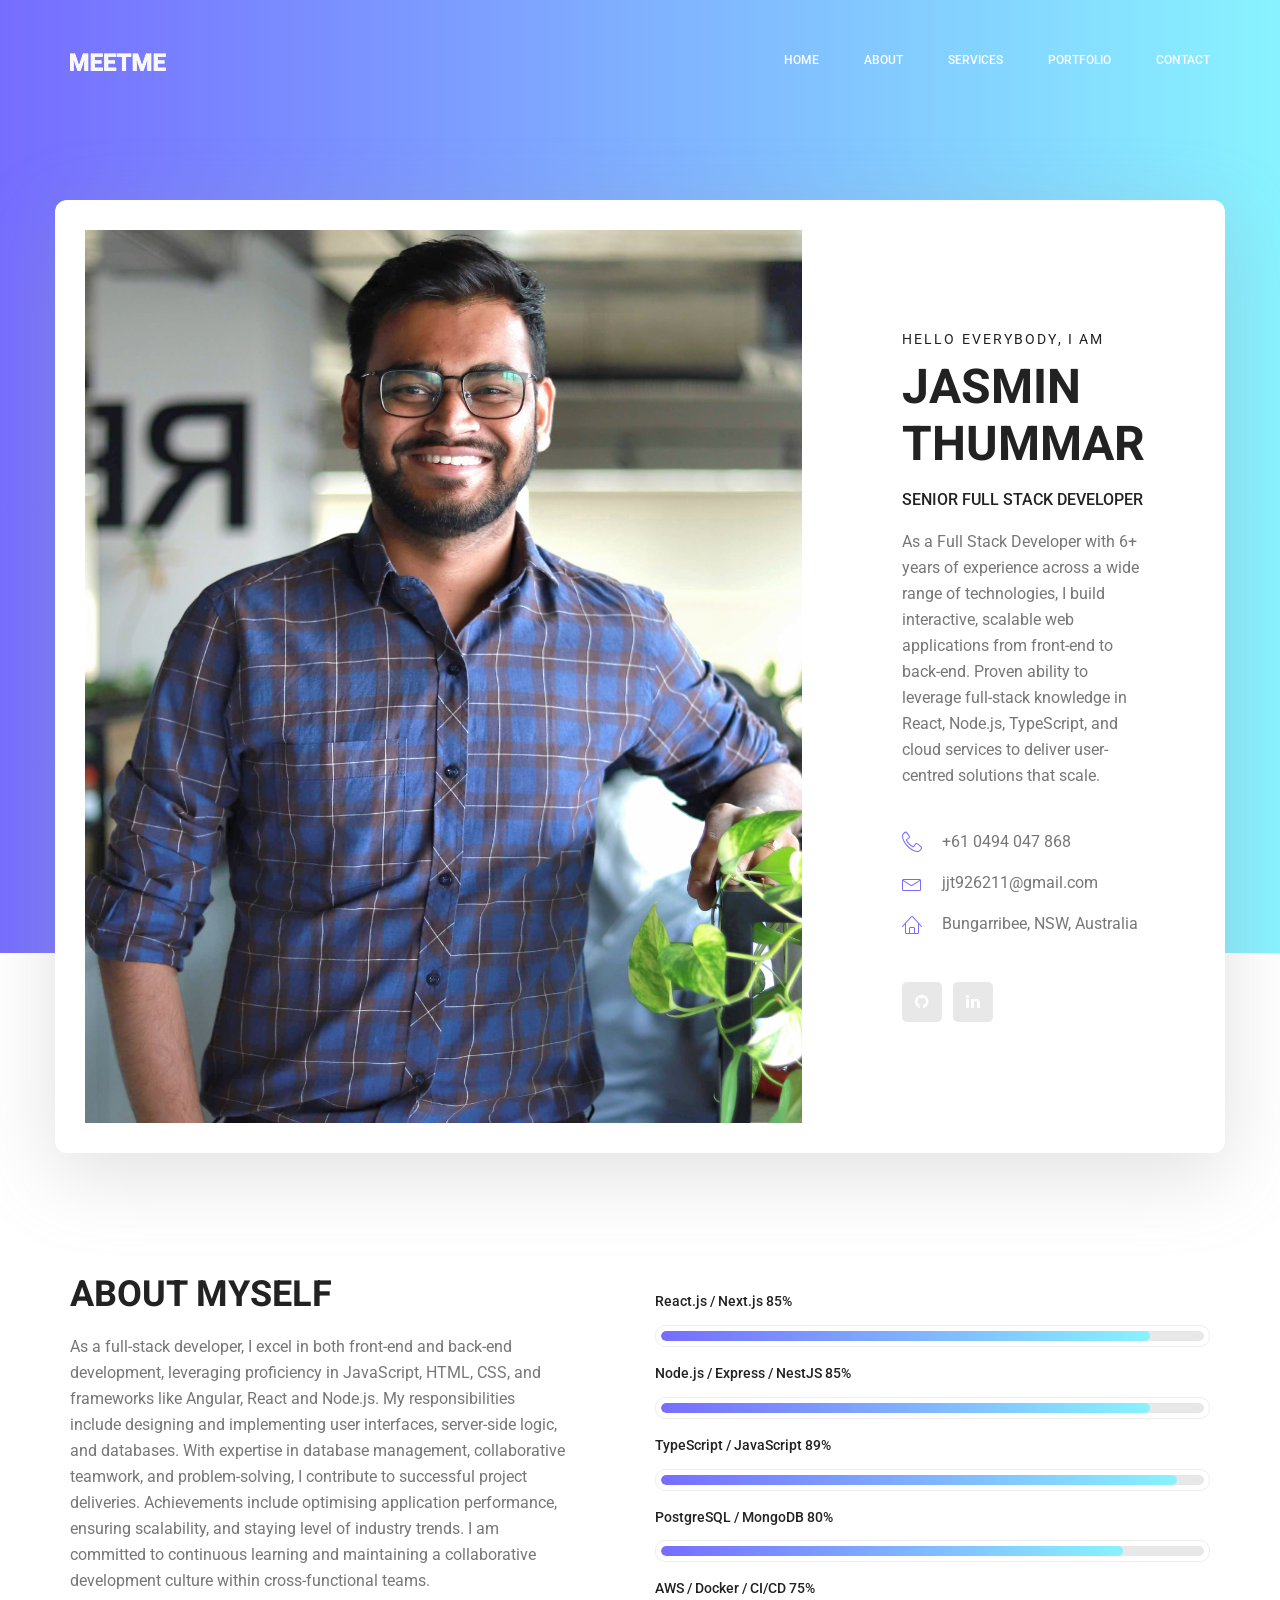
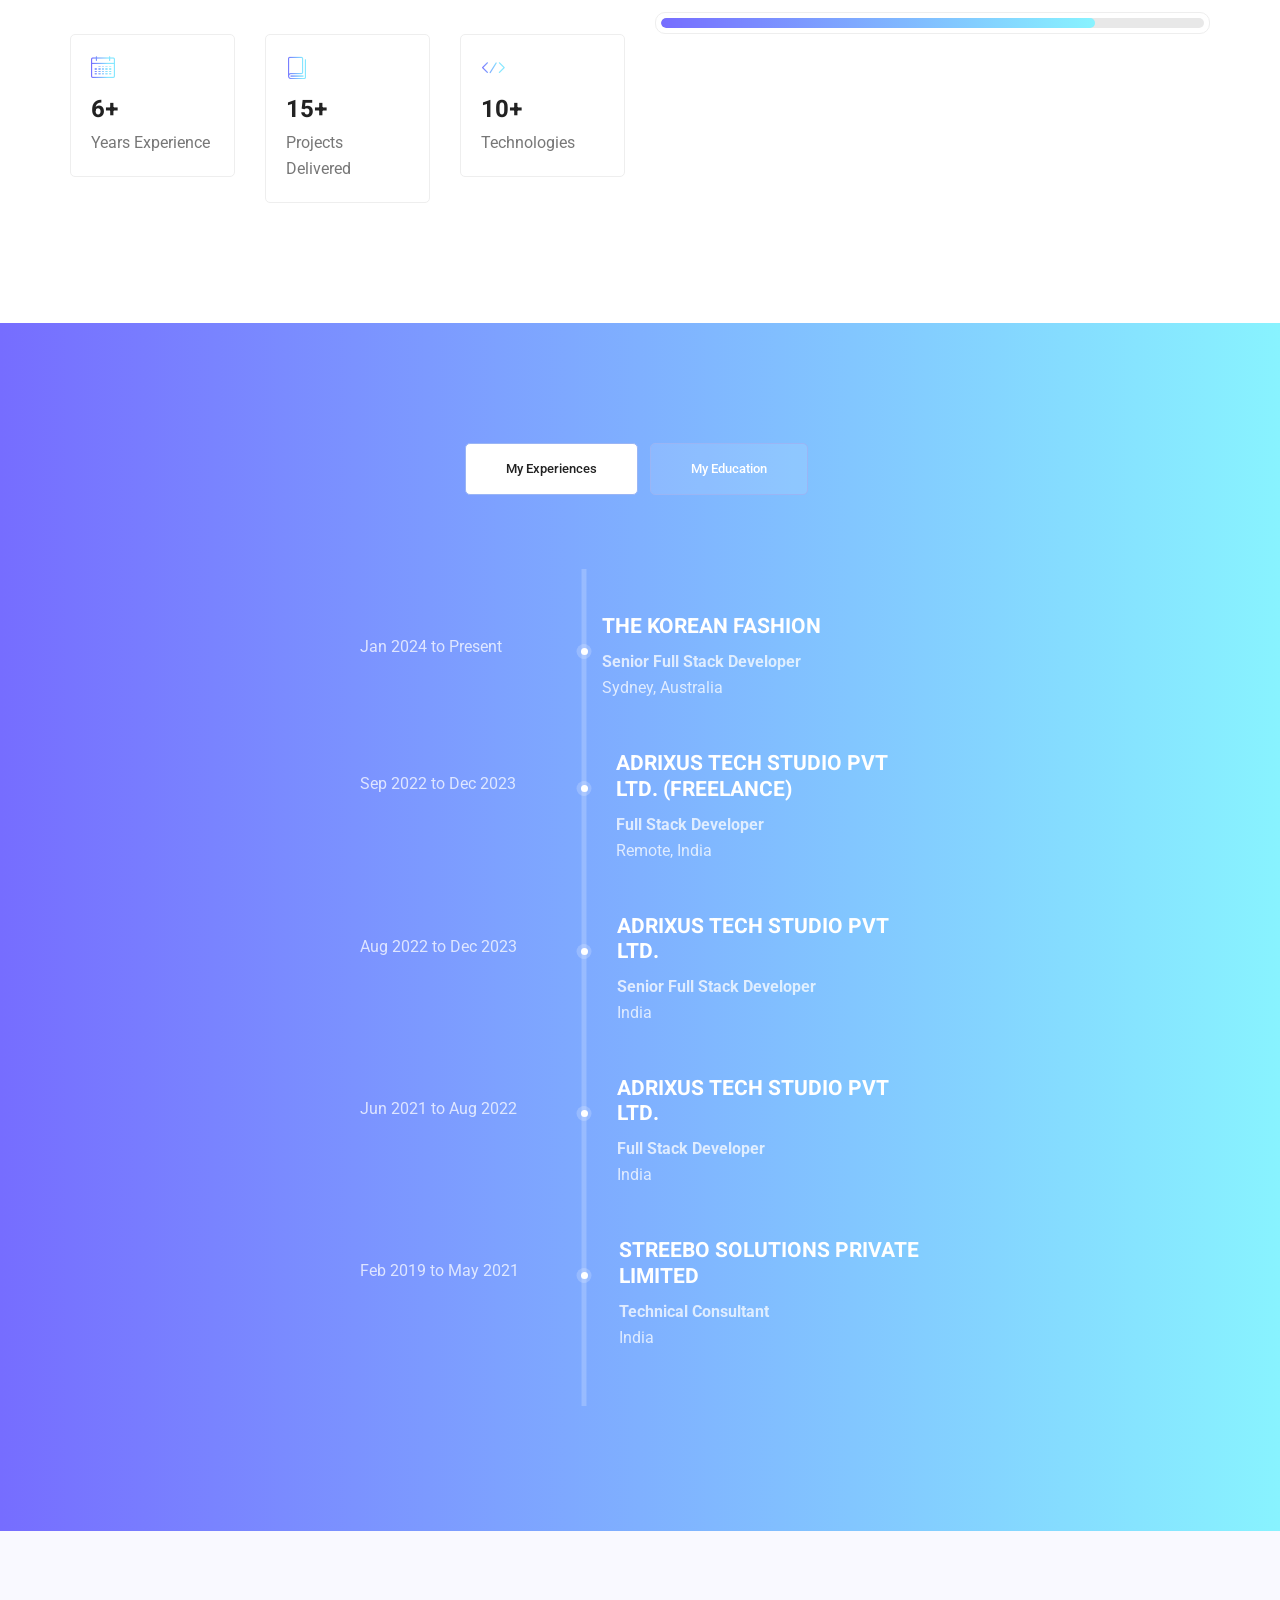
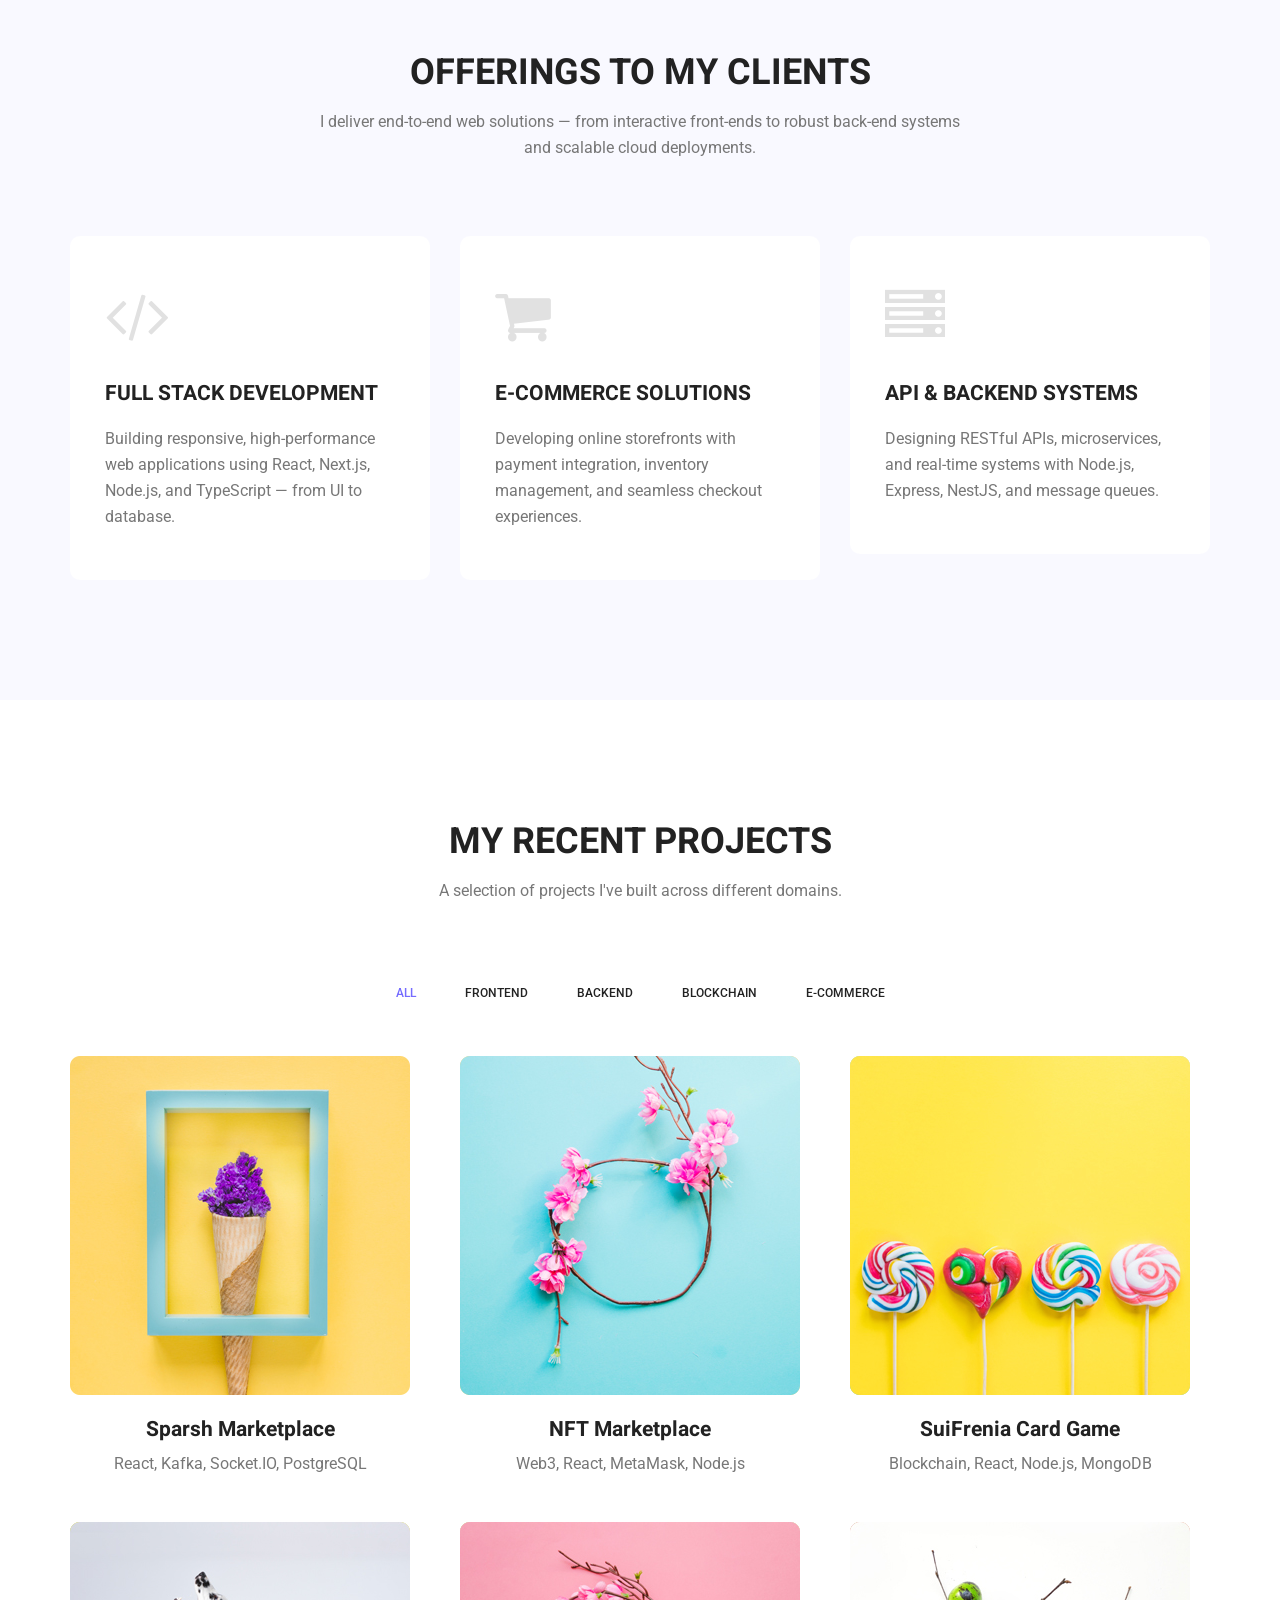
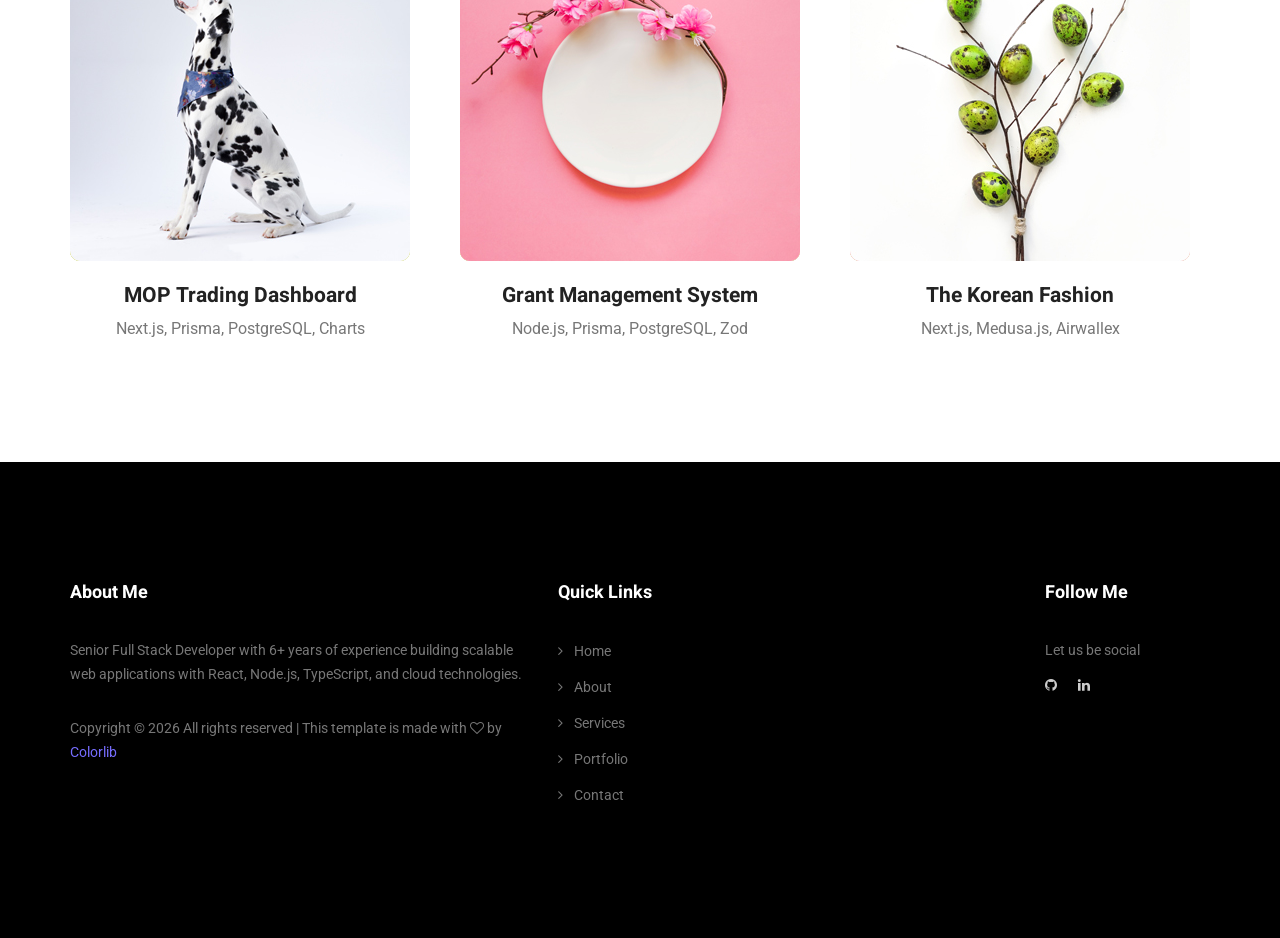
<file: index.html>
<!DOCTYPE html>
<html lang="en">
  <head>
    <!-- Required meta tags -->
    <meta charset="utf-8" />
    <meta
      name="viewport"
      content="width=device-width, initial-scale=1, shrink-to-fit=no"
    />
    <meta name="description" content="Jasmin Thummar - Senior Full Stack Developer with 6+ years of experience in React, Node.js, TypeScript, and cloud technologies." />
    <link rel="icon" href="img/favicon.png" type="image/png" />
    <title>Jasmin Thummar | Full Stack Developer</title>
    <!-- Bootstrap CSS -->
    <link rel="stylesheet" href="css/bootstrap.css" />
    <link rel="stylesheet" href="vendors/linericon/style.css" />
    <link rel="stylesheet" href="css/font-awesome.min.css" />
    <link rel="stylesheet" href="vendors/owl-carousel/owl.carousel.min.css" />
    <link rel="stylesheet" href="vendors/lightbox/simpleLightbox.css" />
    <link rel="stylesheet" href="vendors/nice-select/css/nice-select.css" />
    <link rel="stylesheet" href="vendors/animate-css/animate.css" />
    <link rel="stylesheet" href="vendors/popup/magnific-popup.css" />
    <link rel="stylesheet" href="vendors/flaticon/flaticon.css" />
    <!-- main css -->
    <link rel="stylesheet" href="css/style.css" />
    <link rel="stylesheet" href="css/responsive.css" />
  </head>
  <body>
    <!--================Header Menu Area =================-->
    <header class="header_area">
      <div class="main_menu">
        <nav class="navbar navbar-expand-lg navbar-light">
          <div class="container box_1620">
            <!-- Brand and toggle get grouped for better mobile display -->
            <a class="navbar-brand logo_h" href="index.html"
              ><img src="img/logo.png" alt=""
            /></a>
            <button
              class="navbar-toggler"
              type="button"
              data-toggle="collapse"
              data-target="#navbarSupportedContent"
              aria-controls="navbarSupportedContent"
              aria-expanded="false"
              aria-label="Toggle navigation"
            >
              <span class="icon-bar"></span>
              <span class="icon-bar"></span>
              <span class="icon-bar"></span>
            </button>
            <!-- Collect the nav links, forms, and other content for toggling -->
            <div
              class="collapse navbar-collapse offset"
              id="navbarSupportedContent"
            >
              <ul class="nav navbar-nav menu_nav ml-auto">
                <li class="nav-item active">
                  <a class="nav-link" href="index.html">Home</a>
                </li>
                <li class="nav-item">
                  <a class="nav-link" href="about-us.html">About</a>
                </li>
                <li class="nav-item">
                  <a class="nav-link" href="services.html">Services</a>
                </li>
                <li class="nav-item">
                  <a class="nav-link" href="portfolio.html">Portfolio</a>
                </li>
                <li class="nav-item">
                  <a class="nav-link" href="contact.html">Contact</a>
                </li>
              </ul>
            </div>
          </div>
        </nav>
      </div>
    </header>
    <!--================Header Menu Area =================-->

    <!--================Home Banner Area =================-->
    <section class="home_banner_area">
      <div class="container box_1620">
        <div class="banner_inner d-flex align-items-center">
          <div class="banner_content">
            <div class="media">
              <div class="d-flex">
                <img class="personal_profile" src="img/personal.jpg" alt="" />
              </div>
              <div class="media-body">
                <div class="personal_text">
                  <h6>Hello Everybody, i am</h6>
                  <h3>Jasmin Thummar</h3>
                  <h4>Senior Full Stack Developer</h4>
                  <p>
                    As a Full Stack Developer with 6+ years of experience across
                    a wide range of technologies, I build interactive, scalable
                    web applications from front-end to back-end. Proven ability
                    to leverage full-stack knowledge in React, Node.js,
                    TypeScript, and cloud services to deliver user-centred
                    solutions that scale.
                  </p>
                  <ul class="list basic_info">
                    <li>
                      <a href="#"
                        ><i class="lnr lnr-phone-handset"></i> +61 0494 047
                        868</a
                      >
                    </li>
                    <li>
                      <a href="#"
                        ><i class="lnr lnr-envelope"></i>jjt926211@gmail.com</a
                      >
                    </li>
                    <li>
                      <a href="#"
                        ><i class="lnr lnr-home"></i>Bungarribee, NSW, Australia</a
                      >
                    </li>
                  </ul>
                  <ul class="list personal_social">
                    <li>
                      <a
                        href="https://github.com/jasmin926211?tab=repositories"
                        target="_blank"
                        ><i class="fa fa-github"></i
                      ></a>
                    </li>
                    <li>
                      <a
                        href="https://www.linkedin.com/in/jasmin-thummar-3a6225126/"
                        target="_blank"
                        ><i class="fa fa-linkedin"></i
                      ></a>
                    </li>
                  </ul>
                </div>
              </div>
            </div>
          </div>
        </div>
      </div>
    </section>
    <!--================End Home Banner Area =================-->

    <!--================Welcome Area =================-->
    <section class="welcome_area p_120">
      <div class="container">
        <div class="row welcome_inner">
          <div class="col-lg-6">
            <div class="welcome_text">
              <h4>About Myself</h4>
              <p>
                As a full-stack developer, I excel in both front-end and
                back-end development, leveraging proficiency in JavaScript,
                HTML, CSS, and frameworks like Angular, React and Node.js. My
                responsibilities include designing and implementing user
                interfaces, server-side logic, and databases. With expertise in
                database management, collaborative teamwork, and
                problem-solving, I contribute to successful project deliveries.
                Achievements include optimising application performance,
                ensuring scalability, and staying level of industry trends. I am
                committed to continuous learning and maintaining a collaborative
                development culture within cross-functional teams.
              </p>
              <div class="row">
                <div class="col-md-4">
                  <div class="wel_item">
                    <i class="lnr lnr-calendar-full"></i>
                    <h4>6+</h4>
                    <p>Years Experience</p>
                  </div>
                </div>
                <div class="col-md-4">
                  <div class="wel_item">
                    <i class="lnr lnr-book"></i>
                    <h4>15+</h4>
                    <p>Projects Delivered</p>
                  </div>
                </div>
                <div class="col-md-4">
                  <div class="wel_item">
                    <i class="lnr lnr-code"></i>
                    <h4>10+</h4>
                    <p>Technologies</p>
                  </div>
                </div>
              </div>
            </div>
          </div>
          <div class="col-lg-6">
            <div class="tools_expert">
              <div class="skill_main">
                <div class="skill_item">
                  <h4>React.js / Next.js <span class="counter">90</span>%</h4>
                  <div class="progress_br">
                    <div class="progress">
                      <div
                        class="progress-bar"
                        role="progressbar"
                        aria-valuenow="90"
                        aria-valuemin="0"
                        aria-valuemax="100"
                      ></div>
                    </div>
                  </div>
                </div>
                <div class="skill_item">
                  <h4>Node.js / Express / NestJS <span class="counter">90</span>%</h4>
                  <div class="progress_br">
                    <div class="progress">
                      <div
                        class="progress-bar"
                        role="progressbar"
                        aria-valuenow="90"
                        aria-valuemin="0"
                        aria-valuemax="100"
                      ></div>
                    </div>
                  </div>
                </div>
                <div class="skill_item">
                  <h4>TypeScript / JavaScript <span class="counter">95</span>%</h4>
                  <div class="progress_br">
                    <div class="progress">
                      <div
                        class="progress-bar"
                        role="progressbar"
                        aria-valuenow="95"
                        aria-valuemin="0"
                        aria-valuemax="100"
                      ></div>
                    </div>
                  </div>
                </div>
                <div class="skill_item">
                  <h4>PostgreSQL / MongoDB <span class="counter">85</span>%</h4>
                  <div class="progress_br">
                    <div class="progress">
                      <div
                        class="progress-bar"
                        role="progressbar"
                        aria-valuenow="85"
                        aria-valuemin="0"
                        aria-valuemax="100"
                      ></div>
                    </div>
                  </div>
                </div>
                <div class="skill_item">
                  <h4>AWS / Docker / CI/CD <span class="counter">80</span>%</h4>
                  <div class="progress_br">
                    <div class="progress">
                      <div
                        class="progress-bar"
                        role="progressbar"
                        aria-valuenow="80"
                        aria-valuemin="0"
                        aria-valuemax="100"
                      ></div>
                    </div>
                  </div>
                </div>
              </div>
            </div>
          </div>
        </div>
      </div>
    </section>
    <!--================End Welcome Area =================-->

    <!--================My Tabs Area =================-->
    <section class="mytabs_area p_120">
      <div class="container">
        <div class="tabs_inner">
          <ul class="nav nav-tabs" id="myTab" role="tablist">
            <li class="nav-item">
              <a
                class="nav-link active"
                id="home-tab"
                data-toggle="tab"
                href="#home"
                role="tab"
                aria-controls="home"
                aria-selected="true"
                >My Experiences</a
              >
            </li>
            <li class="nav-item">
              <a
                class="nav-link"
                id="profile-tab"
                data-toggle="tab"
                href="#profile"
                role="tab"
                aria-controls="profile"
                aria-selected="false"
                >My Education</a
              >
            </li>
          </ul>
          <div class="tab-content" id="myTabContent">
            <div
              class="tab-pane fade show active"
              id="home"
              role="tabpanel"
              aria-labelledby="home-tab"
            >
              <ul class="list">
                <li>
                  <span></span>
                  <div class="media">
                    <div class="d-flex">
                      <p>Jan 2024 to Present</p>
                    </div>
                    <div class="media-body">
                      <h4>The Korean Fashion</h4>
                      <p><strong>Senior Full Stack Developer</strong> <br />Sydney, Australia</p>
                    </div>
                  </div>
                </li>
                <li>
                  <span></span>
                  <div class="media">
                    <div class="d-flex">
                      <p>Sep 2022 to Dec 2023</p>
                    </div>
                    <div class="media-body">
                      <h4>Adrixus Tech Studio Pvt Ltd. (Freelance)</h4>
                      <p><strong>Full Stack Developer</strong> <br />Remote, India</p>
                    </div>
                  </div>
                </li>
                <li>
                  <span></span>
                  <div class="media">
                    <div class="d-flex">
                      <p>Aug 2022 to Dec 2023</p>
                    </div>
                    <div class="media-body">
                      <h4>Adrixus Tech Studio Pvt Ltd.</h4>
                      <p>
                        <strong>Senior Full Stack Developer</strong> <br />India
                      </p>
                    </div>
                  </div>
                </li>
                <li>
                  <span></span>
                  <div class="media">
                    <div class="d-flex">
                      <p>Jun 2021 to Aug 2022</p>
                    </div>
                    <div class="media-body">
                      <h4>Adrixus Tech Studio Pvt Ltd.</h4>
                      <p><strong>Full Stack Developer</strong> <br />India</p>
                    </div>
                  </div>
                </li>
                <li>
                  <span></span>
                  <div class="media">
                    <div class="d-flex">
                      <p>Feb 2019 to May 2021</p>
                    </div>
                    <div class="media-body">
                      <h4>Streebo Solutions Private Limited</h4>
                      <p><strong>Technical Consultant</strong> <br />India</p>
                    </div>
                  </div>
                </li>
              </ul>
            </div>
            <div
              class="tab-pane fade"
              id="profile"
              role="tabpanel"
              aria-labelledby="profile-tab"
            >
              <ul class="list">
                <li>
                  <span></span>
                  <div class="media">
                    <div class="d-flex">
                      <p>2024 to 2025</p>
                    </div>
                    <div class="media-body">
                      <h4>University of Technology Sydney (UTS)</h4>
                      <p>
                        Master of Information Technology <br />Sydney, Australia
                      </p>
                    </div>
                  </div>
                </li>
                <li>
                  <span></span>
                  <div class="media">
                    <div class="d-flex">
                      <p>2019 to 2021</p>
                    </div>
                    <div class="media-body">
                      <h4>Vellore Institute of Technology (VIT)</h4>
                      <p>
                        Master of Computer Applications <br />Vellore, India
                      </p>
                    </div>
                  </div>
                </li>
                <li>
                  <span></span>
                  <div class="media">
                    <div class="d-flex">
                      <p>2015 to 2018</p>
                    </div>
                    <div class="media-body">
                      <h4>L.D. College of Engineering</h4>
                      <p>
                        Bachelor of Computer Engineering <br />Ahmedabad, India
                      </p>
                    </div>
                  </div>
                </li>
              </ul>
            </div>
          </div>
        </div>
      </div>
    </section>
    <!--================End My Tabs Area =================-->

    <!--================Feature Area =================-->
    <section class="feature_area p_120">
      <div class="container">
        <div class="main_title">
          <h2>offerings to my clients</h2>
          <p>
            I deliver end-to-end web solutions — from interactive front-ends
            to robust back-end systems and scalable cloud deployments.
          </p>
        </div>
        <div class="feature_inner row">
          <div class="col-lg-4 col-md-6">
            <div class="feature_item">
              <i class="fa fa-code"></i>
              <h4>Full Stack Development</h4>
              <p>
                Building responsive, high-performance web applications using
                React, Next.js, Node.js, and TypeScript — from UI to database.
              </p>
            </div>
          </div>
          <div class="col-lg-4 col-md-6">
            <div class="feature_item">
              <i class="fa fa-shopping-cart"></i>
              <h4>E-Commerce Solutions</h4>
              <p>
                Developing online storefronts with payment integration,
                inventory management, and seamless checkout experiences.
              </p>
            </div>
          </div>
          <div class="col-lg-4 col-md-6">
            <div class="feature_item">
              <i class="fa fa-server"></i>
              <h4>API &amp; Backend Systems</h4>
              <p>
                Designing RESTful APIs, microservices, and real-time systems
                with Node.js, Express, NestJS, and message queues.
              </p>
            </div>
          </div>
        </div>
      </div>
    </section>
    <!--================End Feature Area =================-->

    <!--================Home Gallery Area =================-->
    <section class="home_gallery_area p_120">
      <div class="container">
        <div class="main_title">
          <h2>My Recent Projects</h2>
          <p>A selection of projects I've built across different domains.</p>
        </div>
        <div class="isotope_fillter">
          <ul class="gallery_filter list">
            <li class="active" data-filter="*"><a href="#">All</a></li>
            <li data-filter=".frontend"><a href="#">Frontend</a></li>
            <li data-filter=".backend"><a href="#">Backend</a></li>
            <li data-filter=".blockchain"><a href="#">Blockchain</a></li>
            <li data-filter=".ecommerce"><a href="#">E-Commerce</a></li>
          </ul>
        </div>
      </div>
      <div class="container">
        <div class="gallery_f_inner row imageGallery1">
          <div class="col-lg-4 col-md-4 col-sm-6 frontend ecommerce">
            <div class="h_gallery_item">
              <div class="g_img_item">
                <img class="img-fluid" src="img/gallery/project-1.jpg" alt="" />
                <a class="light" href="img/gallery/project-1.jpg"
                  ><img src="img/gallery/icon.png" alt=""
                /></a>
              </div>
              <div class="g_item_text">
                <h4>Sparsh Marketplace</h4>
                <p>React, Kafka, Socket.IO, PostgreSQL</p>
              </div>
            </div>
          </div>
          <div class="col-lg-4 col-md-4 col-sm-6 frontend blockchain">
            <div class="h_gallery_item">
              <div class="g_img_item">
                <img class="img-fluid" src="img/gallery/project-2.jpg" alt="" />
                <a class="light" href="img/gallery/project-2.jpg"
                  ><img src="img/gallery/icon.png" alt=""
                /></a>
              </div>
              <div class="g_item_text">
                <h4>NFT Marketplace</h4>
                <p>Web3, React, MetaMask, Node.js</p>
              </div>
            </div>
          </div>
          <div class="col-lg-4 col-md-4 col-sm-6 frontend blockchain">
            <div class="h_gallery_item">
              <div class="g_img_item">
                <img class="img-fluid" src="img/gallery/project-3.jpg" alt="" />
                <a class="light" href="img/gallery/project-3.jpg"
                  ><img src="img/gallery/icon.png" alt=""
                /></a>
              </div>
              <div class="g_item_text">
                <h4>SuiFrenia Card Game</h4>
                <p>Blockchain, React, Node.js, MongoDB</p>
              </div>
            </div>
          </div>
          <div class="col-lg-4 col-md-4 col-sm-6 frontend backend">
            <div class="h_gallery_item">
              <div class="g_img_item">
                <img class="img-fluid" src="img/gallery/project-4.jpg" alt="" />
                <a class="light" href="img/gallery/project-4.jpg"
                  ><img src="img/gallery/icon.png" alt=""
                /></a>
              </div>
              <div class="g_item_text">
                <h4>MOP Trading Dashboard</h4>
                <p>Next.js, Prisma, PostgreSQL, Charts</p>
              </div>
            </div>
          </div>
          <div class="col-lg-4 col-md-4 col-sm-6 backend">
            <div class="h_gallery_item">
              <div class="g_img_item">
                <img class="img-fluid" src="img/gallery/project-5.jpg" alt="" />
                <a class="light" href="img/gallery/project-5.jpg"
                  ><img src="img/gallery/icon.png" alt=""
                /></a>
              </div>
              <div class="g_item_text">
                <h4>Grant Management System</h4>
                <p>Node.js, Prisma, PostgreSQL, Zod</p>
              </div>
            </div>
          </div>
          <div class="col-lg-4 col-md-4 col-sm-6 frontend ecommerce">
            <div class="h_gallery_item">
              <div class="g_img_item">
                <img class="img-fluid" src="img/gallery/project-6.jpg" alt="" />
                <a class="light" href="img/gallery/project-6.jpg"
                  ><img src="img/gallery/icon.png" alt=""
                /></a>
              </div>
              <div class="g_item_text">
                <h4>The Korean Fashion</h4>
                <p>Next.js, Medusa.js, Airwallex</p>
              </div>
            </div>
          </div>
        </div>
      </div>
    </section>
    <!--================End Home Gallery Area =================-->

    <!--================Footer Area =================-->
    <footer class="footer_area p_120">
      <div class="container">
        <div class="row footer_inner">
          <div class="col-lg-5 col-sm-6">
            <aside class="f_widget ab_widget">
              <div class="f_title">
                <h3>About Me</h3>
              </div>
              <p>
                Senior Full Stack Developer with 6+ years of experience
                building scalable web applications with React, Node.js,
                TypeScript, and cloud technologies.
              </p>
              <p>
                <!-- Link back to Colorlib can't be removed. Template is licensed under CC BY 3.0. -->
                Copyright &copy;
                <script>
                  document.write(new Date().getFullYear());
                </script>
                All rights reserved | This template is made with
                <i class="fa fa-heart-o" aria-hidden="true"></i> by
                <a href="https://colorlib.com" target="_blank">Colorlib</a>
                <!-- Link back to Colorlib can't be removed. Template is licensed under CC BY 3.0. -->
              </p>
            </aside>
          </div>
          <div class="col-lg-5 col-sm-6">
            <aside class="f_widget news_widget">
              <div class="f_title">
                <h3>Quick Links</h3>
              </div>
              <ul class="list quick_links">
                <li><a href="index.html"><i class="fa fa-angle-right"></i> Home</a></li>
                <li><a href="about-us.html"><i class="fa fa-angle-right"></i> About</a></li>
                <li><a href="services.html"><i class="fa fa-angle-right"></i> Services</a></li>
                <li><a href="portfolio.html"><i class="fa fa-angle-right"></i> Portfolio</a></li>
                <li><a href="contact.html"><i class="fa fa-angle-right"></i> Contact</a></li>
              </ul>
            </aside>
          </div>
          <div class="col-lg-2">
            <aside class="f_widget social_widget">
              <div class="f_title">
                <h3>Follow Me</h3>
              </div>
              <p>Let us be social</p>
              <ul class="list">
                <li>
                  <a href="https://github.com/jasmin926211?tab=repositories" target="_blank"><i class="fa fa-github"></i></a>
                </li>
                <li>
                  <a href="https://www.linkedin.com/in/jasmin-thummar-3a6225126/" target="_blank"><i class="fa fa-linkedin"></i></a>
                </li>
              </ul>
            </aside>
          </div>
        </div>
      </div>
    </footer>
    <!--================End Footer Area =================-->

    <!-- Optional JavaScript -->
    <!-- jQuery first, then Popper.js, then Bootstrap JS -->
    <script src="js/jquery-3.3.1.min.js"></script>
    <script src="js/popper.js"></script>
    <script src="js/bootstrap.min.js"></script>
    <script src="js/stellar.js"></script>
    <script src="vendors/lightbox/simpleLightbox.min.js"></script>
    <script src="vendors/nice-select/js/jquery.nice-select.min.js"></script>
    <script src="vendors/isotope/imagesloaded.pkgd.min.js"></script>
    <script src="vendors/isotope/isotope.pkgd.min.js"></script>
    <script src="vendors/owl-carousel/owl.carousel.min.js"></script>
    <script src="vendors/popup/jquery.magnific-popup.min.js"></script>
    <script src="js/jquery.ajaxchimp.min.js"></script>
    <script src="vendors/counter-up/jquery.waypoints.min.js"></script>
    <script src="vendors/counter-up/jquery.counterup.min.js"></script>
    <script src="js/mail-script.js"></script>
    <script src="js/theme.js"></script>
  </body>
</html>
</file>
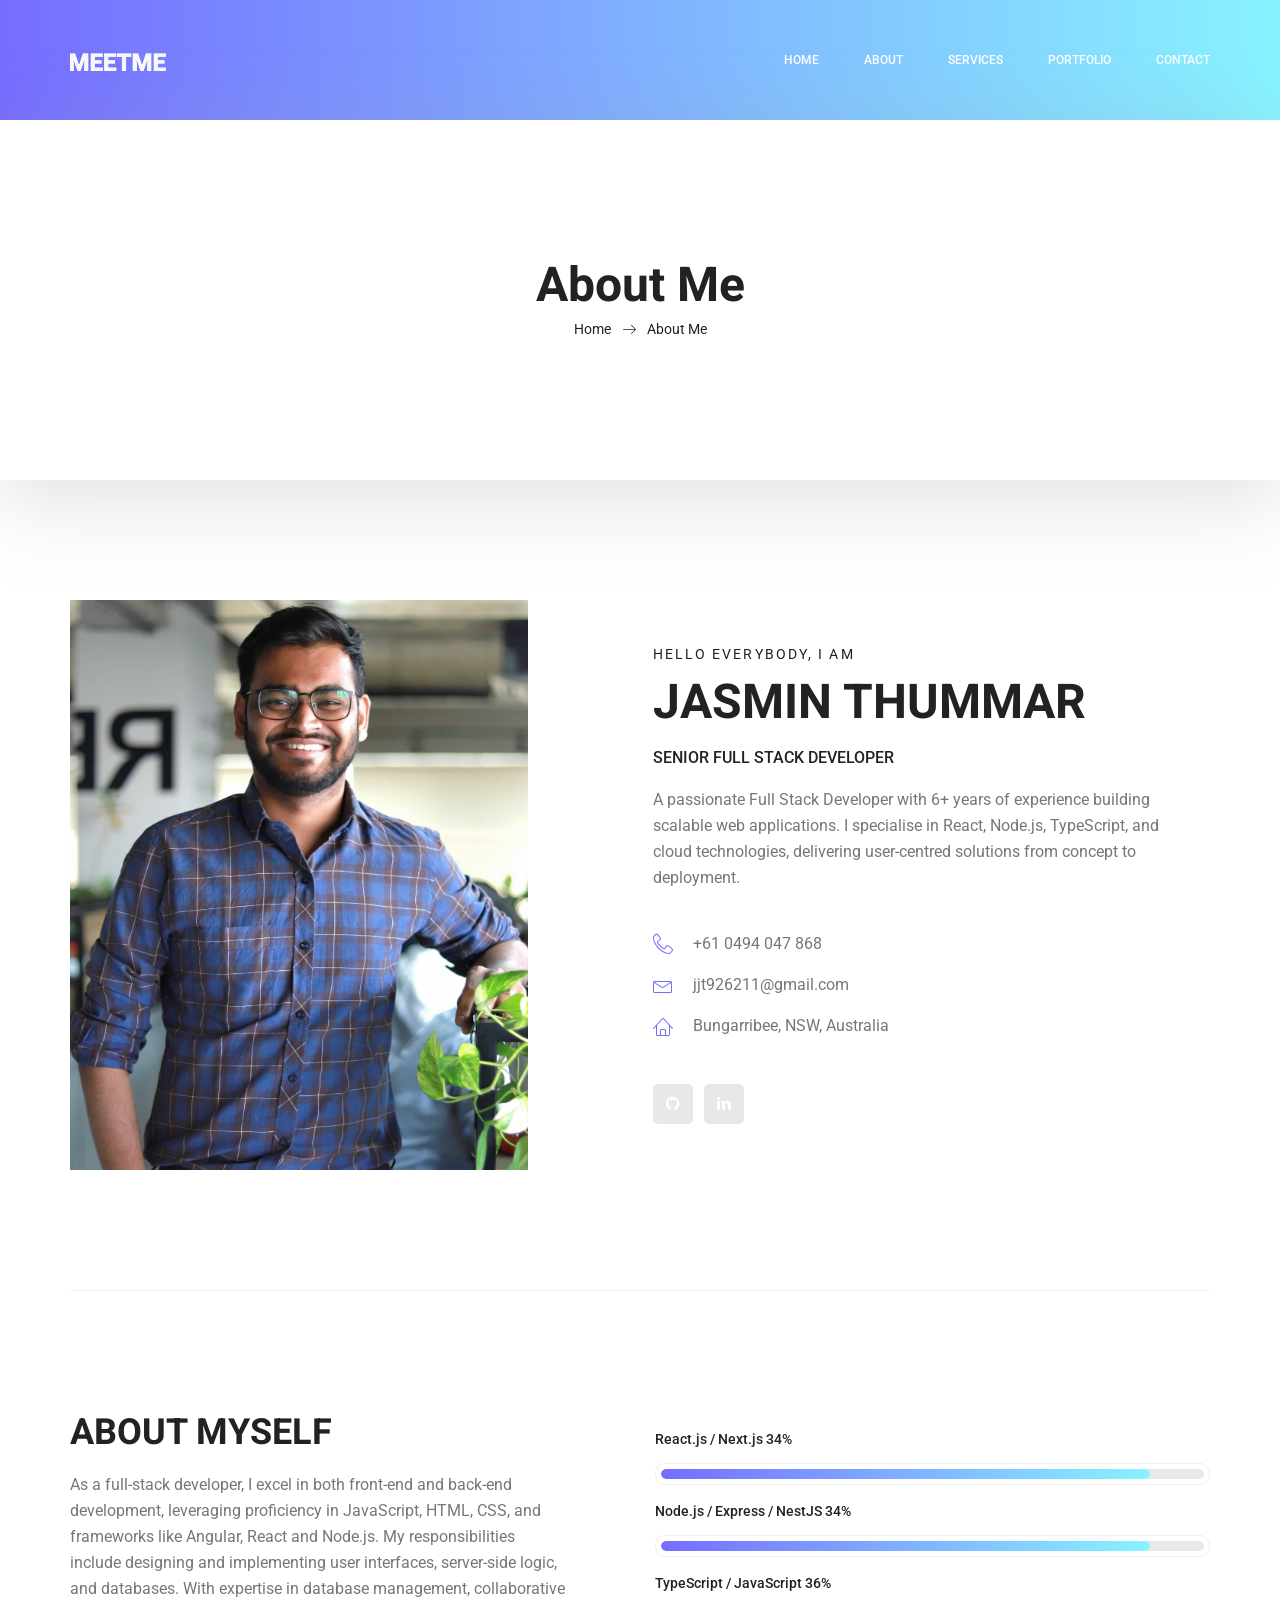
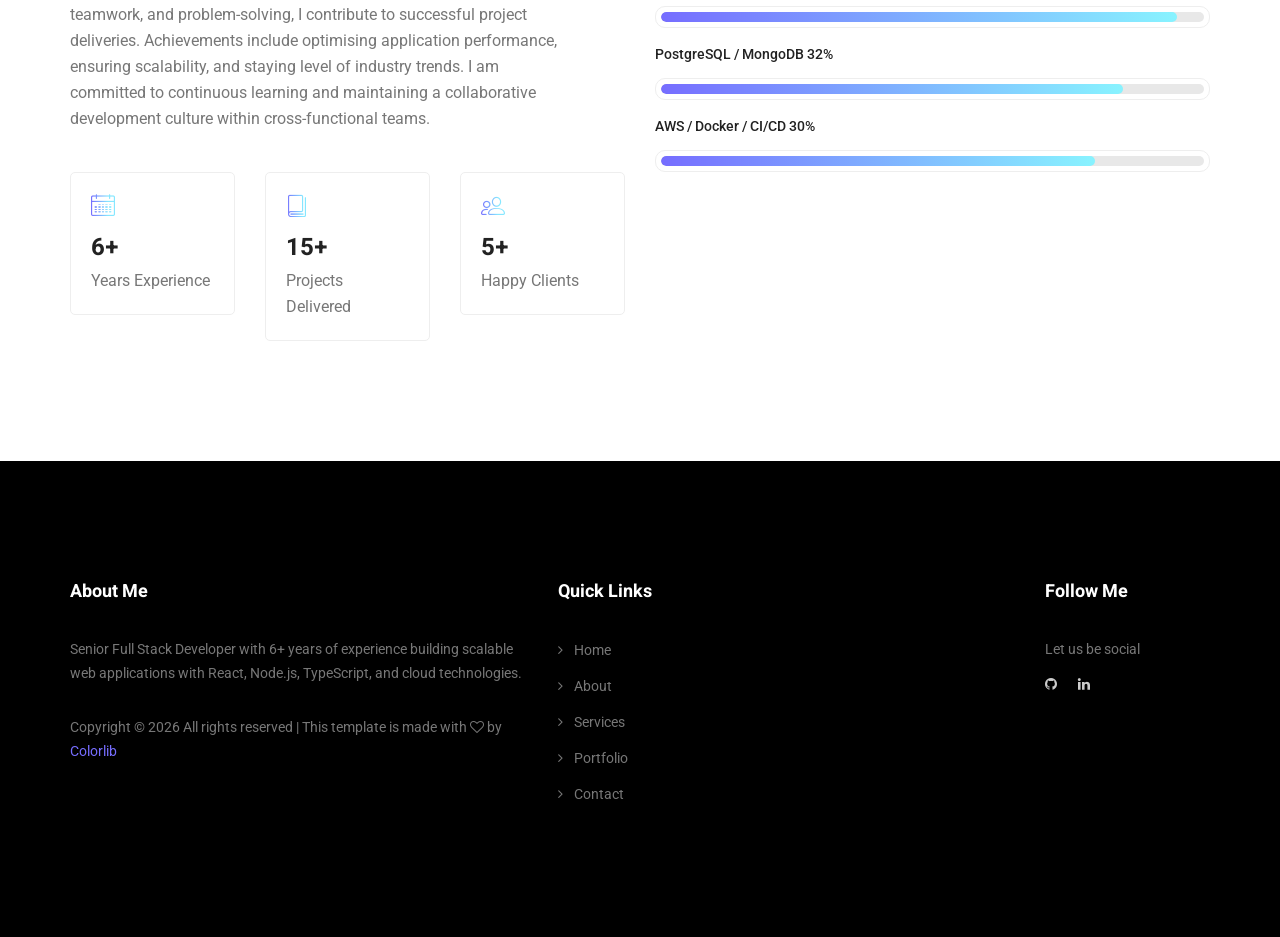
<file: about-us.html>
<!DOCTYPE html>
<html lang="en">
  <head>
    <!-- Required meta tags -->
    <meta charset="utf-8" />
    <meta
      name="viewport"
      content="width=device-width, initial-scale=1, shrink-to-fit=no"
    />
    <meta name="description" content="About Jasmin Thummar - Senior Full Stack Developer with 6+ years of experience." />
    <link rel="icon" href="img/favicon.png" type="image/png" />
    <title>About - Jasmin Thummar</title>
    <!-- Bootstrap CSS -->
    <link rel="stylesheet" href="css/bootstrap.css" />
    <link rel="stylesheet" href="vendors/linericon/style.css" />
    <link rel="stylesheet" href="css/font-awesome.min.css" />
    <link rel="stylesheet" href="vendors/owl-carousel/owl.carousel.min.css" />
    <link rel="stylesheet" href="vendors/lightbox/simpleLightbox.css" />
    <link rel="stylesheet" href="vendors/nice-select/css/nice-select.css" />
    <link rel="stylesheet" href="vendors/animate-css/animate.css" />
    <link rel="stylesheet" href="vendors/popup/magnific-popup.css" />
    <!-- main css -->
    <link rel="stylesheet" href="css/style.css" />
    <link rel="stylesheet" href="css/responsive.css" />
  </head>
  <body>
    <!--================Header Menu Area =================-->
    <header class="header_area">
      <div class="main_menu">
        <nav class="navbar navbar-expand-lg navbar-light">
          <div class="container box_1620">
            <a class="navbar-brand logo_h" href="index.html"
              ><img src="img/logo.png" alt=""
            /></a>
            <button
              class="navbar-toggler"
              type="button"
              data-toggle="collapse"
              data-target="#navbarSupportedContent"
              aria-controls="navbarSupportedContent"
              aria-expanded="false"
              aria-label="Toggle navigation"
            >
              <span class="icon-bar"></span>
              <span class="icon-bar"></span>
              <span class="icon-bar"></span>
            </button>
            <div
              class="collapse navbar-collapse offset"
              id="navbarSupportedContent"
            >
              <ul class="nav navbar-nav menu_nav ml-auto">
                <li class="nav-item">
                  <a class="nav-link" href="index.html">Home</a>
                </li>
                <li class="nav-item active">
                  <a class="nav-link" href="about-us.html">About</a>
                </li>
                <li class="nav-item">
                  <a class="nav-link" href="services.html">Services</a>
                </li>
                <li class="nav-item">
                  <a class="nav-link" href="portfolio.html">Portfolio</a>
                </li>
                <li class="nav-item">
                  <a class="nav-link" href="contact.html">Contact</a>
                </li>
              </ul>
            </div>
          </div>
        </nav>
      </div>
    </header>
    <!--================Header Menu Area =================-->

    <!--================Home Banner Area =================-->
    <section class="banner_area">
      <div class="box_1620">
        <div class="banner_inner d-flex align-items-center">
          <div class="container">
            <div class="banner_content text-center">
              <h2>About Me</h2>
              <div class="page_link">
                <a href="index.html">Home</a>
                <a href="about-us.html">About Me</a>
              </div>
            </div>
          </div>
        </div>
      </div>
    </section>
    <!--================End Home Banner Area =================-->

    <!--================Profile Area =================-->
    <section class="profile_area">
      <div class="container">
        <div class="profile_inner p_120">
          <div class="row">
            <div class="col-lg-5">
              <img class="img-fluid" src="img/personal-2.jpg" alt="" />
            </div>
            <div class="col-lg-7">
              <div class="personal_text">
                <h6>Hello Everybody, i am</h6>
                <h3>Jasmin Thummar</h3>
                <h4>Senior Full Stack Developer</h4>
                <p>
                  A passionate Full Stack Developer with 6+ years of experience
                  building scalable web applications. I specialise in React,
                  Node.js, TypeScript, and cloud technologies, delivering
                  user-centred solutions from concept to deployment.
                </p>
                <ul class="list basic_info">
                  <li>
                    <a href="#"
                      ><i class="lnr lnr-phone-handset"></i> +61 0494 047
                      868</a
                    >
                  </li>
                  <li>
                    <a href="#"
                      ><i class="lnr lnr-envelope"></i>jjt926211@gmail.com</a
                    >
                  </li>
                  <li>
                    <a href="#"
                      ><i class="lnr lnr-home"></i>Bungarribee, NSW, Australia</a
                    >
                  </li>
                </ul>
                <ul class="list personal_social">
                  <li>
                    <a href="https://github.com/jasmin926211?tab=repositories" target="_blank"><i class="fa fa-github"></i></a>
                  </li>
                  <li>
                    <a href="https://www.linkedin.com/in/jasmin-thummar-3a6225126/" target="_blank"><i class="fa fa-linkedin"></i></a>
                  </li>
                </ul>
              </div>
            </div>
          </div>
        </div>
      </div>
    </section>
    <!--================End Profile Area =================-->

    <!--================Welcome Area =================-->
    <section class="welcome_area p_120">
      <div class="container">
        <div class="row welcome_inner">
          <div class="col-lg-6">
            <div class="welcome_text">
              <h4>About Myself</h4>
              <p>
                As a full-stack developer, I excel in both front-end and
                back-end development, leveraging proficiency in JavaScript,
                HTML, CSS, and frameworks like Angular, React and Node.js. My
                responsibilities include designing and implementing user
                interfaces, server-side logic, and databases. With expertise in
                database management, collaborative teamwork, and
                problem-solving, I contribute to successful project deliveries.
                Achievements include optimising application performance,
                ensuring scalability, and staying level of industry trends. I am
                committed to continuous learning and maintaining a collaborative
                development culture within cross-functional teams.
              </p>
              <div class="row">
                <div class="col-md-4">
                  <div class="wel_item">
                    <i class="lnr lnr-calendar-full"></i>
                    <h4>6+</h4>
                    <p>Years Experience</p>
                  </div>
                </div>
                <div class="col-md-4">
                  <div class="wel_item">
                    <i class="lnr lnr-book"></i>
                    <h4>15+</h4>
                    <p>Projects Delivered</p>
                  </div>
                </div>
                <div class="col-md-4">
                  <div class="wel_item">
                    <i class="lnr lnr-users"></i>
                    <h4>5+</h4>
                    <p>Happy Clients</p>
                  </div>
                </div>
              </div>
            </div>
          </div>
          <div class="col-lg-6">
            <div class="tools_expert">
              <div class="skill_main">
                <div class="skill_item">
                  <h4>React.js / Next.js <span class="counter">90</span>%</h4>
                  <div class="progress_br">
                    <div class="progress">
                      <div
                        class="progress-bar"
                        role="progressbar"
                        aria-valuenow="90"
                        aria-valuemin="0"
                        aria-valuemax="100"
                      ></div>
                    </div>
                  </div>
                </div>
                <div class="skill_item">
                  <h4>Node.js / Express / NestJS <span class="counter">90</span>%</h4>
                  <div class="progress_br">
                    <div class="progress">
                      <div
                        class="progress-bar"
                        role="progressbar"
                        aria-valuenow="90"
                        aria-valuemin="0"
                        aria-valuemax="100"
                      ></div>
                    </div>
                  </div>
                </div>
                <div class="skill_item">
                  <h4>TypeScript / JavaScript <span class="counter">95</span>%</h4>
                  <div class="progress_br">
                    <div class="progress">
                      <div
                        class="progress-bar"
                        role="progressbar"
                        aria-valuenow="95"
                        aria-valuemin="0"
                        aria-valuemax="100"
                      ></div>
                    </div>
                  </div>
                </div>
                <div class="skill_item">
                  <h4>PostgreSQL / MongoDB <span class="counter">85</span>%</h4>
                  <div class="progress_br">
                    <div class="progress">
                      <div
                        class="progress-bar"
                        role="progressbar"
                        aria-valuenow="85"
                        aria-valuemin="0"
                        aria-valuemax="100"
                      ></div>
                    </div>
                  </div>
                </div>
                <div class="skill_item">
                  <h4>AWS / Docker / CI/CD <span class="counter">80</span>%</h4>
                  <div class="progress_br">
                    <div class="progress">
                      <div
                        class="progress-bar"
                        role="progressbar"
                        aria-valuenow="80"
                        aria-valuemin="0"
                        aria-valuemax="100"
                      ></div>
                    </div>
                  </div>
                </div>
              </div>
            </div>
          </div>
        </div>
      </div>
    </section>
    <!--================End Welcome Area =================-->

    <!--================Footer Area =================-->
    <footer class="footer_area p_120">
      <div class="container">
        <div class="row footer_inner">
          <div class="col-lg-5 col-sm-6">
            <aside class="f_widget ab_widget">
              <div class="f_title">
                <h3>About Me</h3>
              </div>
              <p>
                Senior Full Stack Developer with 6+ years of experience
                building scalable web applications with React, Node.js,
                TypeScript, and cloud technologies.
              </p>
              <p>
                <!-- Link back to Colorlib can't be removed. Template is licensed under CC BY 3.0. -->
                Copyright &copy;
                <script>
                  document.write(new Date().getFullYear());
                </script>
                All rights reserved | This template is made with
                <i class="fa fa-heart-o" aria-hidden="true"></i> by
                <a href="https://colorlib.com" target="_blank">Colorlib</a>
                <!-- Link back to Colorlib can't be removed. Template is licensed under CC BY 3.0. -->
              </p>
            </aside>
          </div>
          <div class="col-lg-5 col-sm-6">
            <aside class="f_widget news_widget">
              <div class="f_title">
                <h3>Quick Links</h3>
              </div>
              <ul class="list quick_links">
                <li><a href="index.html"><i class="fa fa-angle-right"></i> Home</a></li>
                <li><a href="about-us.html"><i class="fa fa-angle-right"></i> About</a></li>
                <li><a href="services.html"><i class="fa fa-angle-right"></i> Services</a></li>
                <li><a href="portfolio.html"><i class="fa fa-angle-right"></i> Portfolio</a></li>
                <li><a href="contact.html"><i class="fa fa-angle-right"></i> Contact</a></li>
              </ul>
            </aside>
          </div>
          <div class="col-lg-2">
            <aside class="f_widget social_widget">
              <div class="f_title">
                <h3>Follow Me</h3>
              </div>
              <p>Let us be social</p>
              <ul class="list">
                <li>
                  <a href="https://github.com/jasmin926211?tab=repositories" target="_blank"><i class="fa fa-github"></i></a>
                </li>
                <li>
                  <a href="https://www.linkedin.com/in/jasmin-thummar-3a6225126/" target="_blank"><i class="fa fa-linkedin"></i></a>
                </li>
              </ul>
            </aside>
          </div>
        </div>
      </div>
    </footer>
    <!--================End Footer Area =================-->

    <!-- Optional JavaScript -->
    <script src="js/jquery-3.3.1.min.js"></script>
    <script src="js/popper.js"></script>
    <script src="js/bootstrap.min.js"></script>
    <script src="js/stellar.js"></script>
    <script src="vendors/lightbox/simpleLightbox.min.js"></script>
    <script src="vendors/nice-select/js/jquery.nice-select.min.js"></script>
    <script src="vendors/isotope/imagesloaded.pkgd.min.js"></script>
    <script src="vendors/isotope/isotope.pkgd.min.js"></script>
    <script src="vendors/owl-carousel/owl.carousel.min.js"></script>
    <script src="vendors/popup/jquery.magnific-popup.min.js"></script>
    <script src="js/jquery.ajaxchimp.min.js"></script>
    <script src="vendors/counter-up/jquery.waypoints.min.js"></script>
    <script src="vendors/counter-up/jquery.counterup.min.js"></script>
    <script src="js/mail-script.js"></script>
    <script src="js/theme.js"></script>
  </body>
</html>
</file>
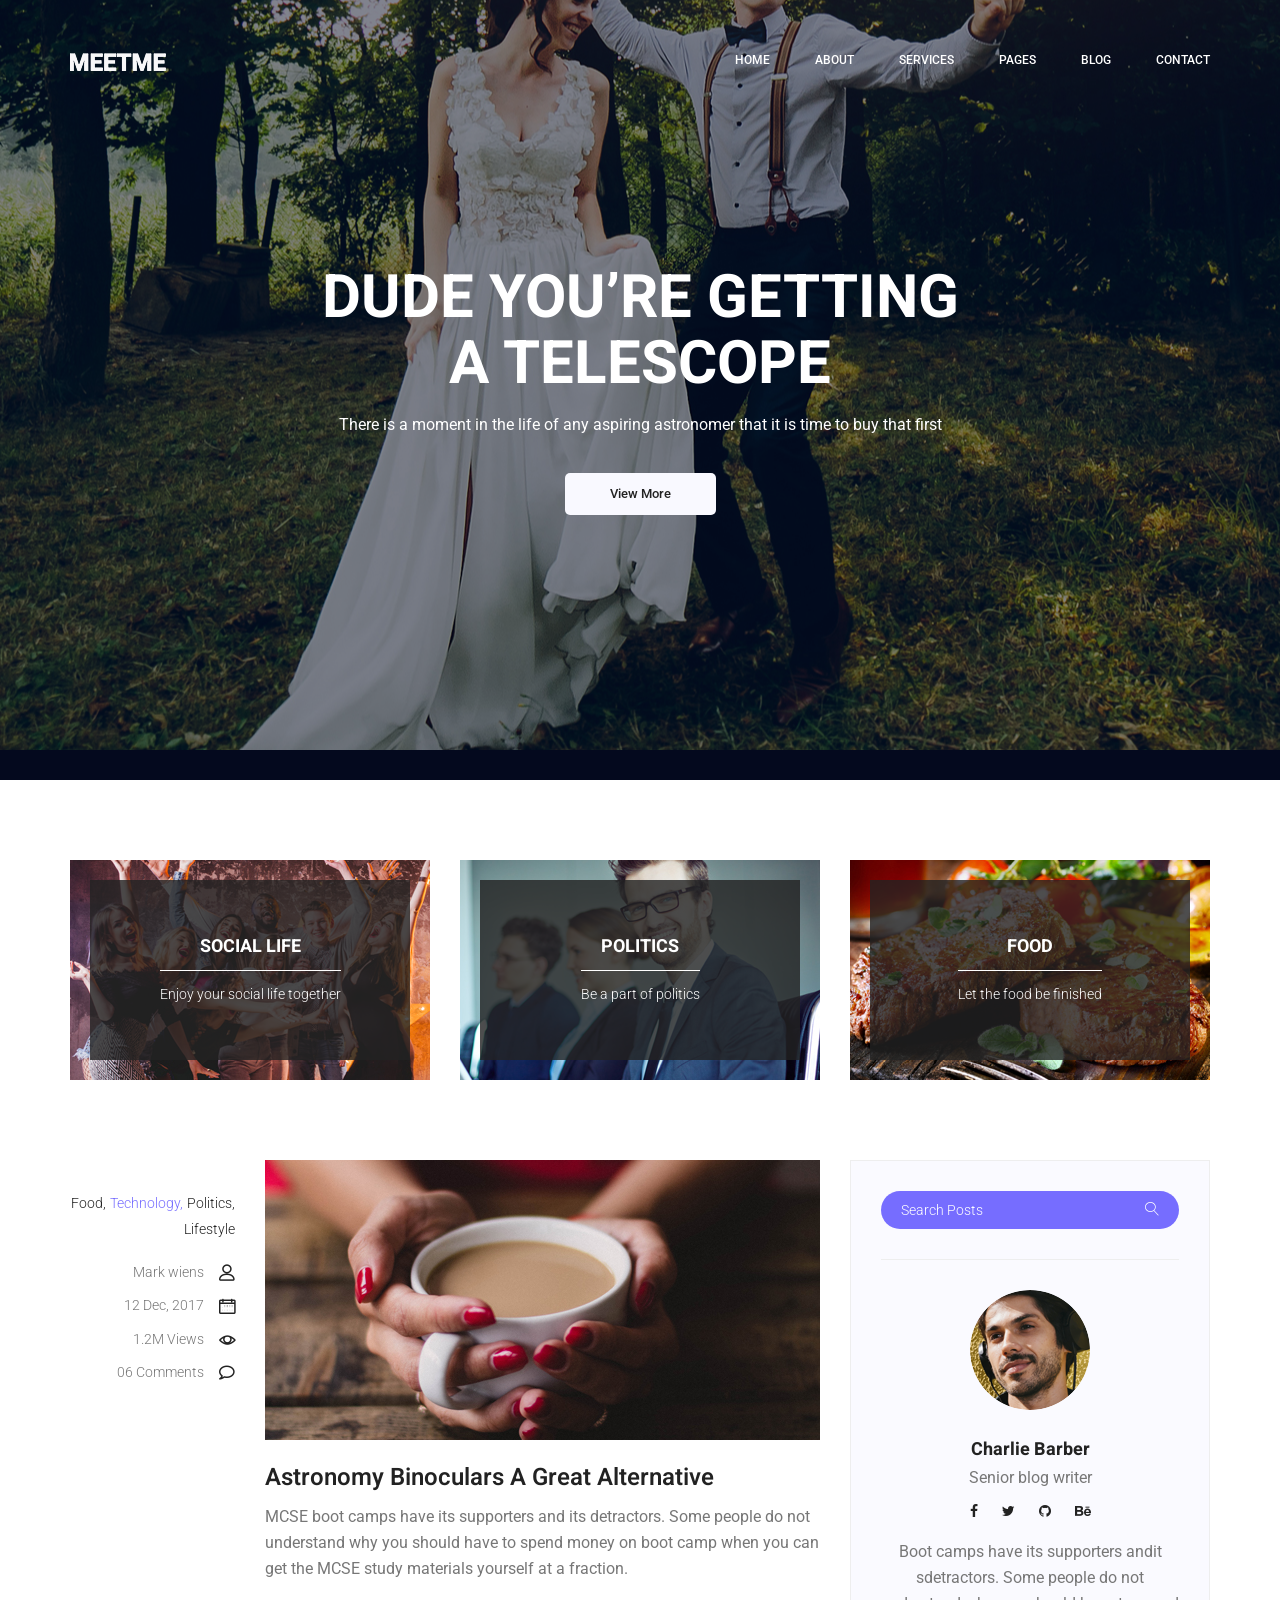
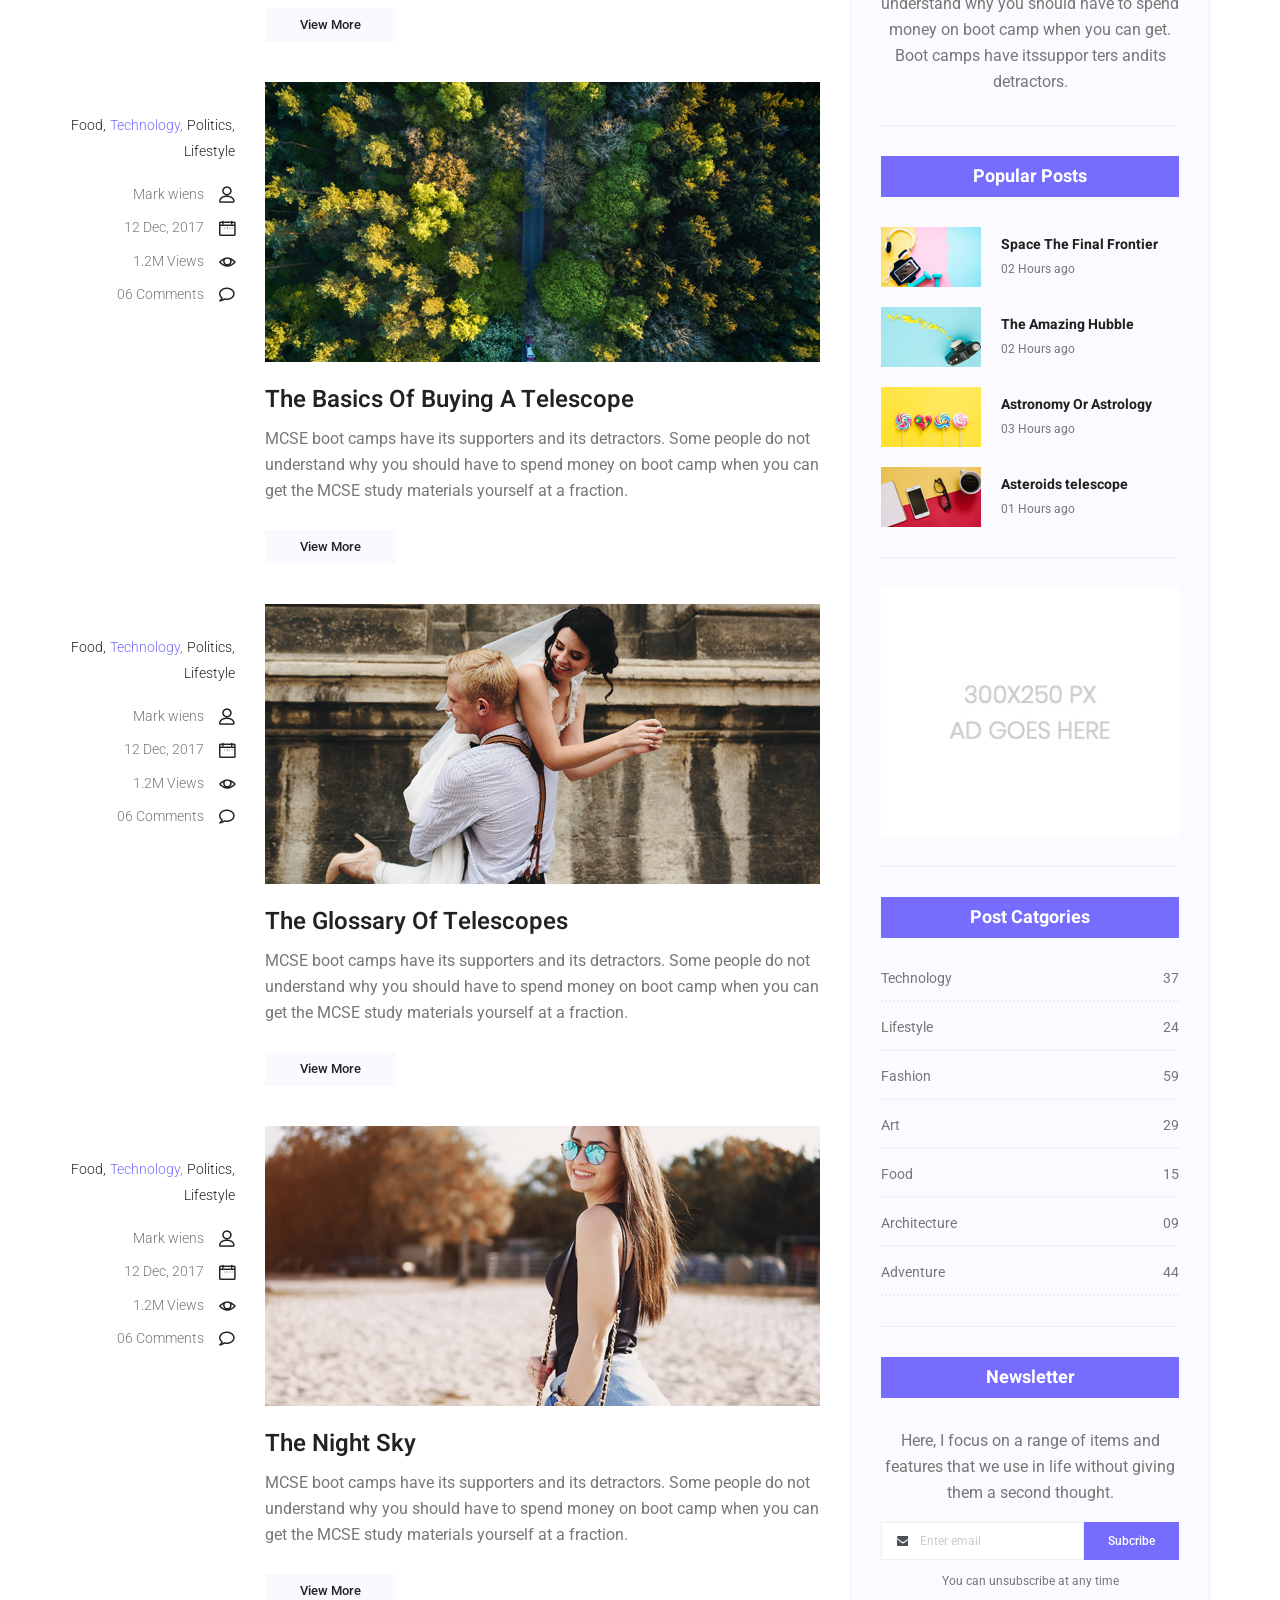
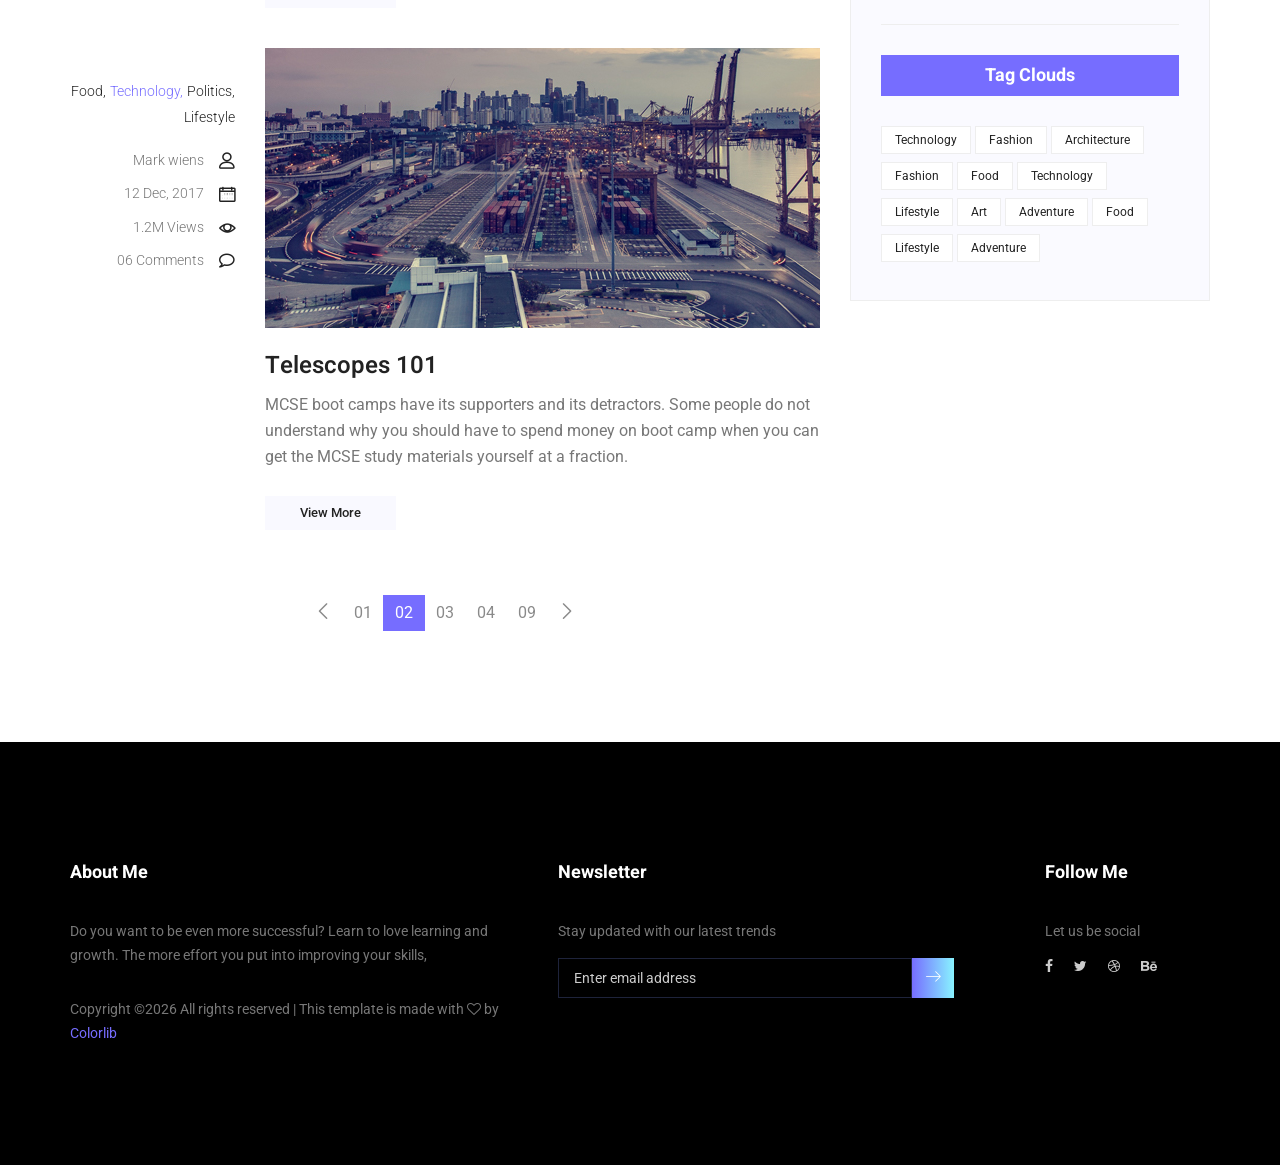
<file: blog.html>
<!doctype html>
<html lang="en">
    <head>
        <!-- Required meta tags -->
        <meta charset="utf-8">
        <meta name="viewport" content="width=device-width, initial-scale=1, shrink-to-fit=no">
        <link rel="icon" href="img/favicon.png" type="image/png">
        <title>MeetMe Personal</title>
        <!-- Bootstrap CSS -->
        <link rel="stylesheet" href="css/bootstrap.css">
        <link rel="stylesheet" href="vendors/linericon/style.css">
        <link rel="stylesheet" href="css/font-awesome.min.css">
        <link rel="stylesheet" href="vendors/owl-carousel/owl.carousel.min.css">
        <link rel="stylesheet" href="vendors/lightbox/simpleLightbox.css">
        <link rel="stylesheet" href="vendors/nice-select/css/nice-select.css">
        <link rel="stylesheet" href="vendors/animate-css/animate.css">
        <link rel="stylesheet" href="vendors/popup/magnific-popup.css">
        <!-- main css -->
        <link rel="stylesheet" href="css/style.css">
        <link rel="stylesheet" href="css/responsive.css">
    </head>
    <body>
        
        <!--================Header Menu Area =================-->
        <header class="header_area">
            <div class="main_menu">
            	<nav class="navbar navbar-expand-lg navbar-light">
					<div class="container box_1620">
						<!-- Brand and toggle get grouped for better mobile display -->
						<a class="navbar-brand logo_h" href="index.html"><img src="img/logo.png" alt=""></a>
						<button class="navbar-toggler" type="button" data-toggle="collapse" data-target="#navbarSupportedContent" aria-controls="navbarSupportedContent" aria-expanded="false" aria-label="Toggle navigation">
							<span class="icon-bar"></span>
							<span class="icon-bar"></span>
							<span class="icon-bar"></span>
						</button>
						<!-- Collect the nav links, forms, and other content for toggling -->
						<div class="collapse navbar-collapse offset" id="navbarSupportedContent">
							<ul class="nav navbar-nav menu_nav ml-auto">
								<li class="nav-item active"><a class="nav-link" href="index.html">Home</a></li> 
								<li class="nav-item"><a class="nav-link" href="about-us.html">About</a></li> 
								<li class="nav-item"><a class="nav-link" href="services.html">Services</a></li> 
								<li class="nav-item submenu dropdown">
									<a href="#" class="nav-link dropdown-toggle" data-toggle="dropdown" role="button" aria-haspopup="true" aria-expanded="false">Pages</a>
									<ul class="dropdown-menu">
										<li class="nav-item"><a class="nav-link" href="portfolio.html">Portfolio</a></li>
										<li class="nav-item"><a class="nav-link" href="elements.html">Elements</a></li>
									</ul>
								</li> 
								<li class="nav-item submenu dropdown">
									<a href="#" class="nav-link dropdown-toggle" data-toggle="dropdown" role="button" aria-haspopup="true" aria-expanded="false">Blog</a>
									<ul class="dropdown-menu">
										<li class="nav-item"><a class="nav-link" href="blog.html">Blog</a></li>
										<li class="nav-item"><a class="nav-link" href="single-blog.html">Blog Details</a></li>
									</ul>
								</li> 
								<li class="nav-item"><a class="nav-link" href="contact.html">Contact</a></li>
							</ul>
						</div> 
					</div>
            	</nav>
            </div>
        </header>
        <!--================Header Menu Area =================-->
        
        <!--================Home Banner Area =================-->
        <section class="home_banner_area blog_banner">
            <div class="banner_inner d-flex align-items-center">
            	<div class="overlay bg-parallax" data-stellar-ratio="0.9" data-stellar-vertical-offset="0" data-background=""></div>
				<div class="container">
					<div class="blog_b_text text-center">
						<h2>Dude You’re Getting <br /> a Telescope</h2>
						<p>There is a moment in the life of any aspiring astronomer that it is time to buy that first</p>
						<a class="white_bg_btn" href="#">View More</a>
					</div>
				</div>
            </div>
        </section>
        <!--================End Home Banner Area =================-->
        
        <!--================Blog Categorie Area =================-->
        <section class="blog_categorie_area">
            <div class="container">
                <div class="row">
                    <div class="col-lg-4">
                        <div class="categories_post">
                            <img src="img/blog/cat-post/cat-post-3.jpg" alt="post">
                            <div class="categories_details">
                                <div class="categories_text">
                                    <a href="blog-details.html"><h5>Social Life</h5></a>
                                    <div class="border_line"></div>
                                    <p>Enjoy your social life together</p>
                                </div>
                            </div>
                        </div>
                    </div>
                    <div class="col-lg-4">
                        <div class="categories_post">
                            <img src="img/blog/cat-post/cat-post-2.jpg" alt="post">
                            <div class="categories_details">
                                <div class="categories_text">
                                    <a href="blog-details.html"><h5>Politics</h5></a>
                                    <div class="border_line"></div>
                                    <p>Be a part of politics</p>
                                </div>
                            </div>
                        </div>
                    </div>
                    <div class="col-lg-4">
                        <div class="categories_post">
                            <img src="img/blog/cat-post/cat-post-1.jpg" alt="post">
                            <div class="categories_details">
                                <div class="categories_text">
                                    <a href="blog-details.html"><h5>Food</h5></a>
                                    <div class="border_line"></div>
                                    <p>Let the food be finished</p>
                                </div>
                            </div>
                        </div>
                    </div>
                </div>
            </div>
        </section>
        <!--================Blog Categorie Area =================-->
        
        <!--================Blog Area =================-->
        <section class="blog_area">
            <div class="container">
                <div class="row">
                    <div class="col-lg-8">
                        <div class="blog_left_sidebar">
                            <article class="row blog_item">
                               <div class="col-md-3">
                                   <div class="blog_info text-right">
                                        <div class="post_tag">
                                            <a href="#">Food,</a>
                                            <a class="active" href="#">Technology,</a>
                                            <a href="#">Politics,</a>
                                            <a href="#">Lifestyle</a>
                                        </div>
                                        <ul class="blog_meta list">
                                            <li><a href="#">Mark wiens<i class="lnr lnr-user"></i></a></li>
                                            <li><a href="#">12 Dec, 2017<i class="lnr lnr-calendar-full"></i></a></li>
                                            <li><a href="#">1.2M Views<i class="lnr lnr-eye"></i></a></li>
                                            <li><a href="#">06 Comments<i class="lnr lnr-bubble"></i></a></li>
                                        </ul>
                                    </div>
                               </div>
                                <div class="col-md-9">
                                    <div class="blog_post">
                                        <img src="img/blog/main-blog/m-blog-1.jpg" alt="">
                                        <div class="blog_details">
                                            <a href="single-blog.html"><h2>Astronomy Binoculars A Great Alternative</h2></a>
                                            <p>MCSE boot camps have its supporters and its detractors. Some people do not understand why you should have to spend money on boot camp when you can get the MCSE study materials yourself at a fraction.</p>
                                            <a href="single-blog.html" class="white_bg_btn">View More</a>
                                        </div>
                                    </div>
                                </div>
                            </article>
                            <article class="row blog_item">
                               <div class="col-md-3">
                                   <div class="blog_info text-right">
                                        <div class="post_tag">
                                            <a href="#">Food,</a>
                                            <a class="active" href="#">Technology,</a>
                                            <a href="#">Politics,</a>
                                            <a href="#">Lifestyle</a>
                                        </div>
                                        <ul class="blog_meta list">
                                            <li><a href="#">Mark wiens<i class="lnr lnr-user"></i></a></li>
                                            <li><a href="#">12 Dec, 2017<i class="lnr lnr-calendar-full"></i></a></li>
                                            <li><a href="#">1.2M Views<i class="lnr lnr-eye"></i></a></li>
                                            <li><a href="#">06 Comments<i class="lnr lnr-bubble"></i></a></li>
                                        </ul>
                                    </div>
                               </div>
                                <div class="col-md-9">
                                    <div class="blog_post">
                                        <img src="img/blog/main-blog/m-blog-2.jpg" alt="">
                                        <div class="blog_details">
                                            <a href="single-blog.html"><h2>The Basics Of Buying A Telescope</h2></a>
                                            <p>MCSE boot camps have its supporters and its detractors. Some people do not understand why you should have to spend money on boot camp when you can get the MCSE study materials yourself at a fraction.</p>
                                            <a href="single-blog.html" class="white_bg_btn">View More</a>
                                        </div>
                                    </div>
                                </div>
                            </article>
                            <article class="row blog_item">
                               <div class="col-md-3">
                                   <div class="blog_info text-right">
                                        <div class="post_tag">
                                            <a href="#">Food,</a>
                                            <a class="active" href="#">Technology,</a>
                                            <a href="#">Politics,</a>
                                            <a href="#">Lifestyle</a>
                                        </div>
                                        <ul class="blog_meta list">
                                            <li><a href="#">Mark wiens<i class="lnr lnr-user"></i></a></li>
                                            <li><a href="#">12 Dec, 2017<i class="lnr lnr-calendar-full"></i></a></li>
                                            <li><a href="#">1.2M Views<i class="lnr lnr-eye"></i></a></li>
                                            <li><a href="#">06 Comments<i class="lnr lnr-bubble"></i></a></li>
                                        </ul>
                                    </div>
                               </div>
                                <div class="col-md-9">
                                    <div class="blog_post">
                                        <img src="img/blog/main-blog/m-blog-3.jpg" alt="">
                                        <div class="blog_details">
                                            <a href="single-blog.html"><h2>The Glossary Of Telescopes</h2></a>
                                            <p>MCSE boot camps have its supporters and its detractors. Some people do not understand why you should have to spend money on boot camp when you can get the MCSE study materials yourself at a fraction.</p>
                                            <a href="single-blog.html" class="white_bg_btn">View More</a>
                                        </div>
                                    </div>
                                </div>
                            </article>
                            <article class="row blog_item">
                               <div class="col-md-3">
                                   <div class="blog_info text-right">
                                        <div class="post_tag">
                                            <a href="#">Food,</a>
                                            <a class="active" href="#">Technology,</a>
                                            <a href="#">Politics,</a>
                                            <a href="#">Lifestyle</a>
                                        </div>
                                        <ul class="blog_meta list">
                                            <li><a href="#">Mark wiens<i class="lnr lnr-user"></i></a></li>
                                            <li><a href="#">12 Dec, 2017<i class="lnr lnr-calendar-full"></i></a></li>
                                            <li><a href="#">1.2M Views<i class="lnr lnr-eye"></i></a></li>
                                            <li><a href="#">06 Comments<i class="lnr lnr-bubble"></i></a></li>
                                        </ul>
                                    </div>
                               </div>
                                <div class="col-md-9">
                                    <div class="blog_post">
                                        <img src="img/blog/main-blog/m-blog-4.jpg" alt="">
                                        <div class="blog_details">
                                            <a href="single-blog.html"><h2>The Night Sky</h2></a>
                                            <p>MCSE boot camps have its supporters and its detractors. Some people do not understand why you should have to spend money on boot camp when you can get the MCSE study materials yourself at a fraction.</p>
                                            <a href="single-blog.html" class="white_bg_btn">View More</a>
                                        </div>
                                    </div>
                                </div>
                            </article>
                            <article class="row blog_item">
                               <div class="col-md-3">
                                   <div class="blog_info text-right">
                                        <div class="post_tag">
                                            <a href="#">Food,</a>
                                            <a class="active" href="#">Technology,</a>
                                            <a href="#">Politics,</a>
                                            <a href="#">Lifestyle</a>
                                        </div>
                                        <ul class="blog_meta list">
                                            <li><a href="#">Mark wiens<i class="lnr lnr-user"></i></a></li>
                                            <li><a href="#">12 Dec, 2017<i class="lnr lnr-calendar-full"></i></a></li>
                                            <li><a href="#">1.2M Views<i class="lnr lnr-eye"></i></a></li>
                                            <li><a href="#">06 Comments<i class="lnr lnr-bubble"></i></a></li>
                                        </ul>
                                    </div>
                               </div>
                                <div class="col-md-9">
                                    <div class="blog_post">
                                        <img src="img/blog/main-blog/m-blog-5.jpg" alt="">
                                        <div class="blog_details">
                                            <a href="single-blog.html"><h2>Telescopes 101</h2></a>
                                            <p>MCSE boot camps have its supporters and its detractors. Some people do not understand why you should have to spend money on boot camp when you can get the MCSE study materials yourself at a fraction.</p>
                                            <a href="single-blog.html" class="white_bg_btn">View More</a>
                                        </div>
                                    </div>
                                </div>
                            </article>
                            <nav class="blog-pagination justify-content-center d-flex">
		                        <ul class="pagination">
		                            <li class="page-item">
		                                <a href="#" class="page-link" aria-label="Previous">
		                                    <span aria-hidden="true">
		                                        <span class="lnr lnr-chevron-left"></span>
		                                    </span>
		                                </a>
		                            </li>
		                            <li class="page-item"><a href="#" class="page-link">01</a></li>
		                            <li class="page-item active"><a href="#" class="page-link">02</a></li>
		                            <li class="page-item"><a href="#" class="page-link">03</a></li>
		                            <li class="page-item"><a href="#" class="page-link">04</a></li>
		                            <li class="page-item"><a href="#" class="page-link">09</a></li>
		                            <li class="page-item">
		                                <a href="#" class="page-link" aria-label="Next">
		                                    <span aria-hidden="true">
		                                        <span class="lnr lnr-chevron-right"></span>
		                                    </span>
		                                </a>
		                            </li>
		                        </ul>
		                    </nav>
                        </div>
                    </div>
                    <div class="col-lg-4">
                        <div class="blog_right_sidebar">
                            <aside class="single_sidebar_widget search_widget">
                                <div class="input-group">
                                    <input type="text" class="form-control" placeholder="Search Posts">
                                    <span class="input-group-btn">
                                        <button class="btn btn-default" type="button"><i class="lnr lnr-magnifier"></i></button>
                                    </span>
                                </div><!-- /input-group -->
                                <div class="br"></div>
                            </aside>
                            <aside class="single_sidebar_widget author_widget">
                                <img class="author_img rounded-circle" src="img/blog/author.png" alt="">
                                <h4>Charlie Barber</h4>
                                <p>Senior blog writer</p>
                                <div class="social_icon">
                                    <a href="#"><i class="fa fa-facebook"></i></a>
                                    <a href="#"><i class="fa fa-twitter"></i></a>
                                    <a href="#"><i class="fa fa-github"></i></a>
                                    <a href="#"><i class="fa fa-behance"></i></a>
                                </div>
                                <p>Boot camps have its supporters andit sdetractors. Some people do not understand why you should have to spend money on boot camp when you can get. Boot camps have itssuppor ters andits detractors.</p>
                                <div class="br"></div>
                            </aside>
                            <aside class="single_sidebar_widget popular_post_widget">
                                <h3 class="widget_title">Popular Posts</h3>
                                <div class="media post_item">
                                    <img src="img/blog/popular-post/post1.jpg" alt="post">
                                    <div class="media-body">
                                        <a href="blog-details.html"><h3>Space The Final Frontier</h3></a>
                                        <p>02 Hours ago</p>
                                    </div>
                                </div>
                                <div class="media post_item">
                                    <img src="img/blog/popular-post/post2.jpg" alt="post">
                                    <div class="media-body">
                                        <a href="blog-details.html"><h3>The Amazing Hubble</h3></a>
                                        <p>02 Hours ago</p>
                                    </div>
                                </div>
                                <div class="media post_item">
                                    <img src="img/blog/popular-post/post3.jpg" alt="post">
                                    <div class="media-body">
                                        <a href="blog-details.html"><h3>Astronomy Or Astrology</h3></a>
                                        <p>03 Hours ago</p>
                                    </div>
                                </div>
                                <div class="media post_item">
                                    <img src="img/blog/popular-post/post4.jpg" alt="post">
                                    <div class="media-body">
                                        <a href="blog-details.html"><h3>Asteroids telescope</h3></a>
                                        <p>01 Hours ago</p>
                                    </div>
                                </div>
                                <div class="br"></div>
                            </aside>
                            <aside class="single_sidebar_widget ads_widget">
                                <a href="#"><img class="img-fluid" src="img/blog/add.jpg" alt=""></a>
                                <div class="br"></div>
                            </aside>
                            <aside class="single_sidebar_widget post_category_widget">
                                <h4 class="widget_title">Post Catgories</h4>
                                <ul class="list cat-list">
                                    <li>
                                        <a href="#" class="d-flex justify-content-between">
                                            <p>Technology</p>
                                            <p>37</p>
                                        </a>
                                    </li>
                                    <li>
                                        <a href="#" class="d-flex justify-content-between">
                                            <p>Lifestyle</p>
                                            <p>24</p>
                                        </a>
                                    </li>
                                    <li>
                                        <a href="#" class="d-flex justify-content-between">
                                            <p>Fashion</p>
                                            <p>59</p>
                                        </a>
                                    </li>
                                    <li>
                                        <a href="#" class="d-flex justify-content-between">
                                            <p>Art</p>
                                            <p>29</p>
                                        </a>
                                    </li>
                                    <li>
                                        <a href="#" class="d-flex justify-content-between">
                                            <p>Food</p>
                                            <p>15</p>
                                        </a>
                                    </li>
                                    <li>
                                        <a href="#" class="d-flex justify-content-between">
                                            <p>Architecture</p>
                                            <p>09</p>
                                        </a>
                                    </li>
                                    <li>
                                        <a href="#" class="d-flex justify-content-between">
                                            <p>Adventure</p>
                                            <p>44</p>
                                        </a>
                                    </li>															
                                </ul>
                                <div class="br"></div>
                            </aside>
                            <aside class="single-sidebar-widget newsletter_widget">
                                <h4 class="widget_title">Newsletter</h4>
                                <p>
                                Here, I focus on a range of items and features that we use in life without
                                giving them a second thought.
                                </p>
                                <div class="form-group d-flex flex-row">
                                    <div class="input-group">
                                        <div class="input-group-prepend">
                                            <div class="input-group-text"><i class="fa fa-envelope" aria-hidden="true"></i></div>
                                        </div>
                                        <input type="text" class="form-control" id="inlineFormInputGroup" placeholder="Enter email" onfocus="this.placeholder = ''" onblur="this.placeholder = 'Enter email'">
                                    </div>
                                    <a href="#" class="bbtns">Subcribe</a>
                                </div>	
                                <p class="text-bottom">You can unsubscribe at any time</p>	
                                <div class="br"></div>							
                            </aside>
                            <aside class="single-sidebar-widget tag_cloud_widget">
                                <h4 class="widget_title">Tag Clouds</h4>
                                <ul class="list">
                                    <li><a href="#">Technology</a></li>
                                    <li><a href="#">Fashion</a></li>
                                    <li><a href="#">Architecture</a></li>
                                    <li><a href="#">Fashion</a></li>
                                    <li><a href="#">Food</a></li>
                                    <li><a href="#">Technology</a></li>
                                    <li><a href="#">Lifestyle</a></li>
                                    <li><a href="#">Art</a></li>
                                    <li><a href="#">Adventure</a></li>
                                    <li><a href="#">Food</a></li>
                                    <li><a href="#">Lifestyle</a></li>
                                    <li><a href="#">Adventure</a></li>
                                </ul>
                            </aside>
                        </div>
                    </div>
                </div>
            </div>
        </section>
        <!--================Blog Area =================-->
        
        <!--================Footer Area =================-->
        <footer class="footer_area p_120">
        	<div class="container">
        		<div class="row footer_inner">
        			<div class="col-lg-5 col-sm-6">
        				<aside class="f_widget ab_widget">
        					<div class="f_title">
        						<h3>About Me</h3>
        					</div>
        					<p>Do you want to be even more successful? Learn to love learning and growth. The more effort you put into improving your skills,</p>
        					<p><!-- Link back to Colorlib can't be removed. Template is licensed under CC BY 3.0. -->
Copyright &copy;<script>document.write(new Date().getFullYear());</script> All rights reserved | This template is made with <i class="fa fa-heart-o" aria-hidden="true"></i> by <a href="https://colorlib.com" target="_blank">Colorlib</a>
<!-- Link back to Colorlib can't be removed. Template is licensed under CC BY 3.0. --></p>
        				</aside>
        			</div>
        			<div class="col-lg-5 col-sm-6">
        				<aside class="f_widget news_widget">
        					<div class="f_title">
        						<h3>Newsletter</h3>
        					</div>
        					<p>Stay updated with our latest trends</p>
        					<div id="mc_embed_signup">
                                <form target="_blank" action="https://spondonit.us12.list-manage.com/subscribe/post?u=1462626880ade1ac87bd9c93a&amp;id=92a4423d01" method="get" class="subscribe_form relative">
                                	<div class="input-group d-flex flex-row">
                                        <input name="EMAIL" placeholder="Enter email address" onfocus="this.placeholder = ''" onblur="this.placeholder = 'Email Address '" required="" type="email">
                                        <button class="btn sub-btn"><span class="lnr lnr-arrow-right"></span></button>		
                                    </div>				
                                    <div class="mt-10 info"></div>
                                </form>
                            </div>
        				</aside>
        			</div>
        			<div class="col-lg-2">
        				<aside class="f_widget social_widget">
        					<div class="f_title">
        						<h3>Follow Me</h3>
        					</div>
        					<p>Let us be social</p>
        					<ul class="list">
        						<li><a href="#"><i class="fa fa-facebook"></i></a></li>
        						<li><a href="#"><i class="fa fa-twitter"></i></a></li>
        						<li><a href="#"><i class="fa fa-dribbble"></i></a></li>
        						<li><a href="#"><i class="fa fa-behance"></i></a></li>
        					</ul>
        				</aside>
        			</div>
        		</div>
        	</div>
        </footer>
        <!--================End Footer Area =================-->
        
        
        
        
        <!-- Optional JavaScript -->
        <!-- jQuery first, then Popper.js, then Bootstrap JS -->
        <script src="js/jquery-3.3.1.min.js"></script>
        <script src="js/popper.js"></script>
        <script src="js/bootstrap.min.js"></script>
        <script src="js/stellar.js"></script>
        <script src="vendors/lightbox/simpleLightbox.min.js"></script>
        <script src="vendors/nice-select/js/jquery.nice-select.min.js"></script>
        <script src="vendors/isotope/imagesloaded.pkgd.min.js"></script>
        <script src="vendors/isotope/isotope.pkgd.min.js"></script>
        <script src="vendors/owl-carousel/owl.carousel.min.js"></script>
        <script src="vendors/popup/jquery.magnific-popup.min.js"></script>
        <script src="js/jquery.ajaxchimp.min.js"></script>
        <script src="vendors/counter-up/jquery.waypoints.min.js"></script>
        <script src="vendors/counter-up/jquery.counterup.min.js"></script>
        <script src="js/mail-script.js"></script>
        <script src="js/theme.js"></script>
    </body>
</html>
</file>
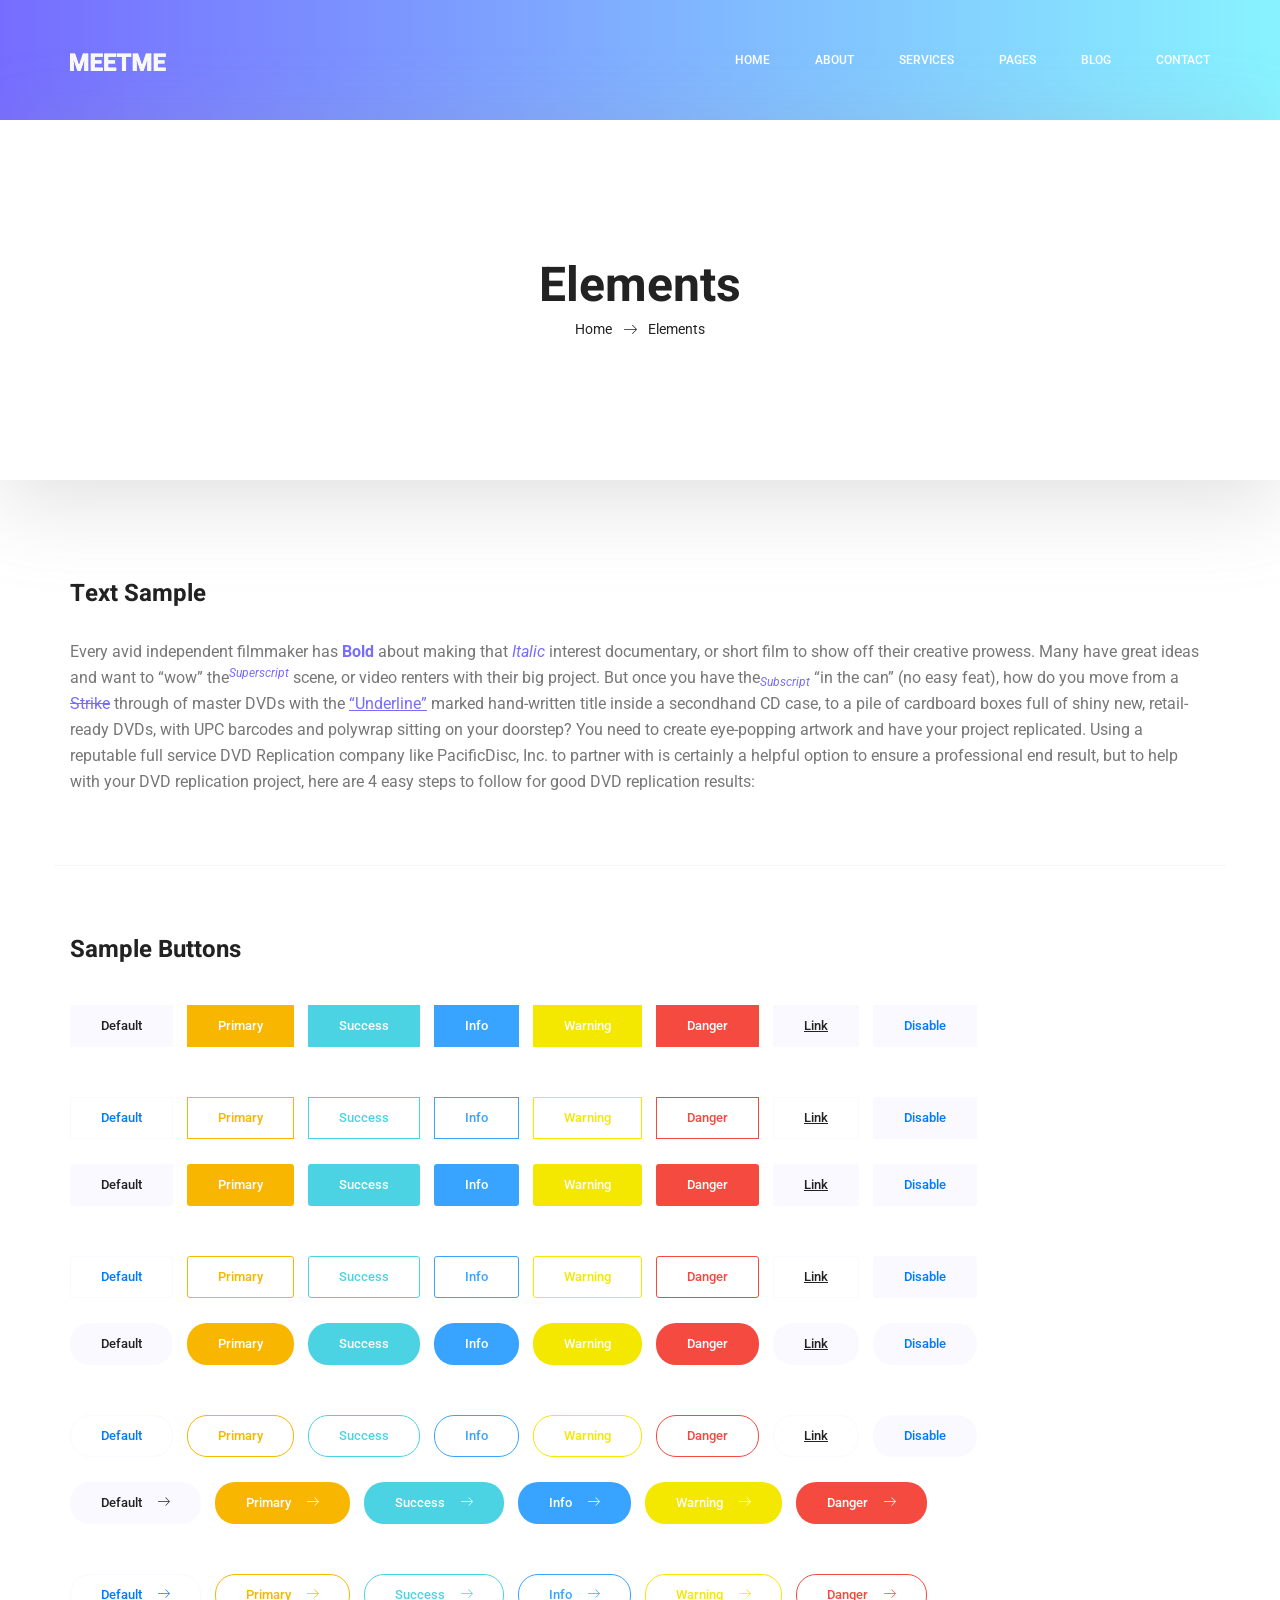
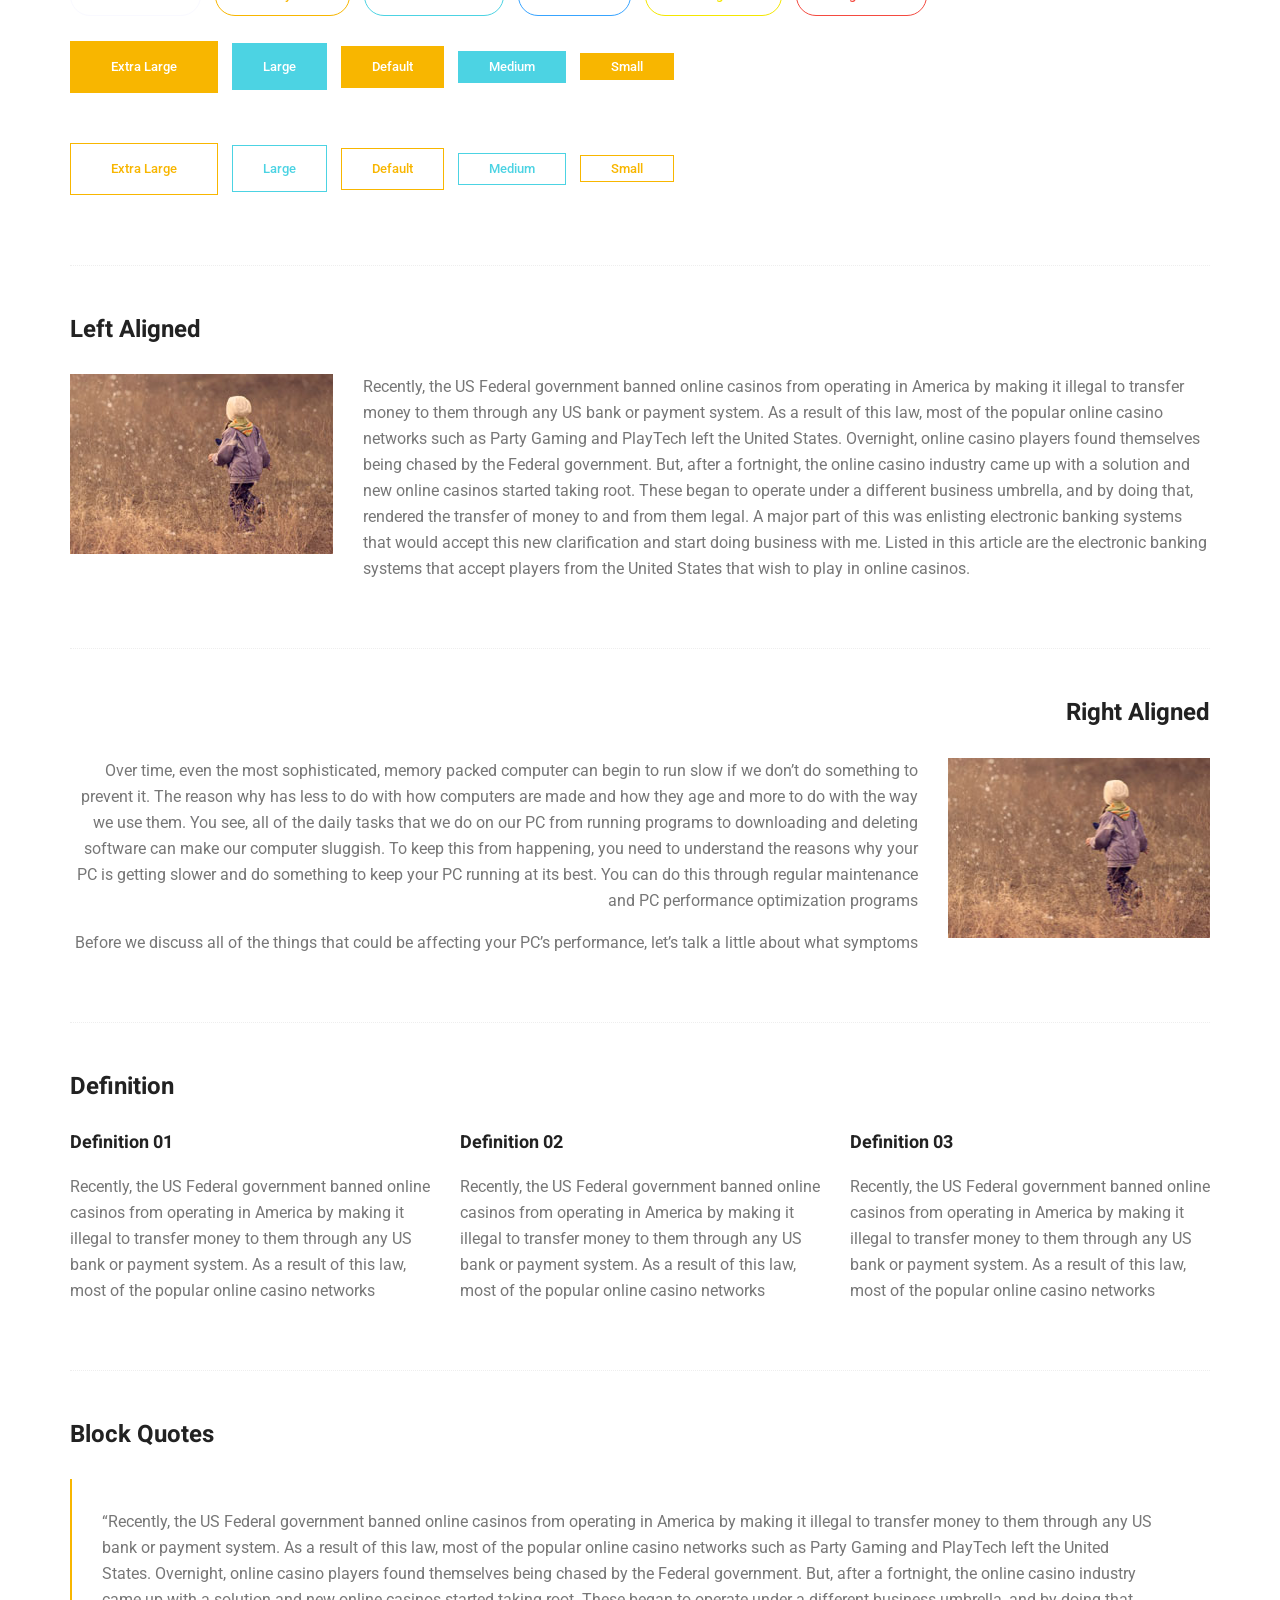
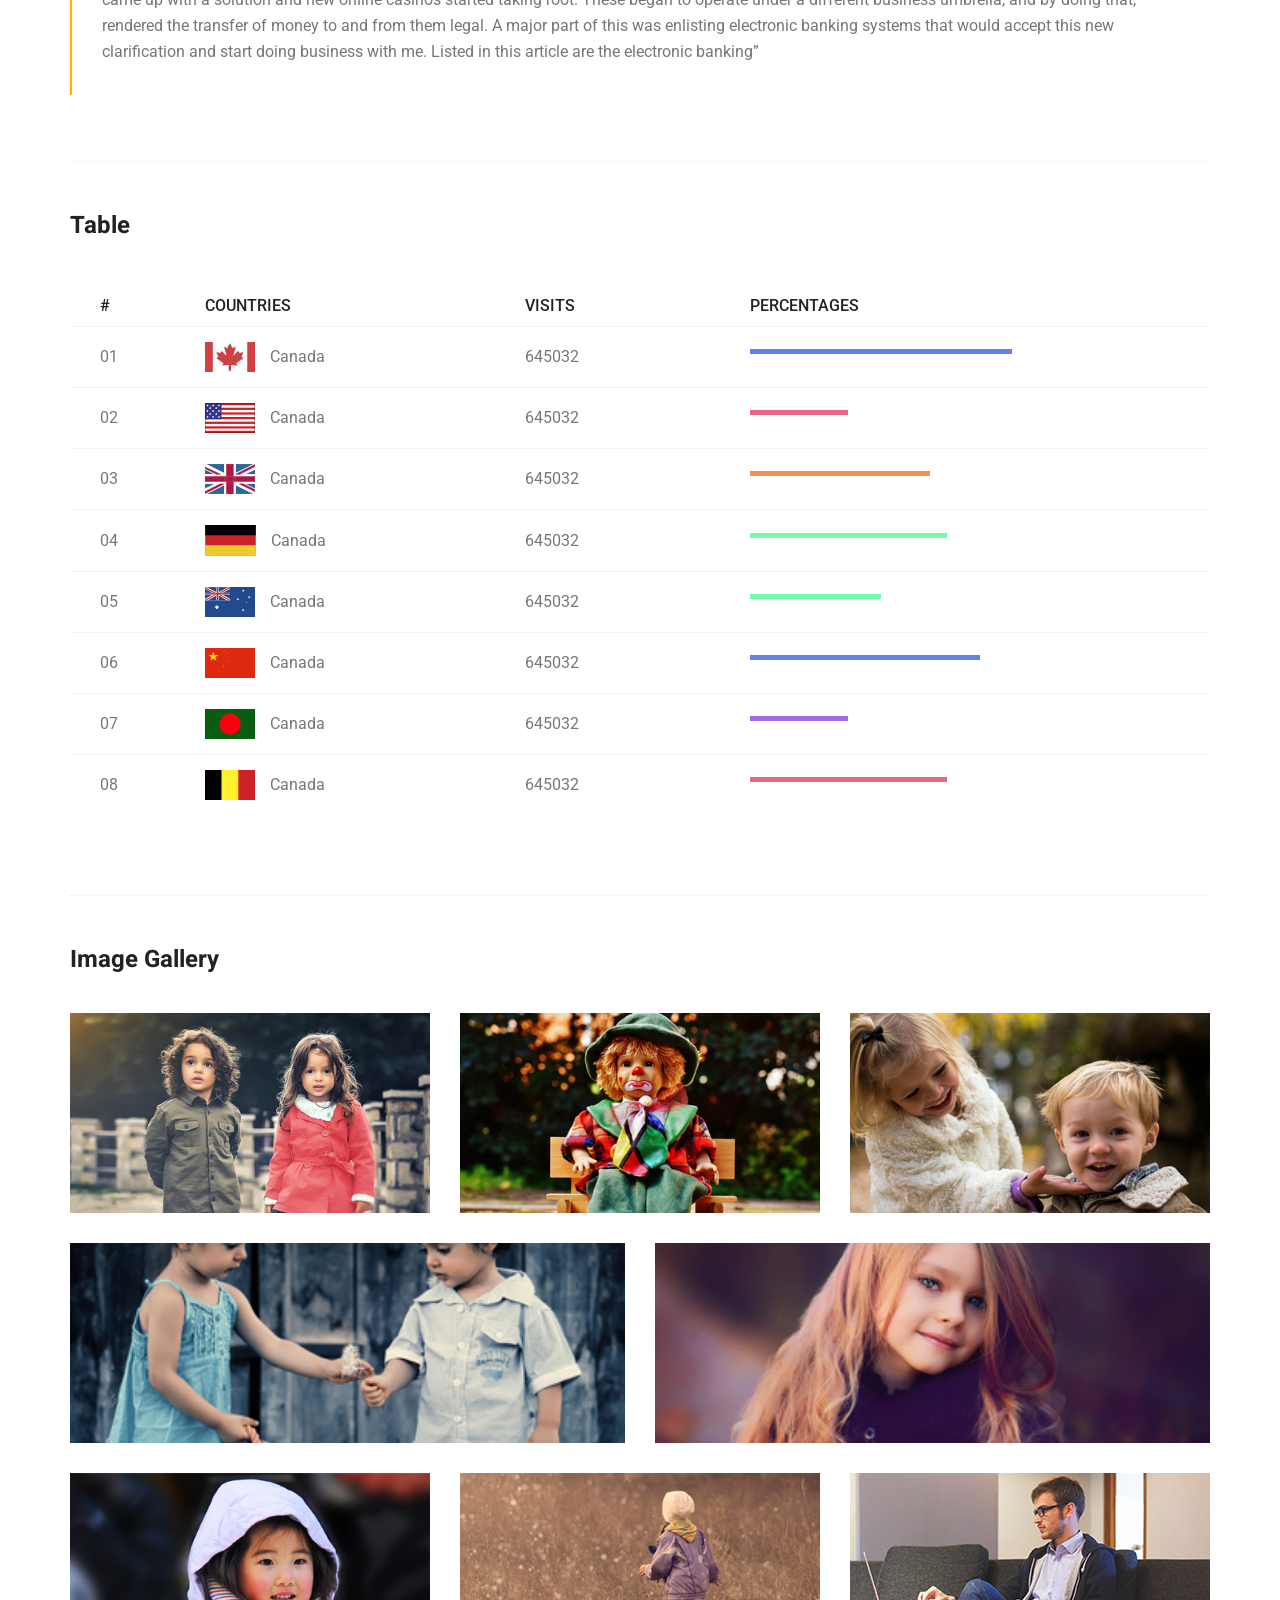
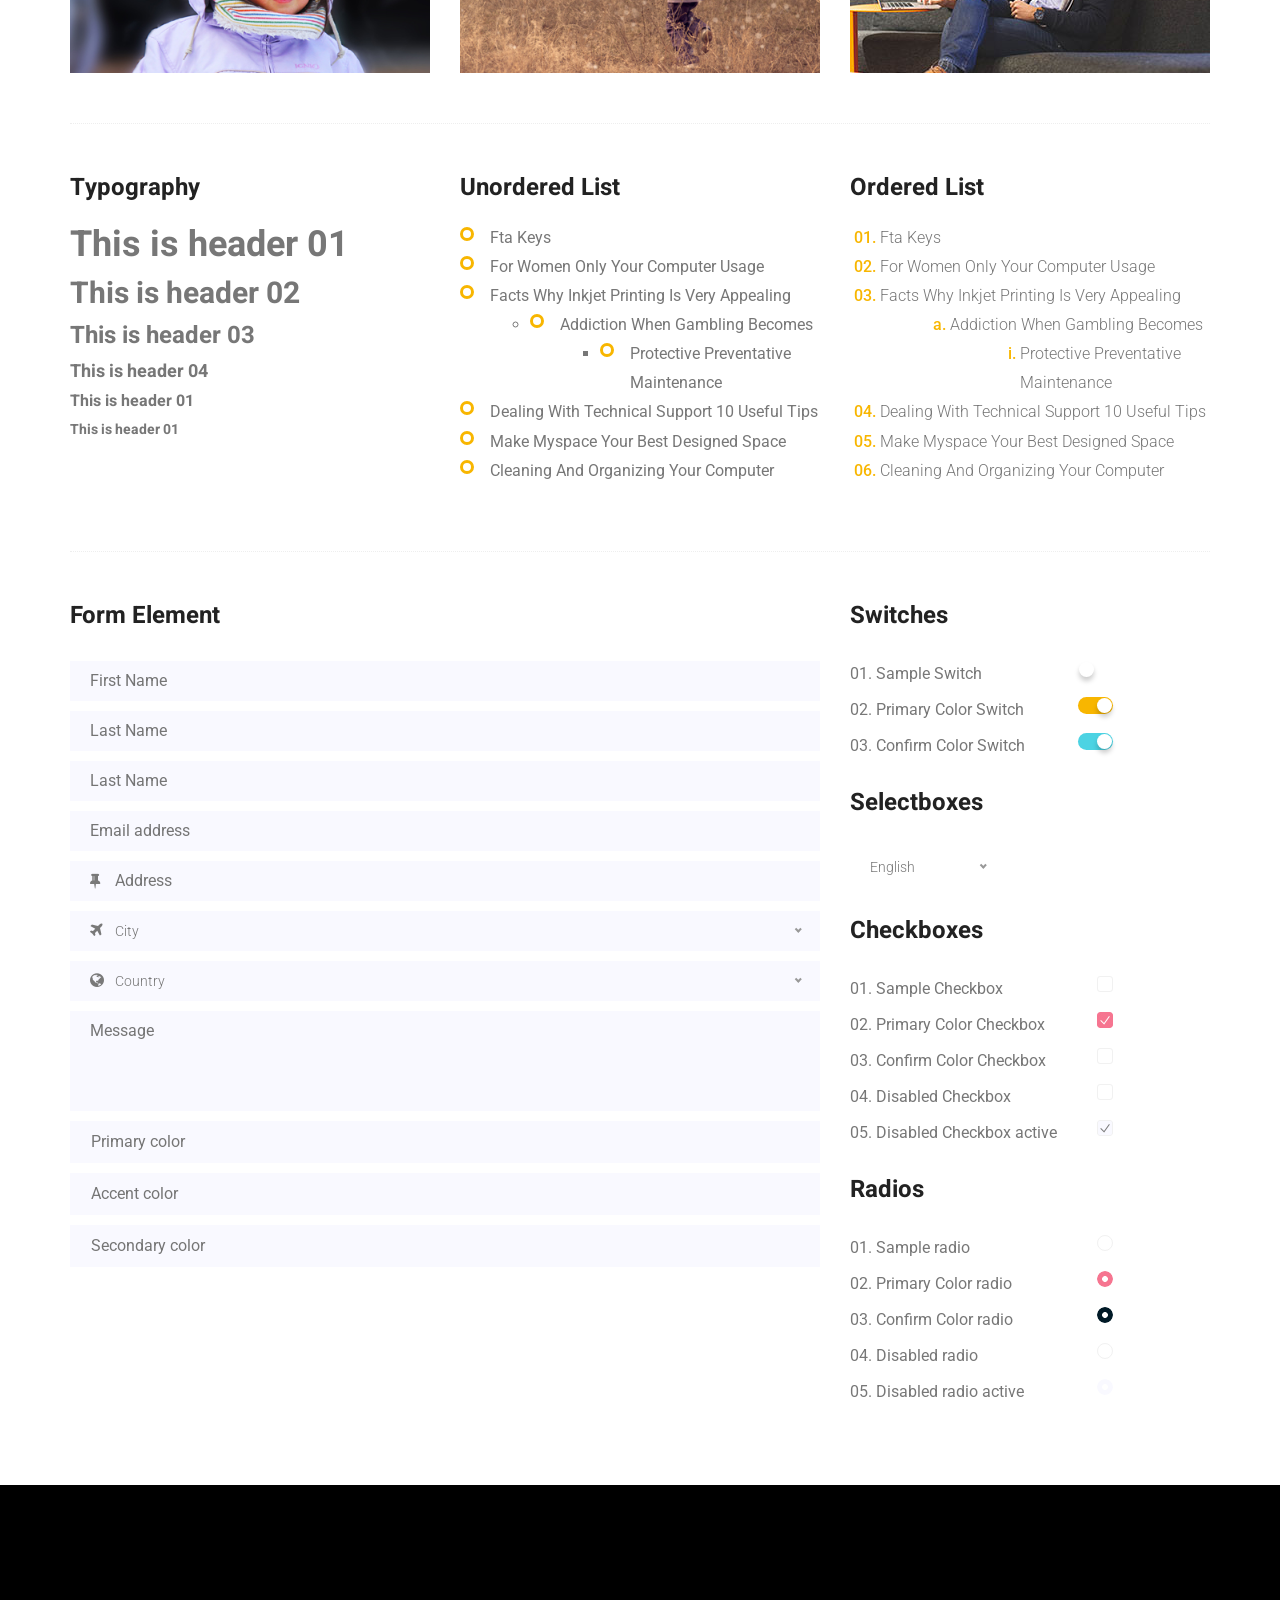
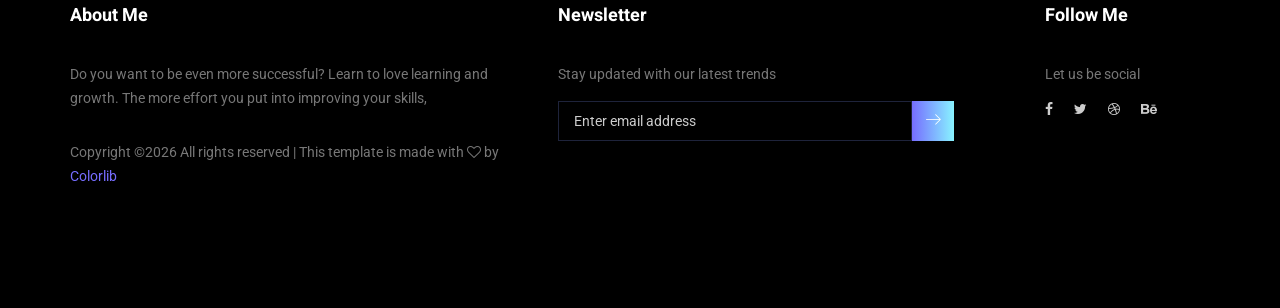
<file: elements.html>
<!doctype html>
<html lang="en">
    <head>
        <!-- Required meta tags -->
        <meta charset="utf-8">
        <meta name="viewport" content="width=device-width, initial-scale=1, shrink-to-fit=no">
        <link rel="icon" href="img/favicon.png" type="image/png">
        <title>MeetMe Personal</title>
        <!-- Bootstrap CSS -->
        <link rel="stylesheet" href="css/bootstrap.css">
        <link rel="stylesheet" href="vendors/linericon/style.css">
        <link rel="stylesheet" href="css/font-awesome.min.css">
        <link rel="stylesheet" href="vendors/owl-carousel/owl.carousel.min.css">
        <link rel="stylesheet" href="vendors/lightbox/simpleLightbox.css">
        <link rel="stylesheet" href="vendors/nice-select/css/nice-select.css">
        <link rel="stylesheet" href="vendors/animate-css/animate.css">
        <link rel="stylesheet" href="vendors/popup/magnific-popup.css">
        <!-- main css -->
        <link rel="stylesheet" href="css/style.css">
        <link rel="stylesheet" href="css/responsive.css">
    </head>
    <body>
        
        <!--================Header Menu Area =================-->
        <header class="header_area">
            <div class="main_menu">
            	<nav class="navbar navbar-expand-lg navbar-light">
					<div class="container box_1620">
						<!-- Brand and toggle get grouped for better mobile display -->
						<a class="navbar-brand logo_h" href="index.html"><img src="img/logo.png" alt=""></a>
						<button class="navbar-toggler" type="button" data-toggle="collapse" data-target="#navbarSupportedContent" aria-controls="navbarSupportedContent" aria-expanded="false" aria-label="Toggle navigation">
							<span class="icon-bar"></span>
							<span class="icon-bar"></span>
							<span class="icon-bar"></span>
						</button>
						<!-- Collect the nav links, forms, and other content for toggling -->
						<div class="collapse navbar-collapse offset" id="navbarSupportedContent">
							<ul class="nav navbar-nav menu_nav ml-auto">
								<li class="nav-item active"><a class="nav-link" href="index.html">Home</a></li> 
								<li class="nav-item"><a class="nav-link" href="about-us.html">About</a></li> 
								<li class="nav-item"><a class="nav-link" href="services.html">Services</a></li> 
								<li class="nav-item submenu dropdown">
									<a href="#" class="nav-link dropdown-toggle" data-toggle="dropdown" role="button" aria-haspopup="true" aria-expanded="false">Pages</a>
									<ul class="dropdown-menu">
										<li class="nav-item"><a class="nav-link" href="portfolio.html">Portfolio</a></li>
										<li class="nav-item"><a class="nav-link" href="elements.html">Elements</a></li>
									</ul>
								</li> 
								<li class="nav-item submenu dropdown">
									<a href="#" class="nav-link dropdown-toggle" data-toggle="dropdown" role="button" aria-haspopup="true" aria-expanded="false">Blog</a>
									<ul class="dropdown-menu">
										<li class="nav-item"><a class="nav-link" href="blog.html">Blog</a></li>
										<li class="nav-item"><a class="nav-link" href="single-blog.html">Blog Details</a></li>
									</ul>
								</li> 
								<li class="nav-item"><a class="nav-link" href="contact.html">Contact</a></li>
							</ul>
						</div> 
					</div>
            	</nav>
            </div>
        </header>
        <!--================Header Menu Area =================-->
        
        <!--================Home Banner Area =================-->
        <section class="banner_area">
            <div class="box_1620">
				<div class="banner_inner d-flex align-items-center">
					<div class="container">
						<div class="banner_content text-center">
							<h2>Elements</h2>
							<div class="page_link">
								<a href="index.html">Home</a>
								<a href="elements.html">Elements</a>
							</div>
						</div>
					</div>
				</div>
            </div>
        </section>
        <!--================End Home Banner Area =================-->
        
        
        <!-- Start Sample Area -->
			<section class="sample-text-area">
				<div class="container">
					<h3 class="text-heading title_color">Text Sample</h3>
					<p class="sample-text">
						Every avid independent filmmaker has <b>Bold</b> about making that <i>Italic</i> interest documentary, or short film to show off their creative prowess. Many have great ideas and want to “wow” the<sup>Superscript</sup> scene, or video renters with their big project.  But once you have the<sub>Subscript</sub> “in the can” (no easy feat), how do you move from a <del>Strike</del> through of master DVDs with the <u>“Underline”</u> marked hand-written title inside a secondhand CD case, to a pile of cardboard boxes full of shiny new, retail-ready DVDs, with UPC barcodes and polywrap sitting on your doorstep?  You need to create eye-popping artwork and have your project replicated. Using a reputable full service DVD Replication company like PacificDisc, Inc. to partner with is certainly a helpful option to ensure a professional end result, but to help with your DVD replication project, here are 4 easy steps to follow for good DVD replication results: 

					</p>
				</div>
			</section>
			<!-- End Sample Area -->
			<!-- Start Button -->
			<section class="button-area">
				<div class="container border-top-generic">
					<h3 class="text-heading title_color">Sample Buttons</h3>
					<div class="button-group-area">
						<a href="#" class="genric-btn default">Default</a>
						<a href="#" class="genric-btn primary">Primary</a>
						<a href="#" class="genric-btn success">Success</a>
						<a href="#" class="genric-btn info">Info</a>
						<a href="#" class="genric-btn warning">Warning</a>
						<a href="#" class="genric-btn danger">Danger</a>
						<a href="#" class="genric-btn link">Link</a>
						<a href="#" class="genric-btn disable">Disable</a>
					</div>
					<div class="button-group-area mt-10">
						<a href="#" class="genric-btn default-border">Default</a>
						<a href="#" class="genric-btn primary-border">Primary</a>
						<a href="#" class="genric-btn success-border">Success</a>
						<a href="#" class="genric-btn info-border">Info</a>
						<a href="#" class="genric-btn warning-border">Warning</a>
						<a href="#" class="genric-btn danger-border">Danger</a>
						<a href="#" class="genric-btn link-border">Link</a>
						<a href="#" class="genric-btn disable">Disable</a>
					</div>
					<div class="button-group-area mt-40">
						<a href="#" class="genric-btn default radius">Default</a>
						<a href="#" class="genric-btn primary radius">Primary</a>
						<a href="#" class="genric-btn success radius">Success</a>
						<a href="#" class="genric-btn info radius">Info</a>
						<a href="#" class="genric-btn warning radius">Warning</a>
						<a href="#" class="genric-btn danger radius">Danger</a>
						<a href="#" class="genric-btn link radius">Link</a>
						<a href="#" class="genric-btn disable radius">Disable</a>
					</div>
					<div class="button-group-area mt-10">
						<a href="#" class="genric-btn default-border radius">Default</a>
						<a href="#" class="genric-btn primary-border radius">Primary</a>
						<a href="#" class="genric-btn success-border radius">Success</a>
						<a href="#" class="genric-btn info-border radius">Info</a>
						<a href="#" class="genric-btn warning-border radius">Warning</a>
						<a href="#" class="genric-btn danger-border radius">Danger</a>
						<a href="#" class="genric-btn link-border radius">Link</a>
						<a href="#" class="genric-btn disable radius">Disable</a>
					</div>
					<div class="button-group-area mt-40">
						<a href="#" class="genric-btn default circle">Default</a>
						<a href="#" class="genric-btn primary circle">Primary</a>
						<a href="#" class="genric-btn success circle">Success</a>
						<a href="#" class="genric-btn info circle">Info</a>
						<a href="#" class="genric-btn warning circle">Warning</a>
						<a href="#" class="genric-btn danger circle">Danger</a>
						<a href="#" class="genric-btn link circle">Link</a>
						<a href="#" class="genric-btn disable circle">Disable</a>
					</div>
					<div class="button-group-area mt-10">
						<a href="#" class="genric-btn default-border circle">Default</a>
						<a href="#" class="genric-btn primary-border circle">Primary</a>
						<a href="#" class="genric-btn success-border circle">Success</a>
						<a href="#" class="genric-btn info-border circle">Info</a>
						<a href="#" class="genric-btn warning-border circle">Warning</a>
						<a href="#" class="genric-btn danger-border circle">Danger</a>
						<a href="#" class="genric-btn link-border circle">Link</a>
						<a href="#" class="genric-btn disable circle">Disable</a>
					</div>
					<div class="button-group-area mt-40">
						<a href="#" class="genric-btn default circle arrow">Default<span class="lnr lnr-arrow-right"></span></a>
						<a href="#" class="genric-btn primary circle arrow">Primary<span class="lnr lnr-arrow-right"></span></a>
						<a href="#" class="genric-btn success circle arrow">Success<span class="lnr lnr-arrow-right"></span></a>
						<a href="#" class="genric-btn info circle arrow">Info<span class="lnr lnr-arrow-right"></span></a>
						<a href="#" class="genric-btn warning circle arrow">Warning<span class="lnr lnr-arrow-right"></span></a>
						<a href="#" class="genric-btn danger circle arrow">Danger<span class="lnr lnr-arrow-right"></span></a>
					</div>
					<div class="button-group-area mt-10">
						<a href="#" class="genric-btn default-border circle arrow">Default<span class="lnr lnr-arrow-right"></span></a>
						<a href="#" class="genric-btn primary-border circle arrow">Primary<span class="lnr lnr-arrow-right"></span></a>
						<a href="#" class="genric-btn success-border circle arrow">Success<span class="lnr lnr-arrow-right"></span></a>
						<a href="#" class="genric-btn info-border circle arrow">Info<span class="lnr lnr-arrow-right"></span></a>
						<a href="#" class="genric-btn warning-border circle arrow">Warning<span class="lnr lnr-arrow-right"></span></a>
						<a href="#" class="genric-btn danger-border circle arrow">Danger<span class="lnr lnr-arrow-right"></span></a>
					</div>
					<div class="button-group-area mt-40">
						<a href="#" class="genric-btn primary e-large">Extra Large</a>
						<a href="#" class="genric-btn success large">Large</a>
						<a href="#" class="genric-btn primary">Default</a>
						<a href="#" class="genric-btn success medium">Medium</a>
						<a href="#" class="genric-btn primary small">Small</a>
					</div>
					<div class="button-group-area mt-10">
						<a href="#" class="genric-btn primary-border e-large">Extra Large</a>
						<a href="#" class="genric-btn success-border large">Large</a>
						<a href="#" class="genric-btn primary-border">Default</a>
						<a href="#" class="genric-btn success-border medium">Medium</a>
						<a href="#" class="genric-btn primary-border small">Small</a>
					</div>
				</div>
			</section>
			<!-- End Button -->
			<!-- Start Align Area -->
			<div class="whole-wrap">
				<div class="container">
					<div class="section-top-border">
						<h3 class="mb-30 title_color">Left Aligned</h3>
						<div class="row">
							<div class="col-md-3">
								<img src="img/elements/d.jpg" alt="" class="img-fluid">
							</div>
							<div class="col-md-9 mt-sm-20 left-align-p">
								<p>Recently, the US Federal government banned online casinos from operating in America by making it illegal to transfer money to them through any US bank or payment system. As a result of this law, most of the popular online casino networks such as Party Gaming and PlayTech left the United States. Overnight, online casino players found themselves being chased by the Federal government. But, after a fortnight, the online casino industry came up with a solution and new online casinos started taking root. These began to operate under a different business umbrella, and by doing that, rendered the transfer of money to and from them legal. A major part of this was enlisting electronic banking systems that would accept this new clarification and start doing business with me. Listed in this article are the electronic banking systems that accept players from the United States that wish to play in online casinos.</p>
							</div>
						</div>
					</div>
					<div class="section-top-border text-right">
						<h3 class="mb-30 title_color">Right Aligned</h3>
						<div class="row">
							<div class="col-md-9">
								<p class="text-right">Over time, even the most sophisticated, memory packed computer can begin to run slow if we don’t do something to prevent it. The reason why has less to do with how computers are made and how they age and more to do with the way we use them. You see, all of the daily tasks that we do on our PC from running programs to downloading and deleting software can make our computer sluggish. To keep this from happening, you need to understand the reasons why your PC is getting slower and do something to keep your PC running at its best. You can do this through regular maintenance and PC performance optimization programs</p>
								<p class="text-right">Before we discuss all of the things that could be affecting your PC’s performance, let’s talk a little about what symptoms</p>
							</div>
							<div class="col-md-3">
								<img src="img/elements/d.jpg" alt="" class="img-fluid">
							</div>
						</div>
					</div>
					<div class="section-top-border">
						<h3 class="mb-30 title_color">Definition</h3>
						<div class="row">
							<div class="col-md-4">
								<div class="single-defination">
									<h4 class="mb-20">Definition 01</h4>
									<p>Recently, the US Federal government banned online casinos from operating in America by making it illegal to transfer money to them through any US bank or payment system. As a result of this law, most of the popular online casino networks</p>
								</div>
							</div>
							<div class="col-md-4">
								<div class="single-defination">
									<h4 class="mb-20">Definition 02</h4>
									<p>Recently, the US Federal government banned online casinos from operating in America by making it illegal to transfer money to them through any US bank or payment system. As a result of this law, most of the popular online casino networks</p>
								</div>
							</div>
							<div class="col-md-4">
								<div class="single-defination">
									<h4 class="mb-20">Definition 03</h4>
									<p>Recently, the US Federal government banned online casinos from operating in America by making it illegal to transfer money to them through any US bank or payment system. As a result of this law, most of the popular online casino networks</p>
								</div>
							</div>
						</div>
					</div>
					<div class="section-top-border">
						<h3 class="mb-30 title_color">Block Quotes</h3>
						<div class="row">
							<div class="col-lg-12">
								<blockquote class="generic-blockquote">
									“Recently, the US Federal government banned online casinos from operating in America by making it illegal to transfer money to them through any US bank or payment system. As a result of this law, most of the popular online casino networks such as Party Gaming and PlayTech left the United States. Overnight, online casino players found themselves being chased by the Federal government. But, after a fortnight, the online casino industry came up with a solution and new online casinos started taking root. These began to operate under a different business umbrella, and by doing that, rendered the transfer of money to and from them legal. A major part of this was enlisting electronic banking systems that would accept this new clarification and start doing business with me. Listed in this article are the electronic banking” 
								</blockquote>
							</div>
						</div>
					</div>
					<div class="section-top-border">
						<h3 class="mb-30 title_color">Table</h3>
						<div class="progress-table-wrap">
							<div class="progress-table">
								<div class="table-head">
									<div class="serial">#</div>
									<div class="country">Countries</div>
									<div class="visit">Visits</div>
									<div class="percentage">Percentages</div>
								</div>
								<div class="table-row">
									<div class="serial">01</div>
									<div class="country"> <img src="img/elements/f1.jpg" alt="flag">Canada</div>
									<div class="visit">645032</div>
									<div class="percentage">
										<div class="progress">
											<div class="progress-bar color-1" role="progressbar" style="width: 80%" aria-valuenow="80" aria-valuemin="0" aria-valuemax="100"></div>
										</div>
									</div>
								</div>
								<div class="table-row">
									<div class="serial">02</div>
									<div class="country"> <img src="img/elements/f2.jpg" alt="flag">Canada</div>
									<div class="visit">645032</div>
									<div class="percentage">
										<div class="progress">
											<div class="progress-bar color-2" role="progressbar" style="width: 30%" aria-valuenow="30" aria-valuemin="0" aria-valuemax="100"></div>
										</div>
									</div>
								</div>
								<div class="table-row">
									<div class="serial">03</div>
									<div class="country"> <img src="img/elements/f3.jpg" alt="flag">Canada</div>
									<div class="visit">645032</div>
									<div class="percentage">
										<div class="progress">
											<div class="progress-bar color-3" role="progressbar" style="width: 55%" aria-valuenow="55" aria-valuemin="0" aria-valuemax="100"></div>
										</div>
									</div>
								</div>
								<div class="table-row">
									<div class="serial">04</div>
									<div class="country"> <img src="img/elements/f4.jpg" alt="flag">Canada</div>
									<div class="visit">645032</div>
									<div class="percentage">
										<div class="progress">
											<div class="progress-bar color-4" role="progressbar" style="width: 60%" aria-valuenow="60" aria-valuemin="0" aria-valuemax="100"></div>
										</div>
									</div>
								</div>
								<div class="table-row">
									<div class="serial">05</div>
									<div class="country"> <img src="img/elements/f5.jpg" alt="flag">Canada</div>
									<div class="visit">645032</div>
									<div class="percentage">
										<div class="progress">
											<div class="progress-bar color-5" role="progressbar" style="width: 40%" aria-valuenow="40" aria-valuemin="0" aria-valuemax="100"></div>
										</div>
									</div>
								</div>
								<div class="table-row">
									<div class="serial">06</div>
									<div class="country"> <img src="img/elements/f6.jpg" alt="flag">Canada</div>
									<div class="visit">645032</div>
									<div class="percentage">
										<div class="progress">
											<div class="progress-bar color-6" role="progressbar" style="width: 70%" aria-valuenow="70" aria-valuemin="0" aria-valuemax="100"></div>
										</div>
									</div>
								</div>
								<div class="table-row">
									<div class="serial">07</div>
									<div class="country"> <img src="img/elements/f7.jpg" alt="flag">Canada</div>
									<div class="visit">645032</div>
									<div class="percentage">
										<div class="progress">
											<div class="progress-bar color-7" role="progressbar" style="width: 30%" aria-valuenow="30" aria-valuemin="0" aria-valuemax="100"></div>
										</div>
									</div>
								</div>
								<div class="table-row">
									<div class="serial">08</div>
									<div class="country"> <img src="img/elements/f8.jpg" alt="flag">Canada</div>
									<div class="visit">645032</div>
									<div class="percentage">
										<div class="progress">
											<div class="progress-bar color-8" role="progressbar" style="width: 60%" aria-valuenow="60" aria-valuemin="0" aria-valuemax="100"></div>
										</div>
									</div>
								</div>
							</div>
						</div>
					</div>
					<div class="section-top-border">
						<h3 class="title_color">Image Gallery</h3>
						<div class="row gallery-item">
							<div class="col-md-4">
								<a href="img/elements/g1.jpg" class="img-gal"><div class="single-gallery-image" style="background: url(img/elements/g1.jpg);"></div></a>
							</div>
							<div class="col-md-4">
								<a href="img/elements/g2.jpg" class="img-gal"><div class="single-gallery-image" style="background: url(img/elements/g2.jpg);"></div></a>
							</div>
							<div class="col-md-4">
								<a href="img/elements/g3.jpg" class="img-gal"><div class="single-gallery-image" style="background: url(img/elements/g3.jpg);"></div></a>
							</div>
							<div class="col-md-6">
								<a href="img/elements/g4.jpg" class="img-gal"><div class="single-gallery-image" style="background: url(img/elements/g4.jpg);"></div></a>
							</div>
							<div class="col-md-6">
								<a href="img/elements/g5.jpg" class="img-gal"><div class="single-gallery-image" style="background: url(img/elements/g5.jpg);"></div></a>
							</div>
							<div class="col-md-4">
								<a href="img/elements/g6.jpg" class="img-gal"><div class="single-gallery-image" style="background: url(img/elements/g6.jpg);"></div></a>
							</div>
							<div class="col-md-4">
								<a href="img/elements/g7.jpg" class="img-gal"><div class="single-gallery-image" style="background: url(img/elements/g7.jpg);"></div></a>
							</div>
							<div class="col-md-4">
								<a href="img/elements/g8.jpg" class="img-gal"><div class="single-gallery-image" style="background: url(img/elements/g8.jpg);"></div></a>
							</div>
						</div>
					</div>
					<div class="section-top-border">
						<div class="row">
							<div class="col-lg-4 col-sm-6 typo-sec">
								<h3 class="mb-20 title_color">Typography</h3>
								<div class="typography">
									<h1 class="typo-list">This is header 01</h1>
									<h2 class="typo-list">This is header 02</h2>
									<h3 class="typo-list">This is header 03</h3>
									<h4 class="typo-list">This is header 04</h4>
									<h5 class="typo-list">This is header 01</h5>
									<h6 class="typo-list">This is header 01</h6>
								</div>
							</div>
							<div class="col-lg-4 col-sm-6 mt-sm-30 typo-sec">
								<h3 class="mb-20 title_color">Unordered List</h3>
								<div class="">
									<ul class="unordered-list">
										<li>Fta Keys</li>
										<li>For Women Only Your Computer Usage</li>
										<li>Facts Why Inkjet Printing Is Very Appealing
											<ul>
												<li>Addiction When Gambling Becomes
													<ul>
														<li>Protective Preventative Maintenance</li>
													</ul>
												</li>
											</ul>
										</li>
										<li>Dealing With Technical Support 10 Useful Tips</li>
										<li>Make Myspace Your Best Designed Space</li>
										<li>Cleaning And Organizing Your Computer</li>
									</ul>
								</div>
							</div>
							<div class="col-lg-4 col-sm-6 mt-sm-30 typo-sec">
								<h3 class="mb-20 title_color">Ordered List</h3>
								<div class="">
									<ol class="ordered-list">
										<li><span>Fta Keys</span></li>
										<li><span>For Women Only Your Computer Usage</span></li>
										<li><span>Facts Why Inkjet Printing Is Very Appealing</span>
											<ol class="ordered-list-alpha">
												<li><span>Addiction When Gambling Becomes</span>
													<ol class="ordered-list-roman">
														<li><span>Protective Preventative Maintenance</span></li>
													</ol>
												</li>
											</ol>
										</li>
										<li><span>Dealing With Technical Support 10 Useful Tips</span></li>
										<li><span>Make Myspace Your Best Designed Space</span></li>
										<li><span>Cleaning And Organizing Your Computer</span></li>
									</ol>
								</div>
							</div>
						</div>
					</div>
					<div class="section-top-border">
						<div class="row">
							<div class="col-lg-8 col-md-8">
								<h3 class="mb-30 title_color">Form Element</h3>
								<form action="#">
									<div class="mt-10">
										<input type="text" name="first_name" placeholder="First Name" onfocus="this.placeholder = ''" onblur="this.placeholder = 'First Name'" required class="single-input">
									</div>
									<div class="mt-10">
										<input type="text" name="last_name" placeholder="Last Name" onfocus="this.placeholder = ''" onblur="this.placeholder = 'Last Name'" required class="single-input">
									</div>
									<div class="mt-10">
										<input type="text" name="last_name" placeholder="Last Name" onfocus="this.placeholder = ''" onblur="this.placeholder = 'Last Name'" required class="single-input">
									</div>
									<div class="mt-10">
										<input type="email" name="EMAIL" placeholder="Email address" onfocus="this.placeholder = ''" onblur="this.placeholder = 'Email address'" required class="single-input">
									</div>
									<div class="input-group-icon mt-10">
										<div class="icon"><i class="fa fa-thumb-tack" aria-hidden="true"></i></div>
										<input type="text" name="address" placeholder="Address" onfocus="this.placeholder = ''" onblur="this.placeholder = 'Address'" required class="single-input">
									</div>
									<div class="input-group-icon mt-10">
										<div class="icon"><i class="fa fa-plane" aria-hidden="true"></i></div>
										<div class="form-select" id="default-select">
											<select>
												<option value="1">City</option>
												<option value="1">Dhaka</option>
												<option value="1">Dilli</option>
												<option value="1">Newyork</option>
												<option value="1">Islamabad</option>
											</select>
										</div>
									</div>
									<div class="input-group-icon mt-10">
										<div class="icon"><i class="fa fa-globe" aria-hidden="true"></i></div>
										<div class="form-select" id="default-select2">
											<select>
												<option value="1">Country</option>
												<option value="1">Bangladesh</option>
												<option value="1">India</option>
												<option value="1">England</option>
												<option value="1">Srilanka</option>
											</select>
										</div>
									</div>
									
									<div class="mt-10">
										<textarea class="single-textarea" placeholder="Message" onfocus="this.placeholder = ''" onblur="this.placeholder = 'Message'" required></textarea>
									</div>
									<div class="mt-10">
										<input type="text" name="first_name" placeholder="Primary color" onfocus="this.placeholder = ''" onblur="this.placeholder = 'Primary color'" required class="single-input-primary">
									</div>
									<div class="mt-10">
										<input type="text" name="first_name" placeholder="Accent color" onfocus="this.placeholder = ''" onblur="this.placeholder = 'Accent color'" required class="single-input-accent">
									</div>
									<div class="mt-10">
										<input type="text" name="first_name" placeholder="Secondary color" onfocus="this.placeholder = ''" onblur="this.placeholder = 'Secondary color'" required class="single-input-secondary">
									</div>
								</form>
							</div>
							<div class="col-lg-3 col-md-4 mt-sm-30 element-wrap">
								<div class="single-element-widget">
									<h3 class="mb-30 title_color">Switches</h3>
									<div class="switch-wrap d-flex justify-content-between">
										<p>01. Sample Switch</p>
										<div class="primary-switch">
											<input type="checkbox" id="default-switch">
											<label for="default-switch"></label>
										</div>
									</div>
									<div class="switch-wrap d-flex justify-content-between">
										<p>02. Primary Color Switch</p>
										<div class="primary-switch">
											<input type="checkbox" id="primary-switch" checked>
											<label for="primary-switch"></label>
										</div>
									</div>
									<div class="switch-wrap d-flex justify-content-between">
										<p>03. Confirm Color Switch</p>
										<div class="confirm-switch">
											<input type="checkbox" id="confirm-switch" checked>
											<label for="confirm-switch"></label>
										</div>
									</div>
								</div>
								<div class="single-element-widget">
									<h3 class="mb-30 title_color">Selectboxes</h3>
									<div class="default-select" id="default-select">
										<select>
											<option value="1">English</option>
											<option value="1">Spanish</option>
											<option value="1">Arabic</option>
											<option value="1">Portuguise</option>
											<option value="1">Bengali</option>
										</select>
									</div>
								</div>
								<div class="single-element-widget">
									<h3 class="mb-30 title_color">Checkboxes</h3>
									<div class="switch-wrap d-flex justify-content-between">
										<p>01. Sample Checkbox</p>
										<div class="primary-checkbox">
											<input type="checkbox" id="default-checkbox">
											<label for="default-checkbox"></label>
										</div>
									</div>
									<div class="switch-wrap d-flex justify-content-between">
										<p>02. Primary Color Checkbox</p>
										<div class="primary-checkbox">
											<input type="checkbox" id="primary-checkbox" checked>
											<label for="primary-checkbox"></label>
										</div>
									</div>
									<div class="switch-wrap d-flex justify-content-between">
										<p>03. Confirm Color Checkbox</p>
										<div class="confirm-checkbox">
											<input type="checkbox" id="confirm-checkbox">
											<label for="confirm-checkbox"></label>
										</div>
									</div>
									<div class="switch-wrap d-flex justify-content-between">
										<p>04. Disabled Checkbox</p>
										<div class="disabled-checkbox">
											<input type="checkbox" id="disabled-checkbox" disabled>
											<label for="disabled-checkbox"></label>
										</div>
									</div>
									<div class="switch-wrap d-flex justify-content-between">
										<p>05. Disabled Checkbox active</p>
										<div class="disabled-checkbox">
											<input type="checkbox" id="disabled-checkbox-active" checked disabled>
											<label for="disabled-checkbox-active"></label>
										</div>
									</div>
								</div>
								<div class="single-element-widget">
									<h3 class="mb-30 title_color">Radios</h3>
									<div class="switch-wrap d-flex justify-content-between">
										<p>01. Sample radio</p>
										<div class="primary-radio">
											<input type="checkbox" id="default-radio">
											<label for="default-radio"></label>
										</div>
									</div>
									<div class="switch-wrap d-flex justify-content-between">
										<p>02. Primary Color radio</p>
										<div class="primary-radio">
											<input type="checkbox" id="primary-radio" checked>
											<label for="primary-radio"></label>
										</div>
									</div>
									<div class="switch-wrap d-flex justify-content-between">
										<p>03. Confirm Color radio</p>
										<div class="confirm-radio">
											<input type="checkbox" id="confirm-radio" checked>
											<label for="confirm-radio"></label>
										</div>
									</div>
									<div class="switch-wrap d-flex justify-content-between">
										<p>04. Disabled radio</p>
										<div class="disabled-radio">
											<input type="checkbox" id="disabled-radio" disabled>
											<label for="disabled-radio"></label>
										</div>
									</div>
									<div class="switch-wrap d-flex justify-content-between">
										<p>05. Disabled radio active</p>
										<div class="disabled-radio">
											<input type="checkbox" id="disabled-radio-active" checked disabled>
											<label for="disabled-radio-active"></label>
										</div>
									</div>
								</div>
							</div>
						</div>
					</div>
				</div>
			</div>
			<!-- End Align Area -->
        
        
        <!--================Footer Area =================-->
        <footer class="footer_area p_120">
        	<div class="container">
        		<div class="row footer_inner">
        			<div class="col-lg-5 col-sm-6">
        				<aside class="f_widget ab_widget">
        					<div class="f_title">
        						<h3>About Me</h3>
        					</div>
        					<p>Do you want to be even more successful? Learn to love learning and growth. The more effort you put into improving your skills,</p>
        					<p><!-- Link back to Colorlib can't be removed. Template is licensed under CC BY 3.0. -->
Copyright &copy;<script>document.write(new Date().getFullYear());</script> All rights reserved | This template is made with <i class="fa fa-heart-o" aria-hidden="true"></i> by <a href="https://colorlib.com" target="_blank">Colorlib</a>
<!-- Link back to Colorlib can't be removed. Template is licensed under CC BY 3.0. --></p>
        				</aside>
        			</div>
        			<div class="col-lg-5 col-sm-6">
        				<aside class="f_widget news_widget">
        					<div class="f_title">
        						<h3>Newsletter</h3>
        					</div>
        					<p>Stay updated with our latest trends</p>
        					<div id="mc_embed_signup">
                                <form target="_blank" action="https://spondonit.us12.list-manage.com/subscribe/post?u=1462626880ade1ac87bd9c93a&amp;id=92a4423d01" method="get" class="subscribe_form relative">
                                	<div class="input-group d-flex flex-row">
                                        <input name="EMAIL" placeholder="Enter email address" onfocus="this.placeholder = ''" onblur="this.placeholder = 'Email Address '" required="" type="email">
                                        <button class="btn sub-btn"><span class="lnr lnr-arrow-right"></span></button>		
                                    </div>				
                                    <div class="mt-10 info"></div>
                                </form>
                            </div>
        				</aside>
        			</div>
        			<div class="col-lg-2">
        				<aside class="f_widget social_widget">
        					<div class="f_title">
        						<h3>Follow Me</h3>
        					</div>
        					<p>Let us be social</p>
        					<ul class="list">
        						<li><a href="#"><i class="fa fa-facebook"></i></a></li>
        						<li><a href="#"><i class="fa fa-twitter"></i></a></li>
        						<li><a href="#"><i class="fa fa-dribbble"></i></a></li>
        						<li><a href="#"><i class="fa fa-behance"></i></a></li>
        					</ul>
        				</aside>
        			</div>
        		</div>
        	</div>
        </footer>
        <!--================End Footer Area =================-->
        
        
        
        
        <!-- Optional JavaScript -->
        <!-- jQuery first, then Popper.js, then Bootstrap JS -->
        <script src="js/jquery-3.3.1.min.js"></script>
        <script src="js/popper.js"></script>
        <script src="js/bootstrap.min.js"></script>
        <script src="js/stellar.js"></script>
        <script src="vendors/lightbox/simpleLightbox.min.js"></script>
        <script src="vendors/nice-select/js/jquery.nice-select.min.js"></script>
        <script src="vendors/isotope/imagesloaded.pkgd.min.js"></script>
        <script src="vendors/isotope/isotope.pkgd.min.js"></script>
        <script src="vendors/owl-carousel/owl.carousel.min.js"></script>
        <script src="vendors/popup/jquery.magnific-popup.min.js"></script>
        <script src="js/jquery.ajaxchimp.min.js"></script>
        <script src="vendors/counter-up/jquery.waypoints.min.js"></script>
        <script src="vendors/counter-up/jquery.counterup.min.js"></script>
        <script src="js/mail-script.js"></script>
        <script src="js/theme.js"></script>
    </body>
</html>
</file>
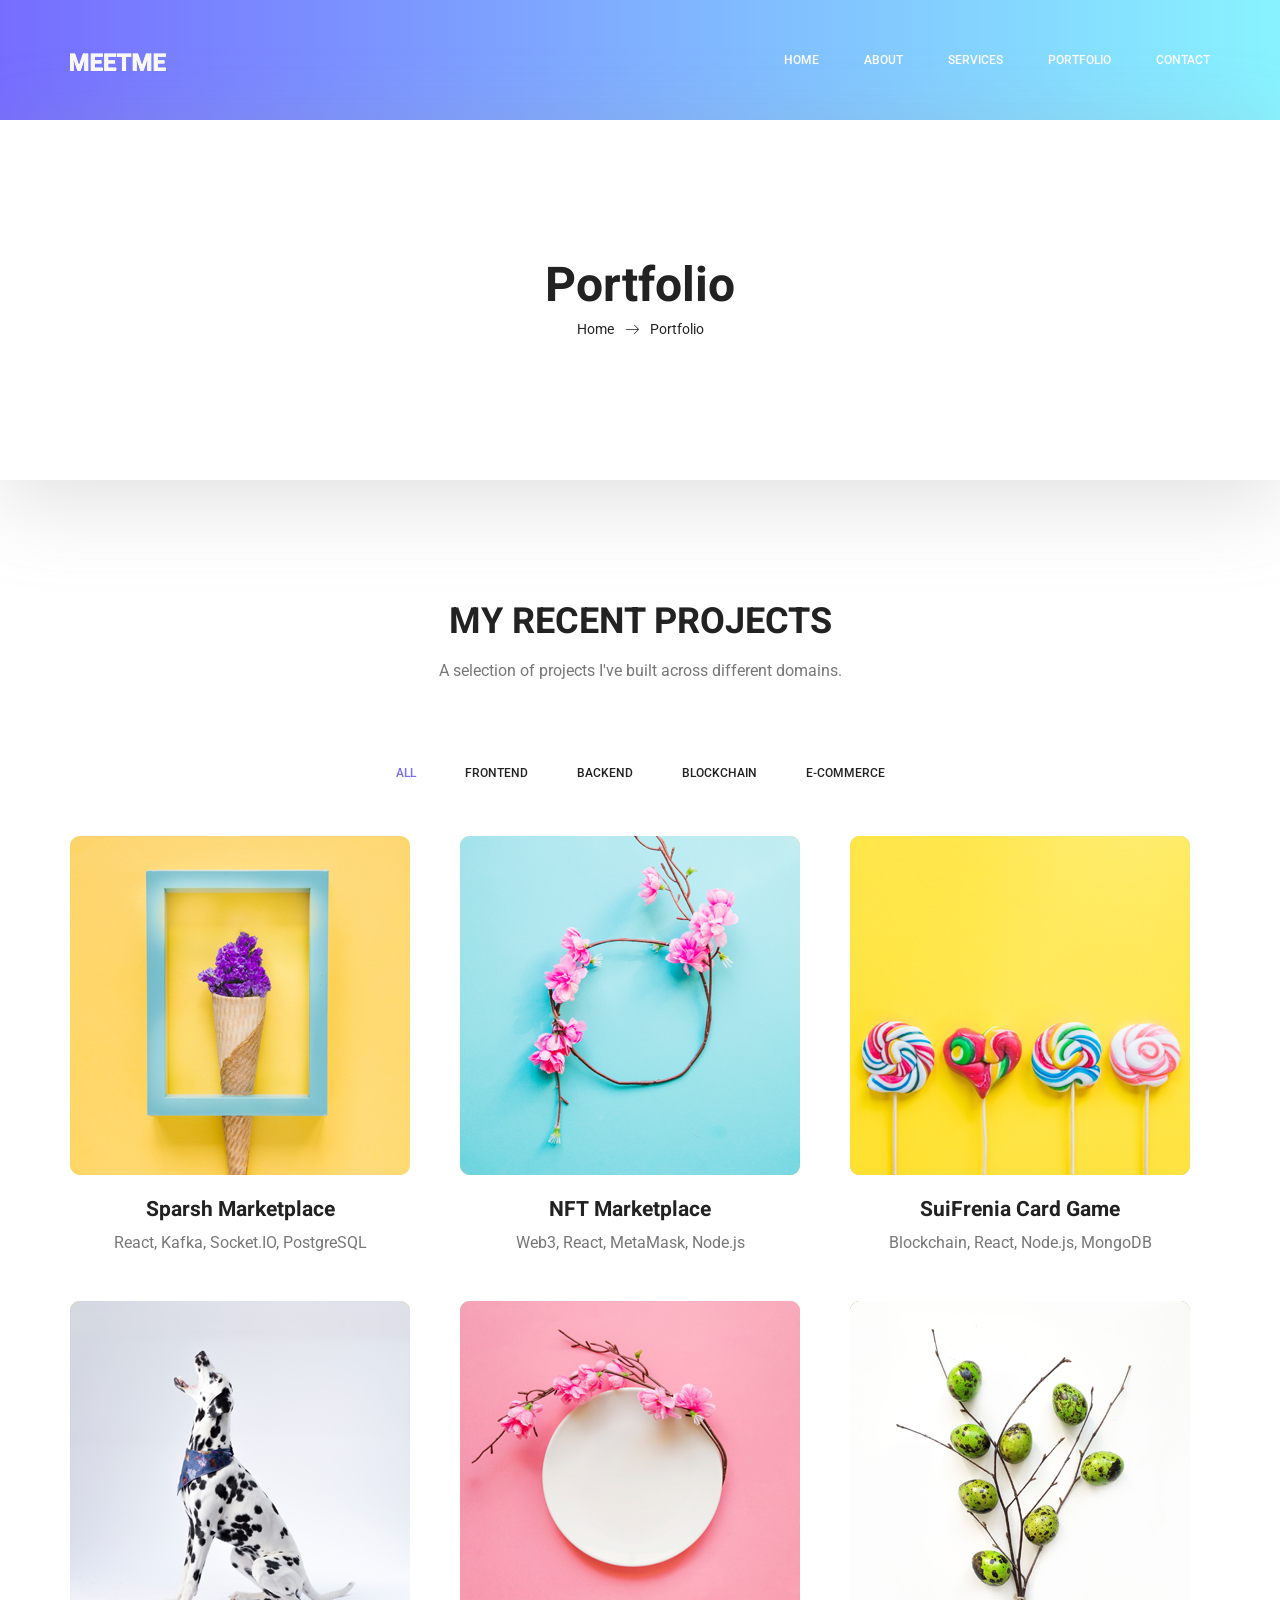
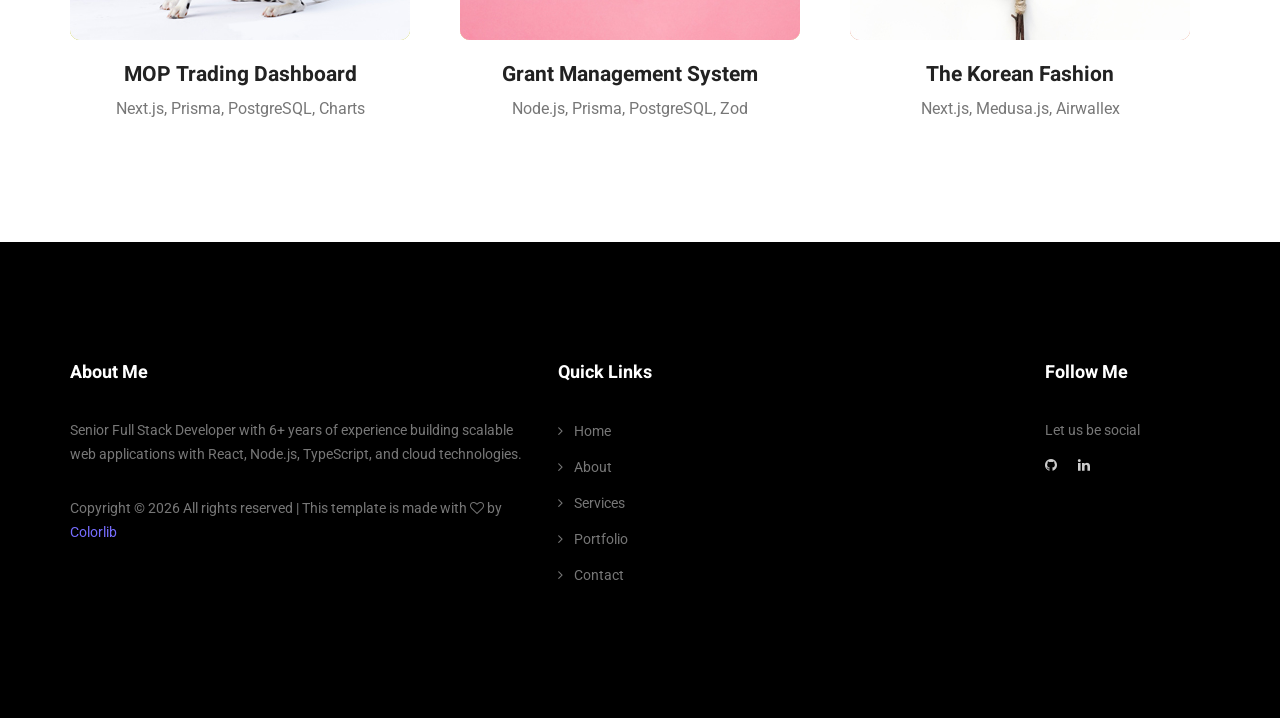
<file: portfolio.html>
<!DOCTYPE html>
<html lang="en">
  <head>
    <!-- Required meta tags -->
    <meta charset="utf-8" />
    <meta
      name="viewport"
      content="width=device-width, initial-scale=1, shrink-to-fit=no"
    />
    <meta name="description" content="Portfolio - Jasmin Thummar's recent projects in Full Stack, E-Commerce, and Blockchain development." />
    <link rel="icon" href="img/favicon.png" type="image/png" />
    <title>Portfolio - Jasmin Thummar</title>
    <!-- Bootstrap CSS -->
    <link rel="stylesheet" href="css/bootstrap.css" />
    <link rel="stylesheet" href="vendors/linericon/style.css" />
    <link rel="stylesheet" href="css/font-awesome.min.css" />
    <link rel="stylesheet" href="vendors/owl-carousel/owl.carousel.min.css" />
    <link rel="stylesheet" href="vendors/lightbox/simpleLightbox.css" />
    <link rel="stylesheet" href="vendors/nice-select/css/nice-select.css" />
    <link rel="stylesheet" href="vendors/animate-css/animate.css" />
    <link rel="stylesheet" href="vendors/popup/magnific-popup.css" />
    <link rel="stylesheet" href="vendors/flaticon/flaticon.css" />
    <!-- main css -->
    <link rel="stylesheet" href="css/style.css" />
    <link rel="stylesheet" href="css/responsive.css" />
  </head>
  <body>
    <!--================Header Menu Area =================-->
    <header class="header_area">
      <div class="main_menu">
        <nav class="navbar navbar-expand-lg navbar-light">
          <div class="container box_1620">
            <a class="navbar-brand logo_h" href="index.html"
              ><img src="img/logo.png" alt=""
            /></a>
            <button
              class="navbar-toggler"
              type="button"
              data-toggle="collapse"
              data-target="#navbarSupportedContent"
              aria-controls="navbarSupportedContent"
              aria-expanded="false"
              aria-label="Toggle navigation"
            >
              <span class="icon-bar"></span>
              <span class="icon-bar"></span>
              <span class="icon-bar"></span>
            </button>
            <div
              class="collapse navbar-collapse offset"
              id="navbarSupportedContent"
            >
              <ul class="nav navbar-nav menu_nav ml-auto">
                <li class="nav-item">
                  <a class="nav-link" href="index.html">Home</a>
                </li>
                <li class="nav-item">
                  <a class="nav-link" href="about-us.html">About</a>
                </li>
                <li class="nav-item">
                  <a class="nav-link" href="services.html">Services</a>
                </li>
                <li class="nav-item active">
                  <a class="nav-link" href="portfolio.html">Portfolio</a>
                </li>
                <li class="nav-item">
                  <a class="nav-link" href="contact.html">Contact</a>
                </li>
              </ul>
            </div>
          </div>
        </nav>
      </div>
    </header>
    <!--================Header Menu Area =================-->

    <!--================Home Banner Area =================-->
    <section class="banner_area">
      <div class="box_1620">
        <div class="banner_inner d-flex align-items-center">
          <div class="container">
            <div class="banner_content text-center">
              <h2>Portfolio</h2>
              <div class="page_link">
                <a href="index.html">Home</a>
                <a href="portfolio.html">Portfolio</a>
              </div>
            </div>
          </div>
        </div>
      </div>
    </section>
    <!--================End Home Banner Area =================-->

    <!--================Home Gallery Area =================-->
    <section class="home_gallery_area p_120">
      <div class="container">
        <div class="main_title">
          <h2>My Recent Projects</h2>
          <p>A selection of projects I've built across different domains.</p>
        </div>
        <div class="isotope_fillter">
          <ul class="gallery_filter list">
            <li class="active" data-filter="*"><a href="#">All</a></li>
            <li data-filter=".frontend"><a href="#">Frontend</a></li>
            <li data-filter=".backend"><a href="#">Backend</a></li>
            <li data-filter=".blockchain"><a href="#">Blockchain</a></li>
            <li data-filter=".ecommerce"><a href="#">E-Commerce</a></li>
          </ul>
        </div>
      </div>
      <div class="container">
        <div class="gallery_f_inner row imageGallery1">
          <div class="col-lg-4 col-md-4 col-sm-6 frontend ecommerce">
            <div class="h_gallery_item">
              <div class="g_img_item">
                <img class="img-fluid" src="img/gallery/project-1.jpg" alt="" />
                <a class="light" href="img/gallery/project-1.jpg"
                  ><img src="img/gallery/icon.png" alt=""
                /></a>
              </div>
              <div class="g_item_text">
                <h4>Sparsh Marketplace</h4>
                <p>React, Kafka, Socket.IO, PostgreSQL</p>
              </div>
            </div>
          </div>
          <div class="col-lg-4 col-md-4 col-sm-6 frontend blockchain">
            <div class="h_gallery_item">
              <div class="g_img_item">
                <img class="img-fluid" src="img/gallery/project-2.jpg" alt="" />
                <a class="light" href="img/gallery/project-2.jpg"
                  ><img src="img/gallery/icon.png" alt=""
                /></a>
              </div>
              <div class="g_item_text">
                <h4>NFT Marketplace</h4>
                <p>Web3, React, MetaMask, Node.js</p>
              </div>
            </div>
          </div>
          <div class="col-lg-4 col-md-4 col-sm-6 frontend blockchain">
            <div class="h_gallery_item">
              <div class="g_img_item">
                <img class="img-fluid" src="img/gallery/project-3.jpg" alt="" />
                <a class="light" href="img/gallery/project-3.jpg"
                  ><img src="img/gallery/icon.png" alt=""
                /></a>
              </div>
              <div class="g_item_text">
                <h4>SuiFrenia Card Game</h4>
                <p>Blockchain, React, Node.js, MongoDB</p>
              </div>
            </div>
          </div>
          <div class="col-lg-4 col-md-4 col-sm-6 frontend backend">
            <div class="h_gallery_item">
              <div class="g_img_item">
                <img class="img-fluid" src="img/gallery/project-4.jpg" alt="" />
                <a class="light" href="img/gallery/project-4.jpg"
                  ><img src="img/gallery/icon.png" alt=""
                /></a>
              </div>
              <div class="g_item_text">
                <h4>MOP Trading Dashboard</h4>
                <p>Next.js, Prisma, PostgreSQL, Charts</p>
              </div>
            </div>
          </div>
          <div class="col-lg-4 col-md-4 col-sm-6 backend">
            <div class="h_gallery_item">
              <div class="g_img_item">
                <img class="img-fluid" src="img/gallery/project-5.jpg" alt="" />
                <a class="light" href="img/gallery/project-5.jpg"
                  ><img src="img/gallery/icon.png" alt=""
                /></a>
              </div>
              <div class="g_item_text">
                <h4>Grant Management System</h4>
                <p>Node.js, Prisma, PostgreSQL, Zod</p>
              </div>
            </div>
          </div>
          <div class="col-lg-4 col-md-4 col-sm-6 frontend ecommerce">
            <div class="h_gallery_item">
              <div class="g_img_item">
                <img class="img-fluid" src="img/gallery/project-6.jpg" alt="" />
                <a class="light" href="img/gallery/project-6.jpg"
                  ><img src="img/gallery/icon.png" alt=""
                /></a>
              </div>
              <div class="g_item_text">
                <h4>The Korean Fashion</h4>
                <p>Next.js, Medusa.js, Airwallex</p>
              </div>
            </div>
          </div>
        </div>
      </div>
    </section>
    <!--================End Home Gallery Area =================-->

    <!--================Footer Area =================-->
    <footer class="footer_area p_120">
      <div class="container">
        <div class="row footer_inner">
          <div class="col-lg-5 col-sm-6">
            <aside class="f_widget ab_widget">
              <div class="f_title">
                <h3>About Me</h3>
              </div>
              <p>
                Senior Full Stack Developer with 6+ years of experience
                building scalable web applications with React, Node.js,
                TypeScript, and cloud technologies.
              </p>
              <p>
                <!-- Link back to Colorlib can't be removed. Template is licensed under CC BY 3.0. -->
                Copyright &copy;
                <script>
                  document.write(new Date().getFullYear());
                </script>
                All rights reserved | This template is made with
                <i class="fa fa-heart-o" aria-hidden="true"></i> by
                <a href="https://colorlib.com" target="_blank">Colorlib</a>
                <!-- Link back to Colorlib can't be removed. Template is licensed under CC BY 3.0. -->
              </p>
            </aside>
          </div>
          <div class="col-lg-5 col-sm-6">
            <aside class="f_widget news_widget">
              <div class="f_title">
                <h3>Quick Links</h3>
              </div>
              <ul class="list quick_links">
                <li><a href="index.html"><i class="fa fa-angle-right"></i> Home</a></li>
                <li><a href="about-us.html"><i class="fa fa-angle-right"></i> About</a></li>
                <li><a href="services.html"><i class="fa fa-angle-right"></i> Services</a></li>
                <li><a href="portfolio.html"><i class="fa fa-angle-right"></i> Portfolio</a></li>
                <li><a href="contact.html"><i class="fa fa-angle-right"></i> Contact</a></li>
              </ul>
            </aside>
          </div>
          <div class="col-lg-2">
            <aside class="f_widget social_widget">
              <div class="f_title">
                <h3>Follow Me</h3>
              </div>
              <p>Let us be social</p>
              <ul class="list">
                <li>
                  <a href="https://github.com/jasmin926211?tab=repositories" target="_blank"><i class="fa fa-github"></i></a>
                </li>
                <li>
                  <a href="https://www.linkedin.com/in/jasmin-thummar-3a6225126/" target="_blank"><i class="fa fa-linkedin"></i></a>
                </li>
              </ul>
            </aside>
          </div>
        </div>
      </div>
    </footer>
    <!--================End Footer Area =================-->

    <!-- Optional JavaScript -->
    <script src="js/jquery-3.3.1.min.js"></script>
    <script src="js/popper.js"></script>
    <script src="js/bootstrap.min.js"></script>
    <script src="js/stellar.js"></script>
    <script src="vendors/lightbox/simpleLightbox.min.js"></script>
    <script src="vendors/nice-select/js/jquery.nice-select.min.js"></script>
    <script src="vendors/isotope/imagesloaded.pkgd.min.js"></script>
    <script src="vendors/isotope/isotope.pkgd.min.js"></script>
    <script src="vendors/owl-carousel/owl.carousel.min.js"></script>
    <script src="vendors/popup/jquery.magnific-popup.min.js"></script>
    <script src="js/jquery.ajaxchimp.min.js"></script>
    <script src="vendors/counter-up/jquery.waypoints.min.js"></script>
    <script src="vendors/counter-up/jquery.counterup.min.js"></script>
    <script src="js/mail-script.js"></script>
    <script src="js/theme.js"></script>
  </body>
</html>
</file>
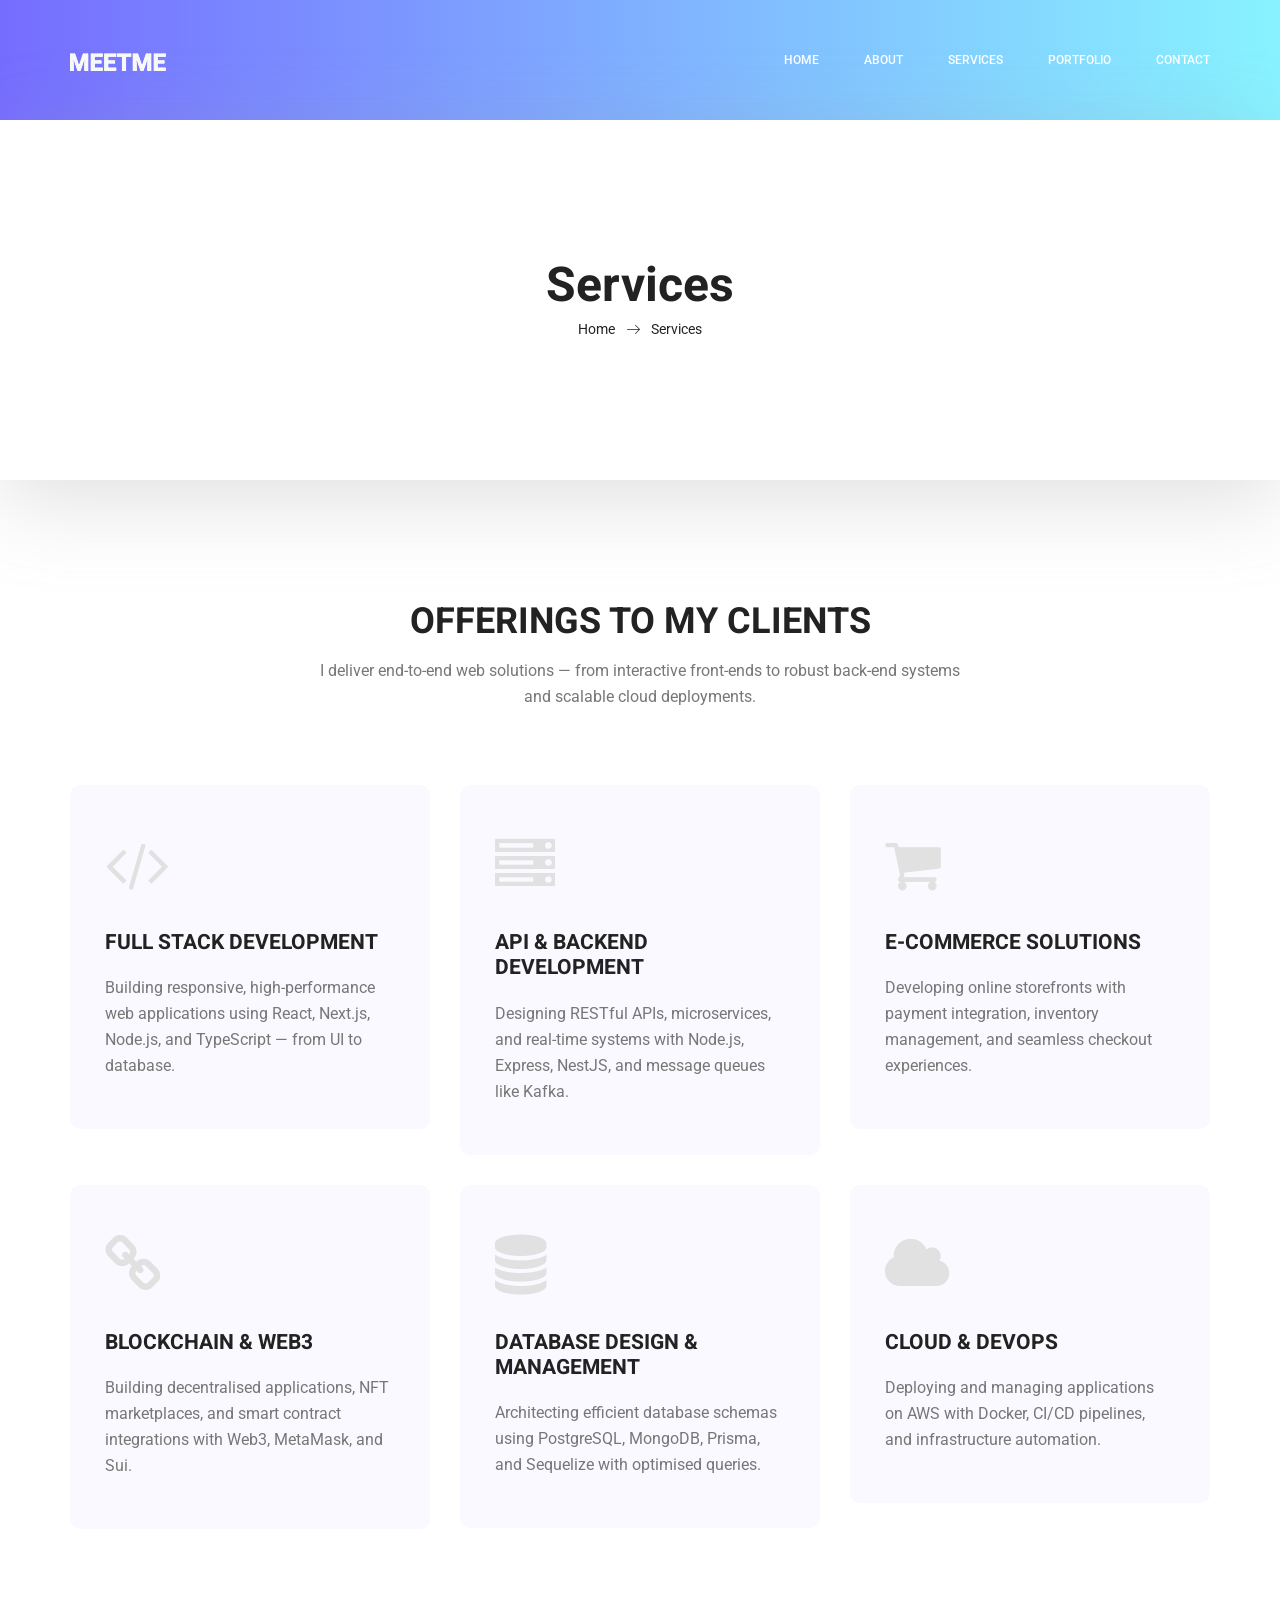
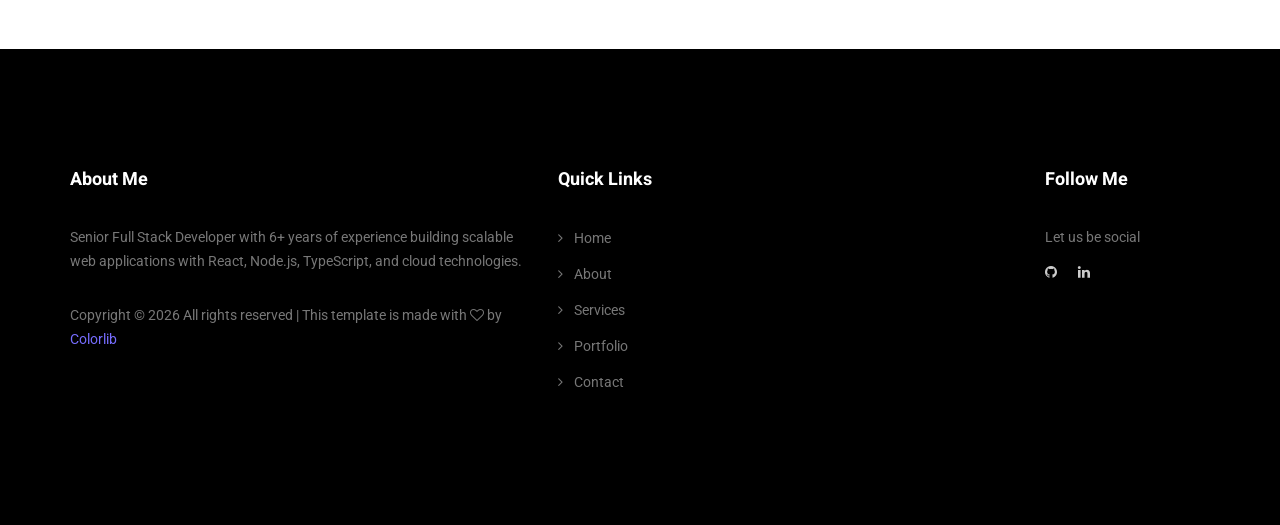
<file: services.html>
<!DOCTYPE html>
<html lang="en">
  <head>
    <!-- Required meta tags -->
    <meta charset="utf-8" />
    <meta
      name="viewport"
      content="width=device-width, initial-scale=1, shrink-to-fit=no"
    />
    <meta name="description" content="Services offered by Jasmin Thummar - Full Stack Development, API, E-Commerce, Blockchain, Cloud & DevOps." />
    <link rel="icon" href="img/favicon.png" type="image/png" />
    <title>Services - Jasmin Thummar</title>
    <!-- Bootstrap CSS -->
    <link rel="stylesheet" href="css/bootstrap.css" />
    <link rel="stylesheet" href="vendors/linericon/style.css" />
    <link rel="stylesheet" href="css/font-awesome.min.css" />
    <link rel="stylesheet" href="vendors/owl-carousel/owl.carousel.min.css" />
    <link rel="stylesheet" href="vendors/lightbox/simpleLightbox.css" />
    <link rel="stylesheet" href="vendors/nice-select/css/nice-select.css" />
    <link rel="stylesheet" href="vendors/animate-css/animate.css" />
    <link rel="stylesheet" href="vendors/popup/magnific-popup.css" />
    <link rel="stylesheet" href="vendors/flaticon/flaticon.css" />
    <!-- main css -->
    <link rel="stylesheet" href="css/style.css" />
    <link rel="stylesheet" href="css/responsive.css" />
  </head>
  <body>
    <!--================Header Menu Area =================-->
    <header class="header_area">
      <div class="main_menu">
        <nav class="navbar navbar-expand-lg navbar-light">
          <div class="container box_1620">
            <a class="navbar-brand logo_h" href="index.html"
              ><img src="img/logo.png" alt=""
            /></a>
            <button
              class="navbar-toggler"
              type="button"
              data-toggle="collapse"
              data-target="#navbarSupportedContent"
              aria-controls="navbarSupportedContent"
              aria-expanded="false"
              aria-label="Toggle navigation"
            >
              <span class="icon-bar"></span>
              <span class="icon-bar"></span>
              <span class="icon-bar"></span>
            </button>
            <div
              class="collapse navbar-collapse offset"
              id="navbarSupportedContent"
            >
              <ul class="nav navbar-nav menu_nav ml-auto">
                <li class="nav-item">
                  <a class="nav-link" href="index.html">Home</a>
                </li>
                <li class="nav-item">
                  <a class="nav-link" href="about-us.html">About</a>
                </li>
                <li class="nav-item active">
                  <a class="nav-link" href="services.html">Services</a>
                </li>
                <li class="nav-item">
                  <a class="nav-link" href="portfolio.html">Portfolio</a>
                </li>
                <li class="nav-item">
                  <a class="nav-link" href="contact.html">Contact</a>
                </li>
              </ul>
            </div>
          </div>
        </nav>
      </div>
    </header>
    <!--================Header Menu Area =================-->

    <!--================Home Banner Area =================-->
    <section class="banner_area">
      <div class="box_1620">
        <div class="banner_inner d-flex align-items-center">
          <div class="container">
            <div class="banner_content text-center">
              <h2>Services</h2>
              <div class="page_link">
                <a href="index.html">Home</a>
                <a href="services.html">Services</a>
              </div>
            </div>
          </div>
        </div>
      </div>
    </section>
    <!--================End Home Banner Area =================-->

    <!--================Feature Area =================-->
    <section class="feature_area white_feature p_120">
      <div class="container">
        <div class="main_title">
          <h2>offerings to my clients</h2>
          <p>
            I deliver end-to-end web solutions — from interactive front-ends
            to robust back-end systems and scalable cloud deployments.
          </p>
        </div>
        <div class="feature_inner row">
          <div class="col-lg-4 col-md-6">
            <div class="feature_item">
              <i class="fa fa-code"></i>
              <h4>Full Stack Development</h4>
              <p>
                Building responsive, high-performance web applications using
                React, Next.js, Node.js, and TypeScript — from UI to database.
              </p>
            </div>
          </div>
          <div class="col-lg-4 col-md-6">
            <div class="feature_item">
              <i class="fa fa-server"></i>
              <h4>API &amp; Backend Development</h4>
              <p>
                Designing RESTful APIs, microservices, and real-time systems
                with Node.js, Express, NestJS, and message queues like Kafka.
              </p>
            </div>
          </div>
          <div class="col-lg-4 col-md-6">
            <div class="feature_item">
              <i class="fa fa-shopping-cart"></i>
              <h4>E-Commerce Solutions</h4>
              <p>
                Developing online storefronts with payment integration,
                inventory management, and seamless checkout experiences.
              </p>
            </div>
          </div>
          <div class="col-lg-4 col-md-6">
            <div class="feature_item">
              <i class="fa fa-link"></i>
              <h4>Blockchain &amp; Web3</h4>
              <p>
                Building decentralised applications, NFT marketplaces, and
                smart contract integrations with Web3, MetaMask, and Sui.
              </p>
            </div>
          </div>
          <div class="col-lg-4 col-md-6">
            <div class="feature_item">
              <i class="fa fa-database"></i>
              <h4>Database Design &amp; Management</h4>
              <p>
                Architecting efficient database schemas using PostgreSQL,
                MongoDB, Prisma, and Sequelize with optimised queries.
              </p>
            </div>
          </div>
          <div class="col-lg-4 col-md-6">
            <div class="feature_item">
              <i class="fa fa-cloud"></i>
              <h4>Cloud &amp; DevOps</h4>
              <p>
                Deploying and managing applications on AWS with Docker,
                CI/CD pipelines, and infrastructure automation.
              </p>
            </div>
          </div>
        </div>
      </div>
    </section>
    <!--================End Feature Area =================-->

    <!--================Footer Area =================-->
    <footer class="footer_area p_120">
      <div class="container">
        <div class="row footer_inner">
          <div class="col-lg-5 col-sm-6">
            <aside class="f_widget ab_widget">
              <div class="f_title">
                <h3>About Me</h3>
              </div>
              <p>
                Senior Full Stack Developer with 6+ years of experience
                building scalable web applications with React, Node.js,
                TypeScript, and cloud technologies.
              </p>
              <p>
                <!-- Link back to Colorlib can't be removed. Template is licensed under CC BY 3.0. -->
                Copyright &copy;
                <script>
                  document.write(new Date().getFullYear());
                </script>
                All rights reserved | This template is made with
                <i class="fa fa-heart-o" aria-hidden="true"></i> by
                <a href="https://colorlib.com" target="_blank">Colorlib</a>
                <!-- Link back to Colorlib can't be removed. Template is licensed under CC BY 3.0. -->
              </p>
            </aside>
          </div>
          <div class="col-lg-5 col-sm-6">
            <aside class="f_widget news_widget">
              <div class="f_title">
                <h3>Quick Links</h3>
              </div>
              <ul class="list quick_links">
                <li><a href="index.html"><i class="fa fa-angle-right"></i> Home</a></li>
                <li><a href="about-us.html"><i class="fa fa-angle-right"></i> About</a></li>
                <li><a href="services.html"><i class="fa fa-angle-right"></i> Services</a></li>
                <li><a href="portfolio.html"><i class="fa fa-angle-right"></i> Portfolio</a></li>
                <li><a href="contact.html"><i class="fa fa-angle-right"></i> Contact</a></li>
              </ul>
            </aside>
          </div>
          <div class="col-lg-2">
            <aside class="f_widget social_widget">
              <div class="f_title">
                <h3>Follow Me</h3>
              </div>
              <p>Let us be social</p>
              <ul class="list">
                <li>
                  <a href="https://github.com/jasmin926211?tab=repositories" target="_blank"><i class="fa fa-github"></i></a>
                </li>
                <li>
                  <a href="https://www.linkedin.com/in/jasmin-thummar-3a6225126/" target="_blank"><i class="fa fa-linkedin"></i></a>
                </li>
              </ul>
            </aside>
          </div>
        </div>
      </div>
    </footer>
    <!--================End Footer Area =================-->

    <!-- Optional JavaScript -->
    <script src="js/jquery-3.3.1.min.js"></script>
    <script src="js/popper.js"></script>
    <script src="js/bootstrap.min.js"></script>
    <script src="js/stellar.js"></script>
    <script src="vendors/lightbox/simpleLightbox.min.js"></script>
    <script src="vendors/nice-select/js/jquery.nice-select.min.js"></script>
    <script src="vendors/isotope/imagesloaded.pkgd.min.js"></script>
    <script src="vendors/isotope/isotope.pkgd.min.js"></script>
    <script src="vendors/owl-carousel/owl.carousel.min.js"></script>
    <script src="vendors/popup/jquery.magnific-popup.min.js"></script>
    <script src="js/jquery.ajaxchimp.min.js"></script>
    <script src="vendors/counter-up/jquery.waypoints.min.js"></script>
    <script src="vendors/counter-up/jquery.counterup.min.js"></script>
    <script src="js/mail-script.js"></script>
    <script src="js/theme.js"></script>
  </body>
</html>
</file>
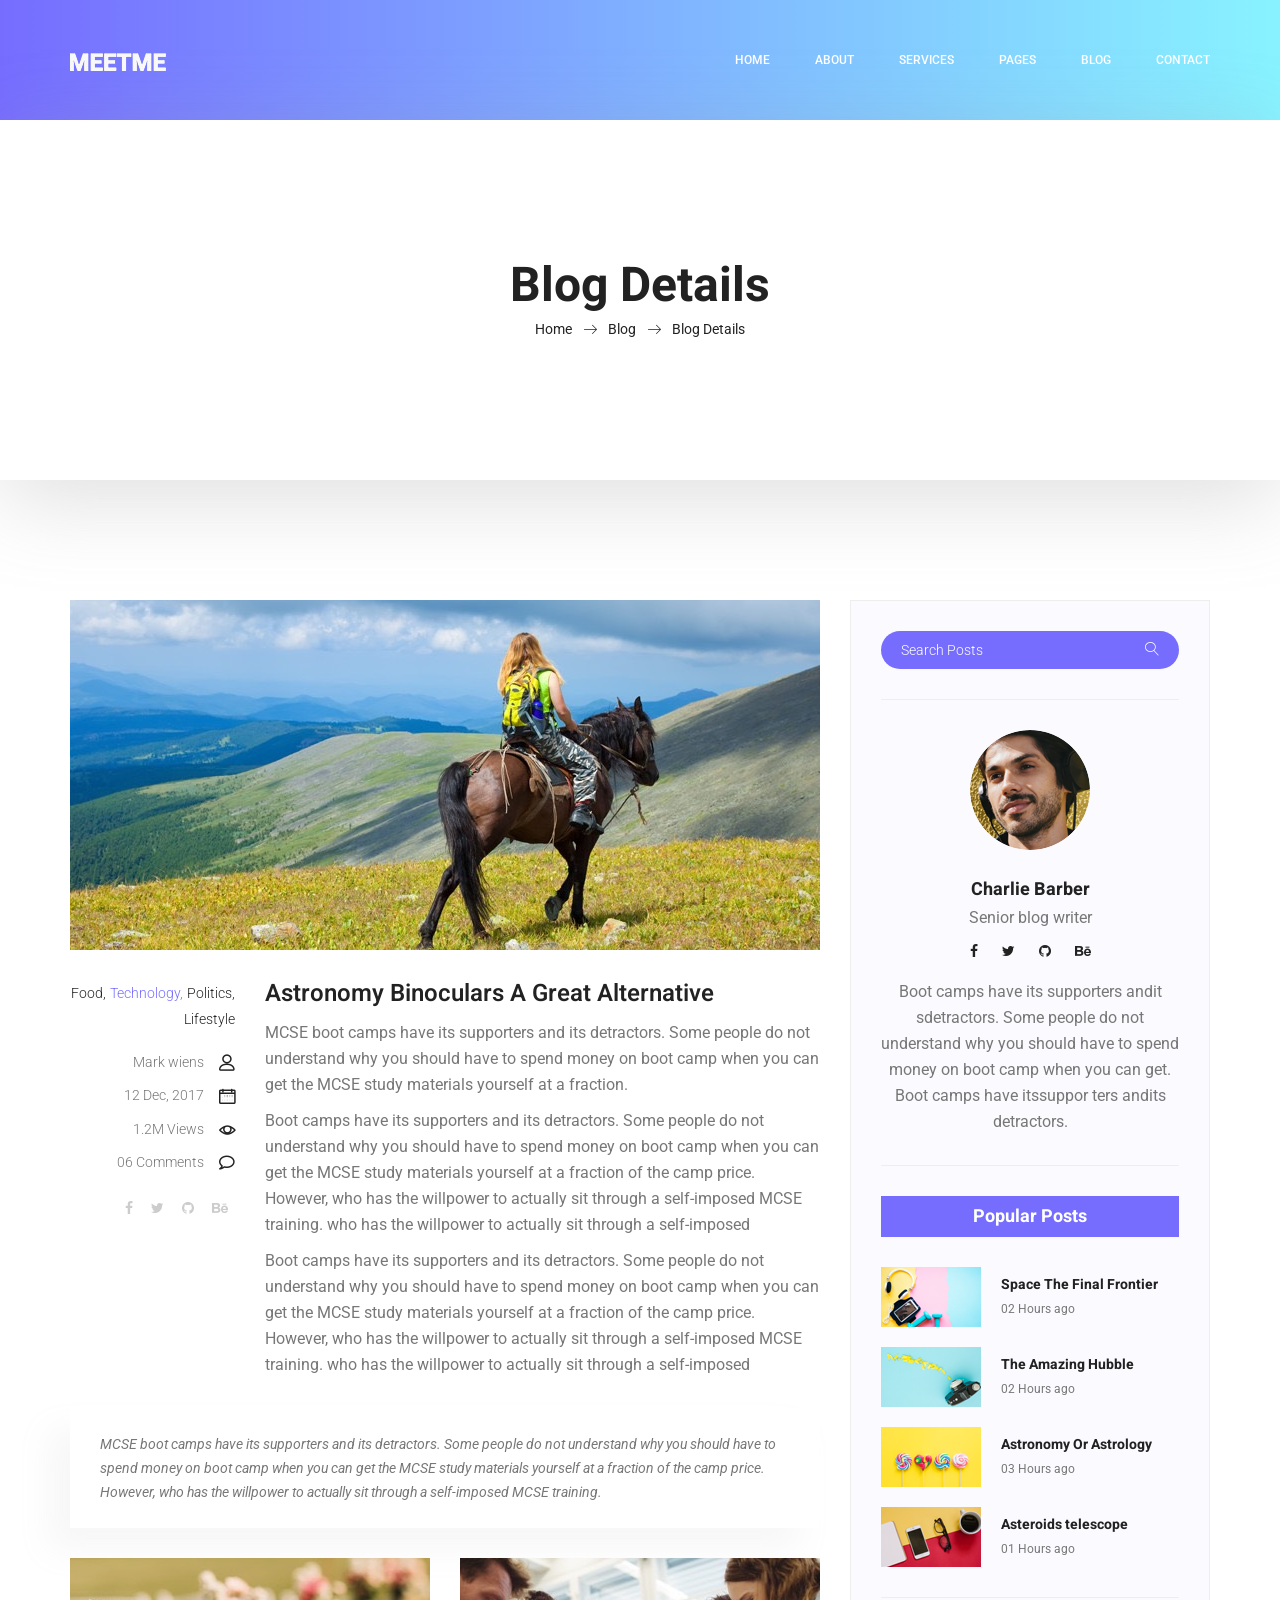
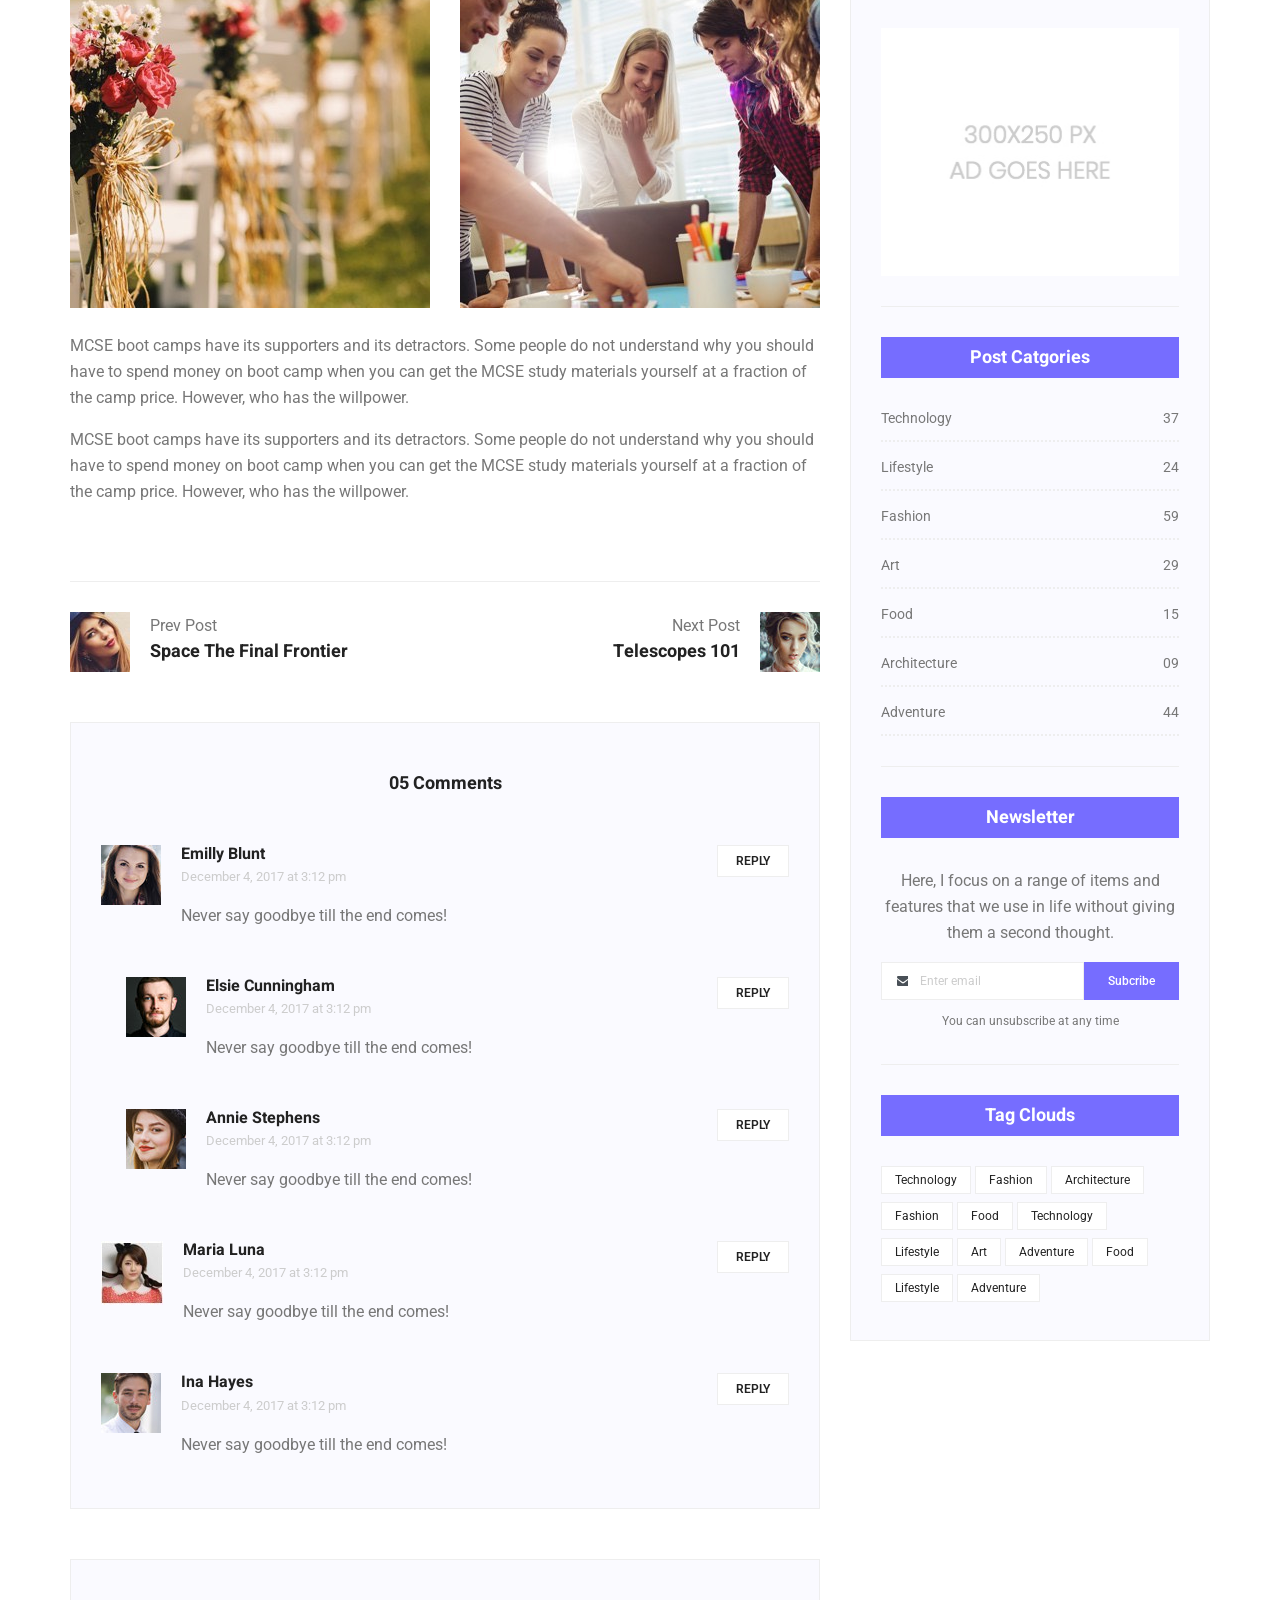
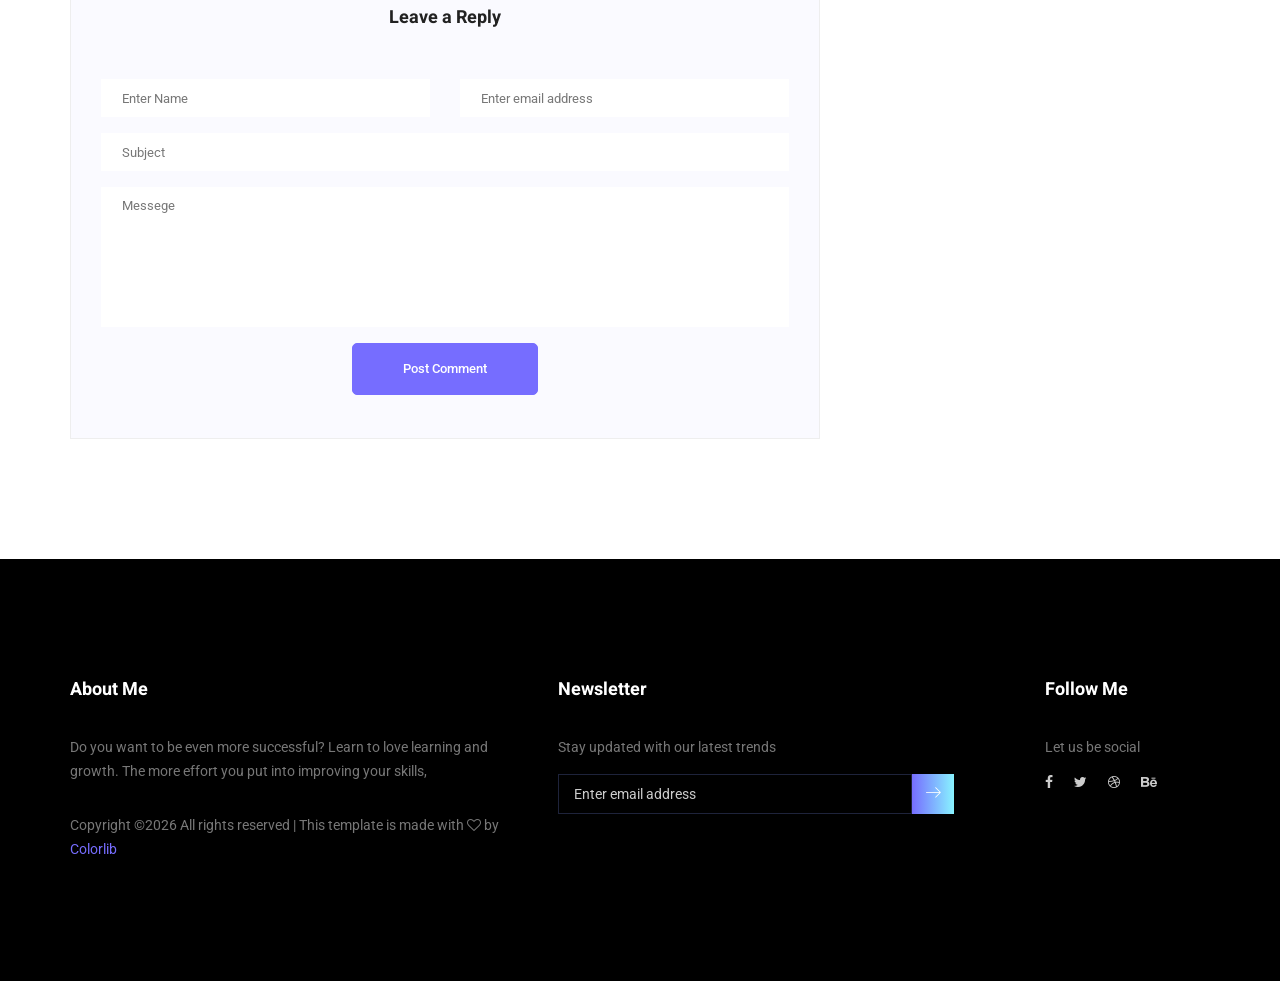
<file: single-blog.html>
<!doctype html>
<html lang="en">
    <head>
        <!-- Required meta tags -->
        <meta charset="utf-8">
        <meta name="viewport" content="width=device-width, initial-scale=1, shrink-to-fit=no">
        <link rel="icon" href="img/favicon.png" type="image/png">
        <title>MeetMe Personal</title>
        <!-- Bootstrap CSS -->
        <link rel="stylesheet" href="css/bootstrap.css">
        <link rel="stylesheet" href="vendors/linericon/style.css">
        <link rel="stylesheet" href="css/font-awesome.min.css">
        <link rel="stylesheet" href="vendors/owl-carousel/owl.carousel.min.css">
        <link rel="stylesheet" href="vendors/lightbox/simpleLightbox.css">
        <link rel="stylesheet" href="vendors/nice-select/css/nice-select.css">
        <link rel="stylesheet" href="vendors/animate-css/animate.css">
        <link rel="stylesheet" href="vendors/popup/magnific-popup.css">
        <!-- main css -->
        <link rel="stylesheet" href="css/style.css">
        <link rel="stylesheet" href="css/responsive.css">
    </head>
    <body>
        
        <!--================Header Menu Area =================-->
        <header class="header_area">
            <div class="main_menu">
            	<nav class="navbar navbar-expand-lg navbar-light">
					<div class="container box_1620">
						<!-- Brand and toggle get grouped for better mobile display -->
						<a class="navbar-brand logo_h" href="index.html"><img src="img/logo.png" alt=""></a>
						<button class="navbar-toggler" type="button" data-toggle="collapse" data-target="#navbarSupportedContent" aria-controls="navbarSupportedContent" aria-expanded="false" aria-label="Toggle navigation">
							<span class="icon-bar"></span>
							<span class="icon-bar"></span>
							<span class="icon-bar"></span>
						</button>
						<!-- Collect the nav links, forms, and other content for toggling -->
						<div class="collapse navbar-collapse offset" id="navbarSupportedContent">
							<ul class="nav navbar-nav menu_nav ml-auto">
								<li class="nav-item active"><a class="nav-link" href="index.html">Home</a></li> 
								<li class="nav-item"><a class="nav-link" href="about-us.html">About</a></li> 
								<li class="nav-item"><a class="nav-link" href="services.html">Services</a></li> 
								<li class="nav-item submenu dropdown">
									<a href="#" class="nav-link dropdown-toggle" data-toggle="dropdown" role="button" aria-haspopup="true" aria-expanded="false">Pages</a>
									<ul class="dropdown-menu">
										<li class="nav-item"><a class="nav-link" href="portfolio.html">Portfolio</a></li>
										<li class="nav-item"><a class="nav-link" href="elements.html">Elements</a></li>
									</ul>
								</li> 
								<li class="nav-item submenu dropdown">
									<a href="#" class="nav-link dropdown-toggle" data-toggle="dropdown" role="button" aria-haspopup="true" aria-expanded="false">Blog</a>
									<ul class="dropdown-menu">
										<li class="nav-item"><a class="nav-link" href="blog.html">Blog</a></li>
										<li class="nav-item"><a class="nav-link" href="single-blog.html">Blog Details</a></li>
									</ul>
								</li> 
								<li class="nav-item"><a class="nav-link" href="contact.html">Contact</a></li>
							</ul>
						</div> 
					</div>
            	</nav>
            </div>
        </header>
        <!--================Header Menu Area =================-->
        
        <!--================Home Banner Area =================-->
        <section class="banner_area">
            <div class="box_1620">
				<div class="banner_inner d-flex align-items-center">
					<div class="container">
						<div class="banner_content text-center">
							<h2>Blog Details</h2>
							<div class="page_link">
								<a href="index.html">Home</a>
								<a href="blog.html">Blog</a>
								<a href="single-blog.html">Blog Details</a>
							</div>
						</div>
					</div>
				</div>
            </div>
        </section>
        <!--================End Home Banner Area =================-->
        
        <!--================Blog Area =================-->
        <section class="blog_area single-post-area p_120">
            <div class="container">
                <div class="row">
                    <div class="col-lg-8 posts-list">
                        <div class="single-post row">
                            <div class="col-lg-12">
                                <div class="feature-img">
                                    <img class="img-fluid" src="img/blog/feature-img1.jpg" alt="">
                                </div>									
                            </div>
                            <div class="col-lg-3  col-md-3">
                                <div class="blog_info text-right">
                                    <div class="post_tag">
                                        <a href="#">Food,</a>
                                        <a class="active" href="#">Technology,</a>
                                        <a href="#">Politics,</a>
                                        <a href="#">Lifestyle</a>
                                    </div>
                                    <ul class="blog_meta list">
                                        <li><a href="#">Mark wiens<i class="lnr lnr-user"></i></a></li>
                                        <li><a href="#">12 Dec, 2017<i class="lnr lnr-calendar-full"></i></a></li>
                                        <li><a href="#">1.2M Views<i class="lnr lnr-eye"></i></a></li>
                                        <li><a href="#">06 Comments<i class="lnr lnr-bubble"></i></a></li>
                                    </ul>
                                    <ul class="social-links">
                                        <li><a href="#"><i class="fa fa-facebook"></i></a></li>
                                        <li><a href="#"><i class="fa fa-twitter"></i></a></li>
                                        <li><a href="#"><i class="fa fa-github"></i></a></li>
                                        <li><a href="#"><i class="fa fa-behance"></i></a></li>
                                    </ul>
                                </div>
                            </div>
                            <div class="col-lg-9 col-md-9 blog_details">
                                <h2>Astronomy Binoculars A Great Alternative</h2>
                                <p class="excert">
                                    MCSE boot camps have its supporters and its detractors. Some people do not understand why you should have to spend money on boot camp when you can get the MCSE study materials yourself at a fraction.
                                </p>
                                <p>
                                    Boot camps have its supporters and its detractors. Some people do not understand why you should have to spend money on boot camp when you can get the MCSE study materials yourself at a fraction of the camp price. However, who has the willpower to actually sit through a self-imposed MCSE training. who has the willpower to actually sit through a self-imposed
                                </p>
                                <p>
                                    Boot camps have its supporters and its detractors. Some people do not understand why you should have to spend money on boot camp when you can get the MCSE study materials yourself at a fraction of the camp price. However, who has the willpower to actually sit through a self-imposed MCSE training. who has the willpower to actually sit through a self-imposed
                                </p>
                            </div>
                            <div class="col-lg-12">
                                <div class="quotes">
                                    MCSE boot camps have its supporters and its detractors. Some people do not understand why you should have to spend money on boot camp when you can get the MCSE study materials yourself at a fraction of the camp price. However, who has the willpower to actually sit through a self-imposed MCSE training.										
                                </div>
                                <div class="row">
                                    <div class="col-6">
                                        <img class="img-fluid" src="img/blog/post-img1.jpg" alt="">
                                    </div>
                                    <div class="col-6">
                                        <img class="img-fluid" src="img/blog/post-img2.jpg" alt="">
                                    </div>	
                                    <div class="col-lg-12 mt-25">
                                        <p>
                                            MCSE boot camps have its supporters and its detractors. Some people do not understand why you should have to spend money on boot camp when you can get the MCSE study materials yourself at a fraction of the camp price. However, who has the willpower.
                                        </p>
                                        <p>
                                            MCSE boot camps have its supporters and its detractors. Some people do not understand why you should have to spend money on boot camp when you can get the MCSE study materials yourself at a fraction of the camp price. However, who has the willpower.
                                        </p>											
                                    </div>									
                                </div>
                            </div>
                        </div>
                        <div class="navigation-area">
                            <div class="row">
                                <div class="col-lg-6 col-md-6 col-12 nav-left flex-row d-flex justify-content-start align-items-center">
                                    <div class="thumb">
                                        <a href="#"><img class="img-fluid" src="img/blog/prev.jpg" alt=""></a>
                                    </div>
                                    <div class="arrow">
                                        <a href="#"><span class="lnr text-white lnr-arrow-left"></span></a>
                                    </div>
                                    <div class="detials">
                                        <p>Prev Post</p>
                                        <a href="#"><h4>Space The Final Frontier</h4></a>
                                    </div>
                                </div>
                                <div class="col-lg-6 col-md-6 col-12 nav-right flex-row d-flex justify-content-end align-items-center">
                                    <div class="detials">
                                        <p>Next Post</p>
                                        <a href="#"><h4>Telescopes 101</h4></a>
                                    </div>
                                    <div class="arrow">
                                        <a href="#"><span class="lnr text-white lnr-arrow-right"></span></a>
                                    </div>
                                    <div class="thumb">
                                        <a href="#"><img class="img-fluid" src="img/blog/next.jpg" alt=""></a>
                                    </div>										
                                </div>									
                            </div>
                        </div>
                        <div class="comments-area">
                            <h4>05 Comments</h4>
                            <div class="comment-list">
                                <div class="single-comment justify-content-between d-flex">
                                    <div class="user justify-content-between d-flex">
                                        <div class="thumb">
                                            <img src="img/blog/c1.jpg" alt="">
                                        </div>
                                        <div class="desc">
                                            <h5><a href="#">Emilly Blunt</a></h5>
                                            <p class="date">December 4, 2017 at 3:12 pm </p>
                                            <p class="comment">
                                                Never say goodbye till the end comes!
                                            </p>
                                        </div>
                                    </div>
                                    <div class="reply-btn">
                                           <a href="" class="btn-reply text-uppercase">reply</a> 
                                    </div>
                                </div>
                            </div>	
                            <div class="comment-list left-padding">
                                <div class="single-comment justify-content-between d-flex">
                                    <div class="user justify-content-between d-flex">
                                        <div class="thumb">
                                            <img src="img/blog/c2.jpg" alt="">
                                        </div>
                                        <div class="desc">
                                            <h5><a href="#">Elsie Cunningham</a></h5>
                                            <p class="date">December 4, 2017 at 3:12 pm </p>
                                            <p class="comment">
                                                Never say goodbye till the end comes!
                                            </p>
                                        </div>
                                    </div>
                                    <div class="reply-btn">
                                           <a href="" class="btn-reply text-uppercase">reply</a> 
                                    </div>
                                </div>
                            </div>	
                            <div class="comment-list left-padding">
                                <div class="single-comment justify-content-between d-flex">
                                    <div class="user justify-content-between d-flex">
                                        <div class="thumb">
                                            <img src="img/blog/c3.jpg" alt="">
                                        </div>
                                        <div class="desc">
                                            <h5><a href="#">Annie Stephens</a></h5>
                                            <p class="date">December 4, 2017 at 3:12 pm </p>
                                            <p class="comment">
                                                Never say goodbye till the end comes!
                                            </p>
                                        </div>
                                    </div>
                                    <div class="reply-btn">
                                           <a href="" class="btn-reply text-uppercase">reply</a> 
                                    </div>
                                </div>
                            </div>	
                            <div class="comment-list">
                                <div class="single-comment justify-content-between d-flex">
                                    <div class="user justify-content-between d-flex">
                                        <div class="thumb">
                                            <img src="img/blog/c4.jpg" alt="">
                                        </div>
                                        <div class="desc">
                                            <h5><a href="#">Maria Luna</a></h5>
                                            <p class="date">December 4, 2017 at 3:12 pm </p>
                                            <p class="comment">
                                                Never say goodbye till the end comes!
                                            </p>
                                        </div>
                                    </div>
                                    <div class="reply-btn">
                                           <a href="" class="btn-reply text-uppercase">reply</a> 
                                    </div>
                                </div>
                            </div>	
                            <div class="comment-list">
                                <div class="single-comment justify-content-between d-flex">
                                    <div class="user justify-content-between d-flex">
                                        <div class="thumb">
                                            <img src="img/blog/c5.jpg" alt="">
                                        </div>
                                        <div class="desc">
                                            <h5><a href="#">Ina Hayes</a></h5>
                                            <p class="date">December 4, 2017 at 3:12 pm </p>
                                            <p class="comment">
                                                Never say goodbye till the end comes!
                                            </p>
                                        </div>
                                    </div>
                                    <div class="reply-btn">
                                           <a href="" class="btn-reply text-uppercase">reply</a> 
                                    </div>
                                </div>
                            </div>	                                             				
                        </div>
                        <div class="comment-form">
                            <h4>Leave a Reply</h4>
                            <form>
                                <div class="form-group form-inline">
                                  <div class="form-group col-lg-6 col-md-6 name">
                                    <input type="text" class="form-control" id="name" placeholder="Enter Name" onfocus="this.placeholder = ''" onblur="this.placeholder = 'Enter Name'">
                                  </div>
                                  <div class="form-group col-lg-6 col-md-6 email">
                                    <input type="email" class="form-control" id="email" placeholder="Enter email address" onfocus="this.placeholder = ''" onblur="this.placeholder = 'Enter email address'">
                                  </div>										
                                </div>
                                <div class="form-group">
                                    <input type="text" class="form-control" id="subject" placeholder="Subject" onfocus="this.placeholder = ''" onblur="this.placeholder = 'Subject'">
                                </div>
                                <div class="form-group">
                                    <textarea class="form-control mb-10" rows="5" name="message" placeholder="Messege" onfocus="this.placeholder = ''" onblur="this.placeholder = 'Messege'" required=""></textarea>
                                </div>
                                <a href="#" class="primary-btn submit_btn">Post Comment</a>	
                            </form>
                        </div>
                    </div>
                    <div class="col-lg-4">
                        <div class="blog_right_sidebar">
                            <aside class="single_sidebar_widget search_widget">
                                <div class="input-group">
                                    <input type="text" class="form-control" placeholder="Search Posts">
                                    <span class="input-group-btn">
                                        <button class="btn btn-default" type="button"><i class="lnr lnr-magnifier"></i></button>
                                    </span>
                                </div><!-- /input-group -->
                                <div class="br"></div>
                            </aside>
                            <aside class="single_sidebar_widget author_widget">
                                <img class="author_img rounded-circle" src="img/blog/author.png" alt="">
                                <h4>Charlie Barber</h4>
                                <p>Senior blog writer</p>
                                <div class="social_icon">
                                    <a href="#"><i class="fa fa-facebook"></i></a>
                                    <a href="#"><i class="fa fa-twitter"></i></a>
                                    <a href="#"><i class="fa fa-github"></i></a>
                                    <a href="#"><i class="fa fa-behance"></i></a>
                                </div>
                                <p>Boot camps have its supporters andit sdetractors. Some people do not understand why you should have to spend money on boot camp when you can get. Boot camps have itssuppor ters andits detractors.</p>
                                <div class="br"></div>
                            </aside>
                            <aside class="single_sidebar_widget popular_post_widget">
                                <h3 class="widget_title">Popular Posts</h3>
                                <div class="media post_item">
                                    <img src="img/blog/popular-post/post1.jpg" alt="post">
                                    <div class="media-body">
                                        <a href="blog-details.html"><h3>Space The Final Frontier</h3></a>
                                        <p>02 Hours ago</p>
                                    </div>
                                </div>
                                <div class="media post_item">
                                    <img src="img/blog/popular-post/post2.jpg" alt="post">
                                    <div class="media-body">
                                        <a href="blog-details.html"><h3>The Amazing Hubble</h3></a>
                                        <p>02 Hours ago</p>
                                    </div>
                                </div>
                                <div class="media post_item">
                                    <img src="img/blog/popular-post/post3.jpg" alt="post">
                                    <div class="media-body">
                                        <a href="blog-details.html"><h3>Astronomy Or Astrology</h3></a>
                                        <p>03 Hours ago</p>
                                    </div>
                                </div>
                                <div class="media post_item">
                                    <img src="img/blog/popular-post/post4.jpg" alt="post">
                                    <div class="media-body">
                                        <a href="blog-details.html"><h3>Asteroids telescope</h3></a>
                                        <p>01 Hours ago</p>
                                    </div>
                                </div>
                                <div class="br"></div>
                            </aside>
                            <aside class="single_sidebar_widget ads_widget">
                                <a href="#"><img class="img-fluid" src="img/blog/add.jpg" alt=""></a>
                                <div class="br"></div>
                            </aside>
                            <aside class="single_sidebar_widget post_category_widget">
                                <h4 class="widget_title">Post Catgories</h4>
                                <ul class="list cat-list">
                                    <li>
                                        <a href="#" class="d-flex justify-content-between">
                                            <p>Technology</p>
                                            <p>37</p>
                                        </a>
                                    </li>
                                    <li>
                                        <a href="#" class="d-flex justify-content-between">
                                            <p>Lifestyle</p>
                                            <p>24</p>
                                        </a>
                                    </li>
                                    <li>
                                        <a href="#" class="d-flex justify-content-between">
                                            <p>Fashion</p>
                                            <p>59</p>
                                        </a>
                                    </li>
                                    <li>
                                        <a href="#" class="d-flex justify-content-between">
                                            <p>Art</p>
                                            <p>29</p>
                                        </a>
                                    </li>
                                    <li>
                                        <a href="#" class="d-flex justify-content-between">
                                            <p>Food</p>
                                            <p>15</p>
                                        </a>
                                    </li>
                                    <li>
                                        <a href="#" class="d-flex justify-content-between">
                                            <p>Architecture</p>
                                            <p>09</p>
                                        </a>
                                    </li>
                                    <li>
                                        <a href="#" class="d-flex justify-content-between">
                                            <p>Adventure</p>
                                            <p>44</p>
                                        </a>
                                    </li>															
                                </ul>
                                <div class="br"></div>
                            </aside>
                            <aside class="single-sidebar-widget newsletter_widget">
                                <h4 class="widget_title">Newsletter</h4>
                                <p>
                                Here, I focus on a range of items and features that we use in life without
                                giving them a second thought.
                                </p>
                                <div class="form-group d-flex flex-row">
                                    <div class="input-group">
                                        <div class="input-group-prepend">
                                            <div class="input-group-text"><i class="fa fa-envelope" aria-hidden="true"></i></div>
                                        </div>
                                        <input type="text" class="form-control" id="inlineFormInputGroup" placeholder="Enter email" onfocus="this.placeholder = ''" onblur="this.placeholder = 'Enter email'">
                                    </div>
                                    <a href="#" class="bbtns">Subcribe</a>
                                </div>	
                                <p class="text-bottom">You can unsubscribe at any time</p>	
                                <div class="br"></div>							
                            </aside>
                            <aside class="single-sidebar-widget tag_cloud_widget">
                                <h4 class="widget_title">Tag Clouds</h4>
                                <ul class="list">
                                    <li><a href="#">Technology</a></li>
                                    <li><a href="#">Fashion</a></li>
                                    <li><a href="#">Architecture</a></li>
                                    <li><a href="#">Fashion</a></li>
                                    <li><a href="#">Food</a></li>
                                    <li><a href="#">Technology</a></li>
                                    <li><a href="#">Lifestyle</a></li>
                                    <li><a href="#">Art</a></li>
                                    <li><a href="#">Adventure</a></li>
                                    <li><a href="#">Food</a></li>
                                    <li><a href="#">Lifestyle</a></li>
                                    <li><a href="#">Adventure</a></li>
                                </ul>
                            </aside>
                        </div>
                    </div>
                </div>
            </div>
        </section>
        <!--================Blog Area =================-->
        
        <!--================Footer Area =================-->
        <footer class="footer_area p_120">
        	<div class="container">
        		<div class="row footer_inner">
        			<div class="col-lg-5 col-sm-6">
        				<aside class="f_widget ab_widget">
        					<div class="f_title">
        						<h3>About Me</h3>
        					</div>
        					<p>Do you want to be even more successful? Learn to love learning and growth. The more effort you put into improving your skills,</p>
        					<p><!-- Link back to Colorlib can't be removed. Template is licensed under CC BY 3.0. -->
Copyright &copy;<script>document.write(new Date().getFullYear());</script> All rights reserved | This template is made with <i class="fa fa-heart-o" aria-hidden="true"></i> by <a href="https://colorlib.com" target="_blank">Colorlib</a>
<!-- Link back to Colorlib can't be removed. Template is licensed under CC BY 3.0. --></p>
        				</aside>
        			</div>
        			<div class="col-lg-5 col-sm-6">
        				<aside class="f_widget news_widget">
        					<div class="f_title">
        						<h3>Newsletter</h3>
        					</div>
        					<p>Stay updated with our latest trends</p>
        					<div id="mc_embed_signup">
                                <form target="_blank" action="https://spondonit.us12.list-manage.com/subscribe/post?u=1462626880ade1ac87bd9c93a&amp;id=92a4423d01" method="get" class="subscribe_form relative">
                                	<div class="input-group d-flex flex-row">
                                        <input name="EMAIL" placeholder="Enter email address" onfocus="this.placeholder = ''" onblur="this.placeholder = 'Email Address '" required="" type="email">
                                        <button class="btn sub-btn"><span class="lnr lnr-arrow-right"></span></button>		
                                    </div>				
                                    <div class="mt-10 info"></div>
                                </form>
                            </div>
        				</aside>
        			</div>
        			<div class="col-lg-2">
        				<aside class="f_widget social_widget">
        					<div class="f_title">
        						<h3>Follow Me</h3>
        					</div>
        					<p>Let us be social</p>
        					<ul class="list">
        						<li><a href="#"><i class="fa fa-facebook"></i></a></li>
        						<li><a href="#"><i class="fa fa-twitter"></i></a></li>
        						<li><a href="#"><i class="fa fa-dribbble"></i></a></li>
        						<li><a href="#"><i class="fa fa-behance"></i></a></li>
        					</ul>
        				</aside>
        			</div>
        		</div>
        	</div>
        </footer>
        <!--================End Footer Area =================-->
        
        
        
        
        <!-- Optional JavaScript -->
        <!-- jQuery first, then Popper.js, then Bootstrap JS -->
        <script src="js/jquery-3.3.1.min.js"></script>
        <script src="js/popper.js"></script>
        <script src="js/bootstrap.min.js"></script>
        <script src="js/stellar.js"></script>
        <script src="vendors/lightbox/simpleLightbox.min.js"></script>
        <script src="vendors/nice-select/js/jquery.nice-select.min.js"></script>
        <script src="vendors/isotope/imagesloaded.pkgd.min.js"></script>
        <script src="vendors/isotope/isotope.pkgd.min.js"></script>
        <script src="vendors/owl-carousel/owl.carousel.min.js"></script>
        <script src="vendors/popup/jquery.magnific-popup.min.js"></script>
        <script src="js/jquery.ajaxchimp.min.js"></script>
        <script src="vendors/counter-up/jquery.waypoints.min.js"></script>
        <script src="vendors/counter-up/jquery.counterup.min.js"></script>
        <script src="js/mail-script.js"></script>
        <script src="js/theme.js"></script>
    </body>
</html>
</file>
<file: vendors/linericon/style.css>
@font-face {
	font-family: 'Linearicons-Free';
	src:url('fonts/Linearicons-Free.eot?w118d');
	src:url('fonts/Linearicons-Free.eot?#iefixw118d') format('embedded-opentype'),
		url('fonts/Linearicons-Free.woff2?w118d') format('woff2'),
		url('fonts/Linearicons-Free.woff?w118d') format('woff'),
		url('fonts/Linearicons-Free.ttf?w118d') format('truetype'),
		url('fonts/Linearicons-Free.svg?w118d#Linearicons-Free') format('svg');
	font-weight: normal;
	font-style: normal;
}

.lnr {
	font-family: 'Linearicons-Free';
	speak: none;
	font-style: normal;
	font-weight: normal;
	font-variant: normal;
	text-transform: none;
	line-height: 1;

	/* Better Font Rendering =========== */
	-webkit-font-smoothing: antialiased;
	-moz-osx-font-smoothing: grayscale;
}

.lnr-home:before {
	content: "\e800";
}
.lnr-apartment:before {
	content: "\e801";
}
.lnr-pencil:before {
	content: "\e802";
}
.lnr-magic-wand:before {
	content: "\e803";
}
.lnr-drop:before {
	content: "\e804";
}
.lnr-lighter:before {
	content: "\e805";
}
.lnr-poop:before {
	content: "\e806";
}
.lnr-sun:before {
	content: "\e807";
}
.lnr-moon:before {
	content: "\e808";
}
.lnr-cloud:before {
	content: "\e809";
}
.lnr-cloud-upload:before {
	content: "\e80a";
}
.lnr-cloud-download:before {
	content: "\e80b";
}
.lnr-cloud-sync:before {
	content: "\e80c";
}
.lnr-cloud-check:before {
	content: "\e80d";
}
.lnr-database:before {
	content: "\e80e";
}
.lnr-lock:before {
	content: "\e80f";
}
.lnr-cog:before {
	content: "\e810";
}
.lnr-trash:before {
	content: "\e811";
}
.lnr-dice:before {
	content: "\e812";
}
.lnr-heart:before {
	content: "\e813";
}
.lnr-star:before {
	content: "\e814";
}
.lnr-star-half:before {
	content: "\e815";
}
.lnr-star-empty:before {
	content: "\e816";
}
.lnr-flag:before {
	content: "\e817";
}
.lnr-envelope:before {
	content: "\e818";
}
.lnr-paperclip:before {
	content: "\e819";
}
.lnr-inbox:before {
	content: "\e81a";
}
.lnr-eye:before {
	content: "\e81b";
}
.lnr-printer:before {
	content: "\e81c";
}
.lnr-file-empty:before {
	content: "\e81d";
}
.lnr-file-add:before {
	content: "\e81e";
}
.lnr-enter:before {
	content: "\e81f";
}
.lnr-exit:before {
	content: "\e820";
}
.lnr-graduation-hat:before {
	content: "\e821";
}
.lnr-license:before {
	content: "\e822";
}
.lnr-music-note:before {
	content: "\e823";
}
.lnr-film-play:before {
	content: "\e824";
}
.lnr-camera-video:before {
	content: "\e825";
}
.lnr-camera:before {
	content: "\e826";
}
.lnr-picture:before {
	content: "\e827";
}
.lnr-book:before {
	content: "\e828";
}
.lnr-bookmark:before {
	content: "\e829";
}
.lnr-user:before {
	content: "\e82a";
}
.lnr-users:before {
	content: "\e82b";
}
.lnr-shirt:before {
	content: "\e82c";
}
.lnr-store:before {
	content: "\e82d";
}
.lnr-cart:before {
	content: "\e82e";
}
.lnr-tag:before {
	content: "\e82f";
}
.lnr-phone-handset:before {
	content: "\e830";
}
.lnr-phone:before {
	content: "\e831";
}
.lnr-pushpin:before {
	content: "\e832";
}
.lnr-map-marker:before {
	content: "\e833";
}
.lnr-map:before {
	content: "\e834";
}
.lnr-location:before {
	content: "\e835";
}
.lnr-calendar-full:before {
	content: "\e836";
}
.lnr-keyboard:before {
	content: "\e837";
}
.lnr-spell-check:before {
	content: "\e838";
}
.lnr-screen:before {
	content: "\e839";
}
.lnr-smartphone:before {
	content: "\e83a";
}
.lnr-tablet:before {
	content: "\e83b";
}
.lnr-laptop:before {
	content: "\e83c";
}
.lnr-laptop-phone:before {
	content: "\e83d";
}
.lnr-power-switch:before {
	content: "\e83e";
}
.lnr-bubble:before {
	content: "\e83f";
}
.lnr-heart-pulse:before {
	content: "\e840";
}
.lnr-construction:before {
	content: "\e841";
}
.lnr-pie-chart:before {
	content: "\e842";
}
.lnr-chart-bars:before {
	content: "\e843";
}
.lnr-gift:before {
	content: "\e844";
}
.lnr-diamond:before {
	content: "\e845";
}
.lnr-linearicons:before {
	content: "\e846";
}
.lnr-dinner:before {
	content: "\e847";
}
.lnr-coffee-cup:before {
	content: "\e848";
}
.lnr-leaf:before {
	content: "\e849";
}
.lnr-paw:before {
	content: "\e84a";
}
.lnr-rocket:before {
	content: "\e84b";
}
.lnr-briefcase:before {
	content: "\e84c";
}
.lnr-bus:before {
	content: "\e84d";
}
.lnr-car:before {
	content: "\e84e";
}
.lnr-train:before {
	content: "\e84f";
}
.lnr-bicycle:before {
	content: "\e850";
}
.lnr-wheelchair:before {
	content: "\e851";
}
.lnr-select:before {
	content: "\e852";
}
.lnr-earth:before {
	content: "\e853";
}
.lnr-smile:before {
	content: "\e854";
}
.lnr-sad:before {
	content: "\e855";
}
.lnr-neutral:before {
	content: "\e856";
}
.lnr-mustache:before {
	content: "\e857";
}
.lnr-alarm:before {
	content: "\e858";
}
.lnr-bullhorn:before {
	content: "\e859";
}
.lnr-volume-high:before {
	content: "\e85a";
}
.lnr-volume-medium:before {
	content: "\e85b";
}
.lnr-volume-low:before {
	content: "\e85c";
}
.lnr-volume:before {
	content: "\e85d";
}
.lnr-mic:before {
	content: "\e85e";
}
.lnr-hourglass:before {
	content: "\e85f";
}
.lnr-undo:before {
	content: "\e860";
}
.lnr-redo:before {
	content: "\e861";
}
.lnr-sync:before {
	content: "\e862";
}
.lnr-history:before {
	content: "\e863";
}
.lnr-clock:before {
	content: "\e864";
}
.lnr-download:before {
	content: "\e865";
}
.lnr-upload:before {
	content: "\e866";
}
.lnr-enter-down:before {
	content: "\e867";
}
.lnr-exit-up:before {
	content: "\e868";
}
.lnr-bug:before {
	content: "\e869";
}
.lnr-code:before {
	content: "\e86a";
}
.lnr-link:before {
	content: "\e86b";
}
.lnr-unlink:before {
	content: "\e86c";
}
.lnr-thumbs-up:before {
	content: "\e86d";
}
.lnr-thumbs-down:before {
	content: "\e86e";
}
.lnr-magnifier:before {
	content: "\e86f";
}
.lnr-cross:before {
	content: "\e870";
}
.lnr-menu:before {
	content: "\e871";
}
.lnr-list:before {
	content: "\e872";
}
.lnr-chevron-up:before {
	content: "\e873";
}
.lnr-chevron-down:before {
	content: "\e874";
}
.lnr-chevron-left:before {
	content: "\e875";
}
.lnr-chevron-right:before {
	content: "\e876";
}
.lnr-arrow-up:before {
	content: "\e877";
}
.lnr-arrow-down:before {
	content: "\e878";
}
.lnr-arrow-left:before {
	content: "\e879";
}
.lnr-arrow-right:before {
	content: "\e87a";
}
.lnr-move:before {
	content: "\e87b";
}
.lnr-warning:before {
	content: "\e87c";
}
.lnr-question-circle:before {
	content: "\e87d";
}
.lnr-menu-circle:before {
	content: "\e87e";
}
.lnr-checkmark-circle:before {
	content: "\e87f";
}
.lnr-cross-circle:before {
	content: "\e880";
}
.lnr-plus-circle:before {
	content: "\e881";
}
.lnr-circle-minus:before {
	content: "\e882";
}
.lnr-arrow-up-circle:before {
	content: "\e883";
}
.lnr-arrow-down-circle:before {
	content: "\e884";
}
.lnr-arrow-left-circle:before {
	content: "\e885";
}
.lnr-arrow-right-circle:before {
	content: "\e886";
}
.lnr-chevron-up-circle:before {
	content: "\e887";
}
.lnr-chevron-down-circle:before {
	content: "\e888";
}
.lnr-chevron-left-circle:before {
	content: "\e889";
}
.lnr-chevron-right-circle:before {
	content: "\e88a";
}
.lnr-crop:before {
	content: "\e88b";
}
.lnr-frame-expand:before {
	content: "\e88c";
}
.lnr-frame-contract:before {
	content: "\e88d";
}
.lnr-layers:before {
	content: "\e88e";
}
.lnr-funnel:before {
	content: "\e88f";
}
.lnr-text-format:before {
	content: "\e890";
}
.lnr-text-format-remove:before {
	content: "\e891";
}
.lnr-text-size:before {
	content: "\e892";
}
.lnr-bold:before {
	content: "\e893";
}
.lnr-italic:before {
	content: "\e894";
}
.lnr-underline:before {
	content: "\e895";
}
.lnr-strikethrough:before {
	content: "\e896";
}
.lnr-highlight:before {
	content: "\e897";
}
.lnr-text-align-left:before {
	content: "\e898";
}
.lnr-text-align-center:before {
	content: "\e899";
}
.lnr-text-align-right:before {
	content: "\e89a";
}
.lnr-text-align-justify:before {
	content: "\e89b";
}
.lnr-line-spacing:before {
	content: "\e89c";
}
.lnr-indent-increase:before {
	content: "\e89d";
}
.lnr-indent-decrease:before {
	content: "\e89e";
}
.lnr-pilcrow:before {
	content: "\e89f";
}
.lnr-direction-ltr:before {
	content: "\e8a0";
}
.lnr-direction-rtl:before {
	content: "\e8a1";
}
.lnr-page-break:before {
	content: "\e8a2";
}
.lnr-sort-alpha-asc:before {
	content: "\e8a3";
}
.lnr-sort-amount-asc:before {
	content: "\e8a4";
}
.lnr-hand:before {
	content: "\e8a5";
}
.lnr-pointer-up:before {
	content: "\e8a6";
}
.lnr-pointer-right:before {
	content: "\e8a7";
}
.lnr-pointer-down:before {
	content: "\e8a8";
}
.lnr-pointer-left:before {
	content: "\e8a9";
}
</file>
<file: vendors/nice-select/css/nice-select.css>
.nice-select {
  -webkit-tap-highlight-color: transparent;
  background-color: #fff;
  border-radius: 5px;
  border: solid 1px #e8e8e8;
  box-sizing: border-box;
  clear: both;
  cursor: pointer;
  display: block;
  float: left;
  font-family: inherit;
  font-size: 14px;
  font-weight: normal;
  height: 42px;
  line-height: 40px;
  outline: none;
  padding-left: 18px;
  padding-right: 30px;
  position: relative;
  text-align: left !important;
  -webkit-transition: all 0.2s ease-in-out;
  transition: all 0.2s ease-in-out;
  -webkit-user-select: none;
     -moz-user-select: none;
      -ms-user-select: none;
          user-select: none;
  white-space: nowrap;
  width: auto; }
  .nice-select:hover {
    border-color: #dbdbdb; }
  .nice-select:active, .nice-select.open, .nice-select:focus {
    border-color: #999; }
  .nice-select:after {
    border-bottom: 2px solid #999;
    border-right: 2px solid #999;
    content: '';
    display: block;
    height: 5px;
    margin-top: -4px;
    pointer-events: none;
    position: absolute;
    right: 12px;
    top: 50%;
    -webkit-transform-origin: 66% 66%;
        -ms-transform-origin: 66% 66%;
            transform-origin: 66% 66%;
    -webkit-transform: rotate(45deg);
        -ms-transform: rotate(45deg);
            transform: rotate(45deg);
    -webkit-transition: all 0.15s ease-in-out;
    transition: all 0.15s ease-in-out;
    width: 5px; }
  .nice-select.open:after {
    -webkit-transform: rotate(-135deg);
        -ms-transform: rotate(-135deg);
            transform: rotate(-135deg); }
  .nice-select.open .list {
    opacity: 1;
    pointer-events: auto;
    -webkit-transform: scale(1) translateY(0);
        -ms-transform: scale(1) translateY(0);
            transform: scale(1) translateY(0); }
  .nice-select.disabled {
    border-color: #ededed;
    color: #999;
    pointer-events: none; }
    .nice-select.disabled:after {
      border-color: #cccccc; }
  .nice-select.wide {
    width: 100%; }
    .nice-select.wide .list {
      left: 0 !important;
      right: 0 !important; }
  .nice-select.right {
    float: right; }
    .nice-select.right .list {
      left: auto;
      right: 0; }
  .nice-select.small {
    font-size: 12px;
    height: 36px;
    line-height: 34px; }
    .nice-select.small:after {
      height: 4px;
      width: 4px; }
    .nice-select.small .option {
      line-height: 34px;
      min-height: 34px; }
  .nice-select .list {
    background-color: #fff;
    border-radius: 5px;
    box-shadow: 0 0 0 1px rgba(68, 68, 68, 0.11);
    box-sizing: border-box;
    margin-top: 4px;
    opacity: 0;
    overflow: hidden;
    padding: 0;
    pointer-events: none;
    position: absolute;
    top: 100%;
    left: 0;
    -webkit-transform-origin: 50% 0;
        -ms-transform-origin: 50% 0;
            transform-origin: 50% 0;
    -webkit-transform: scale(0.75) translateY(-21px);
        -ms-transform: scale(0.75) translateY(-21px);
            transform: scale(0.75) translateY(-21px);
    -webkit-transition: all 0.2s cubic-bezier(0.5, 0, 0, 1.25), opacity 0.15s ease-out;
    transition: all 0.2s cubic-bezier(0.5, 0, 0, 1.25), opacity 0.15s ease-out;
    z-index: 9; }
    .nice-select .list:hover .option:not(:hover) {
      background-color: transparent !important; }
  .nice-select .option {
    cursor: pointer;
    font-weight: 400;
    line-height: 40px;
    list-style: none;
    min-height: 40px;
    outline: none;
    padding-left: 18px;
    padding-right: 29px;
    text-align: left;
    -webkit-transition: all 0.2s;
    transition: all 0.2s; }
    .nice-select .option:hover, .nice-select .option.focus, .nice-select .option.selected.focus {
      background-color: #f6f6f6; }
    .nice-select .option.selected {
      font-weight: bold; }
    .nice-select .option.disabled {
      background-color: transparent;
      color: #999;
      cursor: default; }

.no-csspointerevents .nice-select .list {
  display: none; }

.no-csspointerevents .nice-select.open .list {
  display: block; }
</file>
<file: vendors/flaticon/flaticon.css>
/*
  	Flaticon icon font: Flaticon
  	Creation date: 26/06/2018 17:19
  	*/

@font-face {
  font-family: "Flaticon";
  src: url("./Flaticon.eot");
  src: url("./Flaticon.eot?#iefix") format("embedded-opentype"),
       url("./Flaticon.woff") format("woff"),
       url("./Flaticon.ttf") format("truetype"),
       url("./Flaticon.svg#Flaticon") format("svg");
  font-weight: normal;
  font-style: normal;
}

@media screen and (-webkit-min-device-pixel-ratio:0) {
  @font-face {
    font-family: "Flaticon";
    src: url("./Flaticon.svg#Flaticon") format("svg");
  }
}

[class^="flaticon-"]:before, [class*=" flaticon-"]:before,
[class^="flaticon-"]:after, [class*=" flaticon-"]:after {   
  font-family: Flaticon;
        font-size: 20px;
font-style: normal;
margin-left: 20px;
}

.flaticon-skyline:before { content: "\f100"; }
.flaticon-sketch:before { content: "\f101"; }
.flaticon-city:before { content: "\f102"; }
</file>
<file: css/style.css>
/*----------------------------------------------------
@File: Default Styles
@Author: Rocky Ahmed
@URL: http://wethemez.com
Author E-mail: rockybd1995@gmail.com

This file contains the styling for the actual theme, this
is the file you need to edit to change the look of the
theme.
---------------------------------------------------- */
/*=====================================================================
@Template Name: Builder Construction 
@Author: Rocky Ahmed
@Developed By: Rocky Ahmed
@Developer URL: http://rocky.wethemez.com
Author E-mail: rockybd1995@gmail.com

@Default Styles

Table of Content:
01/ Variables
02/ predefin
03/ header
04/ button
05/ banner
06/ breadcrumb
07/ about
08/ team
09/ project 
10/ price 
11/ team 
12/ blog 
13/ video  
14/ features  
15/ career  
16/ contact 
17/ footer

=====================================================================*/
/*----------------------------------------------------*/
/*font Variables*/
/*Color Variables*/
/*=================== fonts ====================*/
@import url("https://fonts.googleapis.com/css?family=Heebo:300,400,700,900|Roboto:300,400,500,700");
/*---------------------------------------------------- */
/*----------------------------------------------------*/
.list {
  list-style: none;
  margin: 0px;
  padding: 0px;
}

a {
  text-decoration: none;
  transition: all 0.3s ease-in-out;
}
a:hover,
a:focus {
  text-decoration: none;
  outline: none;
}

.row.m0 {
  margin: 0px;
}

body {
  line-height: 26px;
  font-size: 16px;
  font-family: "Roboto", sans-serif;
  font-weight: normal;
  color: #777777;
}

h1,
h2,
h3,
h4,
h5,
h6 {
  font-family: "Heebo", sans-serif;
  font-weight: bold;
}

button:focus {
  outline: none;
  box-shadow: none;
}

.p0 {
  padding-left: 0px;
  padding-right: 0px;
}

.p_120 {
  padding-top: 120px;
  padding-bottom: 120px;
}

.p_100 {
  padding-top: 100px;
  padding-bottom: 100px;
}

.pad_top {
  padding-top: 120px;
}

.pad_bt {
  padding-bottom: 120px;
}

.mt-25 {
  margin-top: 25px;
}

@media (min-width: 1200px) {
  .container {
    max-width: 1170px;
  }
}

@media (min-width: 1620px) {
  .box_1620 {
    max-width: 1620px;
    margin: auto;
    width: 100%;
    padding-left: 0px;
    padding-right: 0px;
  }
}
/* Main Title Area css
============================================================================================ */
.main_title {
  text-align: center;
  max-width: 670px;
  margin: 0px auto 75px;
}
.main_title h2 {
  font-family: "Heebo", sans-serif;
  font-size: 36px;
  color: #222222;
  margin-bottom: 15px;
  text-transform: uppercase;
}
.main_title p {
  font-size: 16px;
  font-family: "Roboto", sans-serif;
  font-weight: normal;
  line-height: 26px;
  color: #777777;
  margin-bottom: 0px;
}

/* End Main Title Area css
============================================================================================ */
/*---------------------------------------------------- */
/*----------------------------------------------------*/
.header_area {
  position: absolute;
  width: 100%;
  top: 0;
  left: 0;
  z-index: 99;
  transition: background 0.4s, all 0.3s linear;
}
.header_area .navbar {
  background: transparent;
  padding: 0px;
  border: 0px;
  border-radius: 0px;
}
.header_area .navbar .nav .nav-item {
  margin-right: 45px;
}
.header_area .navbar .nav .nav-item .nav-link {
  font: 500 12px/120px "Roboto", sans-serif;
  text-transform: uppercase;
  color: #fff;
  padding: 0px;
  display: inline-block;
}
.header_area .navbar .nav .nav-item .nav-link:after {
  display: none;
}
.header_area .navbar .nav .nav-item:hover .nav-link,
.header_area .navbar .nav .nav-item.active .nav-link {
  color: #fff;
}
.header_area .navbar .nav .nav-item.submenu {
  position: relative;
}
.header_area .navbar .nav .nav-item.submenu ul {
  border: none;
  padding: 0px;
  border-radius: 0px;
  box-shadow: none;
  margin: 0px;
  background: #fff;
  box-shadow: 0px 3px 16px 0px rgba(0, 0, 0, 0.1);
}
@media (min-width: 992px) {
  .header_area .navbar .nav .nav-item.submenu ul {
    position: absolute;
    top: 120%;
    left: 0px;
    min-width: 200px;
    text-align: left;
    opacity: 0;
    transition: all 300ms ease-in;
    visibility: hidden;
    display: block;
    border: none;
    padding: 0px;
    border-radius: 0px;
  }
}
.header_area .navbar .nav .nav-item.submenu ul:before {
  content: "";
  width: 0;
  height: 0;
  border-style: solid;
  border-width: 10px 10px 0 10px;
  border-color: #eeeeee transparent transparent transparent;
  position: absolute;
  right: 24px;
  top: 45px;
  z-index: 3;
  opacity: 0;
  transition: all 400ms linear;
}
.header_area .navbar .nav .nav-item.submenu ul .nav-item {
  display: block;
  float: none;
  margin-right: 0px;
  border-bottom: 1px solid #ededed;
  margin-left: 0px;
  transition: all 0.4s linear;
}
.header_area .navbar .nav .nav-item.submenu ul .nav-item .nav-link {
  line-height: 45px;
  color: #222222;
  padding: 0px 30px;
  transition: all 150ms linear;
  display: block;
  margin-right: 0px;
}
.header_area .navbar .nav .nav-item.submenu ul .nav-item:last-child {
  border-bottom: none;
}
.header_area .navbar .nav .nav-item.submenu ul .nav-item:hover .nav-link {
  background: #766dff;
  color: #fff;
}
@media (min-width: 992px) {
  .header_area .navbar .nav .nav-item.submenu:hover ul {
    visibility: visible;
    opacity: 1;
    top: 100%;
  }
}
.header_area .navbar .nav .nav-item.submenu:hover ul .nav-item {
  margin-top: 0px;
}
.header_area .navbar .nav .nav-item:last-child {
  margin-right: 0px;
}
.header_area .navbar .search {
  font-size: 12px;
  line-height: 60px;
  display: inline-block;
  color: #222222;
  margin-left: 80px;
}
.header_area .navbar .search i {
  font-weight: 600;
}
.header_area.navbar_fixed .main_menu {
  position: fixed;
  width: 100%;
  top: -70px;
  left: 0;
  right: 0;
  background: #000;
  transform: translateY(70px);
  transition: transform 500ms ease, background 500ms ease;
  -webkit-transition: transform 500ms ease, background 500ms ease;
  box-shadow: 0px 3px 16px 0px rgba(0, 0, 0, 0.1);
}
.header_area.navbar_fixed .main_menu .navbar .nav .nav-item .nav-link {
  line-height: 70px;
}

.top_menu {
  background: #f9f9ff;
}
.top_menu .header_social li {
  display: inline-block;
  margin-right: 15px;
}
.top_menu .header_social li a {
  font-size: 14px;
  color: #777777;
  display: inline-block;
  line-height: 42px;
  transition: all 300ms linear 0s;
}
.top_menu .header_social li:last-child {
  margin-right: 0px;
}
.top_menu .header_social li:hover a {
  color: #766dff;
}
.top_menu .dn_btn {
  line-height: 42px;
  display: inline-block;
  font-size: 12px;
  margin-right: 30px;
  font-family: "Roboto", sans-serif;
  font-weight: normal;
  color: #777777;
  transition: all 300ms linear 0s;
}
.top_menu .dn_btn:hover {
  color: #766dff;
}
.top_menu .dn_btn:last-child {
  margin-right: 0px;
}
.top_menu .lan_pack {
  height: 30px;
  border: 1px solid #eeeeee;
  border-radius: 3px;
  line-height: 28px;
  font-size: 12px;
  font-family: "Roboto", sans-serif;
  font-weight: 500;
  padding-left: 19px;
  padding-right: 36px;
  color: #777777;
  background: #f9f9ff;
  margin-right: 5px;
  margin-top: 8px;
}
.top_menu .lan_pack .current {
  color: #777777;
}
.top_menu .lan_pack:after {
  content: "\f0d7";
  border: none !important;
  font: normal normal normal 12px/1 FontAwesome;
  transform: rotate(0deg);
  height: auto;
  margin-top: -6px;
  right: 20px;
}

/*---------------------------------------------------- */
/*----------------------------------------------------*/
/* Home Banner Area css
============================================================================================ */
.home_banner_area {
  position: relative;
  z-index: 1;
  background-image: -moz-linear-gradient(0deg, #766dff 0%, #88f3ff 100%);
  background-image: -webkit-linear-gradient(0deg, #766dff 0%, #88f3ff 100%);
  background-image: -ms-linear-gradient(0deg, #766dff 0%, #88f3ff 100%);
  margin-bottom: 200px;
}
.home_banner_area .box_1620 {
  min-height: 700px;
  border-radius: 12px;
  position: relative;
  bottom: -200px;
  background: #fff;
  padding: 30px;
  box-shadow: 0px 20px 80px 0px rgba(153, 153, 153, 0.3);
}
.home_banner_area .banner_inner {
  position: relative;
  width: 100%;
  min-height: 700px;
  display: flex;
}
.home_banner_area .banner_inner .banner_content {
  color: #222222;
  vertical-align: middle;
  align-self: center;
  text-align: left;
}
/* .home_banner_area .banner_inner .banner_content .media .d-flex {
  padding-right: 125px;
} */
.home_banner_area .banner_inner .banner_content .media .media-body {
  padding: 0 50px 0 100px;
  vertical-align: middle;
  align-self: center;
}

.blog_banner {
  min-height: 780px;
  position: relative;
  z-index: 1;
  overflow: hidden;
  margin-bottom: 0px;
}
.blog_banner .banner_inner {
  background: #04091e;
  position: relative;
  overflow: hidden;
  width: 100%;
  min-height: 780px;
  z-index: 1;
}
.blog_banner .banner_inner .overlay {
  background: url(../img/banner/banner-2.jpg) no-repeat scroll center center;
  opacity: 0.5;
  height: 125%;
  position: absolute;
  left: 0px;
  top: 0px;
  width: 100%;
  z-index: -1;
}
.blog_banner .banner_inner .blog_b_text {
  max-width: 700px;
  margin: auto;
  color: #fff;
}
.blog_banner .banner_inner .blog_b_text h2 {
  font-size: 60px;
  font-weight: bold;
  font-family: "Heebo", sans-serif;
  line-height: 66px;
  margin-bottom: 15px;
  text-transform: uppercase;
}
.blog_banner .banner_inner .blog_b_text p {
  font-size: 16px;
  margin-bottom: 35px;
}
.blog_banner .banner_inner .blog_b_text .white_bg_btn {
  line-height: 42px;
  padding: 0px 45px;
  border-radius: 5px;
}

.banner_box {
  max-width: 1620px;
  margin: auto;
}

.banner_area {
  position: relative;
  z-index: 1;
  min-height: 350px;
  background-image: -moz-linear-gradient(0deg, #766dff 0%, #88f3ff 100%);
  background-image: -webkit-linear-gradient(0deg, #766dff 0%, #88f3ff 100%);
  background-image: -ms-linear-gradient(0deg, #766dff 0%, #88f3ff 100%);
  margin-bottom: 120px;
}
.banner_area .box_1620 {
  background: #fff;
  min-height: 360px;
  border-radius: 12px;
  position: relative;
  bottom: -120px;
  box-shadow: 0px 20px 80px 0px rgba(153, 153, 153, 0.3);
}
.banner_area .banner_inner {
  position: relative;
  overflow: hidden;
  width: 100%;
  min-height: 360px;
  z-index: 1;
}
.banner_area .banner_inner .banner_content h2 {
  color: #222222;
  font-size: 48px;
  font-family: "Heebo", sans-serif;
  margin-bottom: 0px;
  font-weight: bold;
}
.banner_area .banner_inner .banner_content .page_link a {
  font-size: 14px;
  color: #222222;
  font-family: "Roboto", sans-serif;
  margin-right: 32px;
  position: relative;
}
.banner_area .banner_inner .banner_content .page_link a:before {
  content: "\e87a";
  font-family: "Linearicons-Free";
  position: absolute;
  right: -25px;
  top: 50%;
  transform: translateY(-50%);
}
.banner_area .banner_inner .banner_content .page_link a:last-child {
  margin-right: 0px;
}
.banner_area .banner_inner .banner_content .page_link a:last-child:before {
  display: none;
}
.banner_area .banner_inner .banner_content .page_link a:hover {
  color: #766dff;
}

/* End Home Banner Area css
============================================================================================ */
/*---------------------------------------------------- */
/*----------------------------------------------------*/
/* Latest Blog Area css
============================================================================================ */
.latest_blog_inner {
  margin-bottom: -30px;
}

.l_blog_item {
  margin-bottom: 30px;
}
.l_blog_item .date {
  font-size: 13px;
  font-family: "Roboto", sans-serif;
  font-weight: normal;
  color: #777777;
  margin-top: 20px;
  display: block;
  margin-bottom: 15px;
}
.l_blog_item h4 {
  font-size: 18px;
  line-height: 24px;
  color: #222222;
  border-bottom: 1px solid #eeeeee;
  padding-bottom: 20px;
  margin-bottom: 20px;
  transition: all 300ms linear 0s;
}
.l_blog_item p {
  margin-bottom: 0px;
}
.l_blog_item:hover h4 {
  color: #766dff;
}

/* End Latest Blog Area css
============================================================================================ */
/*================= latest_blog_area css =============*/
.single-recent-blog-post {
  margin-bottom: 30px;
}
.single-recent-blog-post .thumb {
  overflow: hidden;
}
.single-recent-blog-post .thumb img {
  transition: all 0.7s linear;
}
.single-recent-blog-post .details {
  padding-top: 30px;
}
.single-recent-blog-post .details .sec_h4 {
  line-height: 24px;
  padding: 10px 0px 13px;
  transition: all 0.3s linear;
}
.single-recent-blog-post .details .sec_h4:hover {
  color: #777777;
}
.single-recent-blog-post .date {
  font-size: 14px;
  line-height: 24px;
  font-weight: 400;
}
.single-recent-blog-post:hover img {
  transform: scale(1.23) rotate(10deg);
}

.tags .tag_btn {
  font-size: 12px;
  font-weight: 500;
  line-height: 20px;
  border: 1px solid #eeeeee;
  display: inline-block;
  padding: 1px 18px;
  text-align: center;
  color: #222222;
}
.tags .tag_btn:before {
  background: #766dff;
}
.tags .tag_btn + .tag_btn {
  margin-left: 2px;
}

/*========= blog_categorie_area css ===========*/
.blog_categorie_area {
  padding-top: 80px;
  padding-bottom: 80px;
}

.categories_post {
  position: relative;
  text-align: center;
  cursor: pointer;
}
.categories_post img {
  max-width: 100%;
}
.categories_post .categories_details {
  position: absolute;
  top: 20px;
  left: 20px;
  right: 20px;
  bottom: 20px;
  background: rgba(34, 34, 34, 0.8);
  color: #fff;
  transition: all 0.3s linear;
  display: flex;
  align-items: center;
  justify-content: center;
}
.categories_post .categories_details h5 {
  margin-bottom: 0px;
  font-size: 18px;
  line-height: 26px;
  text-transform: uppercase;
  color: #fff;
  position: relative;
}
.categories_post .categories_details p {
  font-weight: 300;
  font-size: 14px;
  line-height: 26px;
  margin-bottom: 0px;
}
.categories_post .categories_details .border_line {
  margin: 10px 0px;
  background: #fff;
  width: 100%;
  height: 1px;
}
.categories_post:hover .categories_details {
  background-image: -moz-linear-gradient(0deg, #766dff 0%, #88f3ff 100%);
  background-image: -webkit-linear-gradient(0deg, #766dff 0%, #88f3ff 100%);
  background-image: -ms-linear-gradient(0deg, #766dff 0%, #88f3ff 100%);
  opacity: 0.851;
}

/*============ blog_left_sidebar css ==============*/
.blog_item {
  margin-bottom: 40px;
}

.blog_info {
  padding-top: 30px;
}
.blog_info .post_tag {
  padding-bottom: 20px;
}
.blog_info .post_tag a {
  font: 300 14px/21px "Roboto", sans-serif;
  color: #222222;
}
.blog_info .post_tag a:hover {
  color: #777777;
}
.blog_info .post_tag a.active {
  color: #766dff;
}
.blog_info .blog_meta li a {
  font: 300 14px/20px "Roboto", sans-serif;
  color: #777777;
  vertical-align: middle;
  padding-bottom: 12px;
  display: inline-block;
}
.blog_info .blog_meta li a i {
  color: #222222;
  font-size: 16px;
  font-weight: 600;
  padding-left: 15px;
  line-height: 20px;
  vertical-align: middle;
}
.blog_info .blog_meta li a:hover {
  color: #766dff;
}

.blog_post img {
  max-width: 100%;
}

.blog_details {
  padding-top: 20px;
}
.blog_details h2 {
  font-size: 24px;
  line-height: 36px;
  color: #222222;
  font-weight: 600;
  transition: all 0.3s linear;
}
.blog_details h2:hover {
  color: #766dff;
}
.blog_details p {
  margin-bottom: 26px;
}

.view_btn {
  font-size: 14px;
  line-height: 36px;
  display: inline-block;
  color: #222222;
  font-weight: 500;
  padding: 0px 30px;
  background: #fff;
}

.blog_right_sidebar {
  border: 1px solid #eeeeee;
  background: #fafaff;
  padding: 30px;
}
.blog_right_sidebar .widget_title {
  font-size: 18px;
  line-height: 25px;
  background: #766dff;
  text-align: center;
  color: #fff;
  padding: 8px 0px;
  margin-bottom: 30px;
}
.blog_right_sidebar .search_widget .input-group .form-control {
  font-size: 14px;
  line-height: 29px;
  border: 0px;
  width: 100%;
  font-weight: 300;
  color: #fff;
  padding-left: 20px;
  border-radius: 45px;
  z-index: 0;
  background: #766dff;
}
.blog_right_sidebar .search_widget .input-group .form-control.placeholder {
  color: #fff;
}
.blog_right_sidebar .search_widget .input-group .form-control:-moz-placeholder {
  color: #fff;
}
.blog_right_sidebar
  .search_widget
  .input-group
  .form-control::-moz-placeholder {
  color: #fff;
}
.blog_right_sidebar
  .search_widget
  .input-group
  .form-control::-webkit-input-placeholder {
  color: #fff;
}
.blog_right_sidebar .search_widget .input-group .form-control:focus {
  box-shadow: none;
}
.blog_right_sidebar .search_widget .input-group .btn-default {
  position: absolute;
  right: 20px;
  background: transparent;
  border: 0px;
  box-shadow: none;
  font-size: 14px;
  color: #fff;
  padding: 0px;
  top: 50%;
  transform: translateY(-50%);
  z-index: 1;
}
.blog_right_sidebar .author_widget {
  text-align: center;
}
.blog_right_sidebar .author_widget h4 {
  font-size: 18px;
  line-height: 20px;
  color: #222222;
  margin-bottom: 5px;
  margin-top: 30px;
}
.blog_right_sidebar .author_widget p {
  margin-bottom: 0px;
}
.blog_right_sidebar .author_widget .social_icon {
  padding: 7px 0px 15px;
}
.blog_right_sidebar .author_widget .social_icon a {
  font-size: 14px;
  color: #222222;
  transition: all 0.2s linear;
}
.blog_right_sidebar .author_widget .social_icon a + a {
  margin-left: 20px;
}
.blog_right_sidebar .author_widget .social_icon a:hover {
  color: #766dff;
}
.blog_right_sidebar .popular_post_widget .post_item .media-body {
  justify-content: center;
  align-self: center;
  padding-left: 20px;
}
.blog_right_sidebar .popular_post_widget .post_item .media-body h3 {
  font-size: 14px;
  line-height: 20px;
  color: #222222;
  margin-bottom: 4px;
  transition: all 0.3s linear;
}
.blog_right_sidebar .popular_post_widget .post_item .media-body h3:hover {
  color: #766dff;
}
.blog_right_sidebar .popular_post_widget .post_item .media-body p {
  font-size: 12px;
  line-height: 21px;
  margin-bottom: 0px;
}
.blog_right_sidebar .popular_post_widget .post_item + .post_item {
  margin-top: 20px;
}
.blog_right_sidebar .post_category_widget .cat-list li {
  border-bottom: 2px dotted #eee;
  transition: all 0.3s ease 0s;
  padding-bottom: 12px;
}
.blog_right_sidebar .post_category_widget .cat-list li a {
  font-size: 14px;
  line-height: 20px;
  color: #777;
}
.blog_right_sidebar .post_category_widget .cat-list li a p {
  margin-bottom: 0px;
}
.blog_right_sidebar .post_category_widget .cat-list li + li {
  padding-top: 15px;
}
.blog_right_sidebar .post_category_widget .cat-list li:hover {
  border-color: #766dff;
}
.blog_right_sidebar .post_category_widget .cat-list li:hover a {
  color: #766dff;
}
.blog_right_sidebar .newsletter_widget {
  text-align: center;
}
.blog_right_sidebar .newsletter_widget .form-group {
  margin-bottom: 8px;
}
.blog_right_sidebar .newsletter_widget .input-group-prepend {
  margin-right: -1px;
}
.blog_right_sidebar .newsletter_widget .input-group-text {
  background: #fff;
  border-radius: 0px;
  vertical-align: top;
  font-size: 12px;
  line-height: 36px;
  padding: 0px 0px 0px 15px;
  border: 1px solid #eeeeee;
  border-right: 0px;
}
.blog_right_sidebar .newsletter_widget .form-control {
  font-size: 12px;
  line-height: 24px;
  color: #cccccc;
  border: 1px solid #eeeeee;
  border-left: 0px;
  border-radius: 0px;
}
.blog_right_sidebar .newsletter_widget .form-control.placeholder {
  color: #cccccc;
}
.blog_right_sidebar .newsletter_widget .form-control:-moz-placeholder {
  color: #cccccc;
}
.blog_right_sidebar .newsletter_widget .form-control::-moz-placeholder {
  color: #cccccc;
}
.blog_right_sidebar
  .newsletter_widget
  .form-control::-webkit-input-placeholder {
  color: #cccccc;
}
.blog_right_sidebar .newsletter_widget .form-control:focus {
  outline: none;
  box-shadow: none;
}
.blog_right_sidebar .newsletter_widget .bbtns {
  background: #766dff;
  color: #fff;
  font-size: 12px;
  line-height: 38px;
  display: inline-block;
  font-weight: 500;
  padding: 0px 24px 0px 24px;
  border-radius: 0;
}
.blog_right_sidebar .newsletter_widget .text-bottom {
  font-size: 12px;
}
.blog_right_sidebar .tag_cloud_widget ul li {
  display: inline-block;
}
.blog_right_sidebar .tag_cloud_widget ul li a {
  display: inline-block;
  border: 1px solid #eee;
  background: #fff;
  padding: 0px 13px;
  margin-bottom: 8px;
  transition: all 0.3s ease 0s;
  color: #222222;
  font-size: 12px;
}
.blog_right_sidebar .tag_cloud_widget ul li a:hover {
  background-image: -moz-linear-gradient(0deg, #766dff 0%, #88f3ff 100%);
  background-image: -webkit-linear-gradient(0deg, #766dff 0%, #88f3ff 100%);
  background-image: -ms-linear-gradient(0deg, #766dff 0%, #88f3ff 100%);
  color: #fff;
}
.blog_right_sidebar .br {
  width: 100%;
  height: 1px;
  background: #eeeeee;
  margin: 30px 0px;
}

.blog-pagination {
  padding-top: 25px;
  padding-bottom: 95px;
}
.blog-pagination .page-link {
  border-radius: 0;
}
.blog-pagination .page-item {
  border: none;
}

.page-link {
  background: transparent;
  font-weight: 400;
}

.blog-pagination .page-item.active .page-link {
  background-color: #766dff;
  border-color: transparent;
  color: #fff;
}

.blog-pagination .page-link {
  position: relative;
  display: block;
  padding: 0.5rem 0.75rem;
  margin-left: -1px;
  line-height: 1.25;
  color: #8a8a8a;
  border: none;
}

.blog-pagination .page-link .lnr {
  font-weight: 600;
}

.blog-pagination .page-item:last-child .page-link,
.blog-pagination .page-item:first-child .page-link {
  border-radius: 0;
}

.blog-pagination .page-link:hover {
  color: #fff;
  text-decoration: none;
  background-color: #766dff;
  border-color: #eee;
}

/*============ Start Blog Single Styles  =============*/
.single-post-area .social-links {
  padding-top: 10px;
}
.single-post-area .social-links li {
  display: inline-block;
  margin-bottom: 10px;
}
.single-post-area .social-links li a {
  color: #cccccc;
  padding: 7px;
  font-size: 14px;
  transition: all 0.2s linear;
}
.single-post-area .social-links li a:hover {
  color: #222222;
}
.single-post-area .blog_details {
  padding-top: 26px;
}
.single-post-area .blog_details p {
  margin-bottom: 10px;
}
.single-post-area .quotes {
  margin-top: 20px;
  margin-bottom: 30px;
  padding: 24px 35px 24px 30px;
  background-color: white;
  box-shadow: -20.84px 21.58px 30px 0px rgba(176, 176, 176, 0.1);
  font-size: 14px;
  line-height: 24px;
  color: #777;
  font-style: italic;
}
.single-post-area .arrow {
  position: absolute;
}
.single-post-area .arrow .lnr {
  font-size: 20px;
  font-weight: 600;
}
.single-post-area .thumb .overlay-bg {
  background: rgba(0, 0, 0, 0.8);
}
.single-post-area .navigation-area {
  border-top: 1px solid #eee;
  padding-top: 30px;
  margin-top: 60px;
}
.single-post-area .navigation-area p {
  margin-bottom: 0px;
}
.single-post-area .navigation-area h4 {
  font-size: 18px;
  line-height: 25px;
  color: #222222;
}
.single-post-area .navigation-area .nav-left {
  text-align: left;
}
.single-post-area .navigation-area .nav-left .thumb {
  margin-right: 20px;
  background: #000;
}
.single-post-area .navigation-area .nav-left .thumb img {
  transition: all 300ms linear 0s;
}
.single-post-area .navigation-area .nav-left .lnr {
  margin-left: 20px;
  opacity: 0;
  transition: all 300ms linear 0s;
}
.single-post-area .navigation-area .nav-left:hover .lnr {
  opacity: 1;
}
.single-post-area .navigation-area .nav-left:hover .thumb img {
  opacity: 0.5;
}
@media (max-width: 767px) {
  .single-post-area .navigation-area .nav-left {
    margin-bottom: 30px;
  }
}
.single-post-area .navigation-area .nav-right {
  text-align: right;
}
.single-post-area .navigation-area .nav-right .thumb {
  margin-left: 20px;
  background: #000;
}
.single-post-area .navigation-area .nav-right .thumb img {
  transition: all 300ms linear 0s;
}
.single-post-area .navigation-area .nav-right .lnr {
  margin-right: 20px;
  opacity: 0;
  transition: all 300ms linear 0s;
}
.single-post-area .navigation-area .nav-right:hover .lnr {
  opacity: 1;
}
.single-post-area .navigation-area .nav-right:hover .thumb img {
  opacity: 0.5;
}
@media (max-width: 991px) {
  .single-post-area .sidebar-widgets {
    padding-bottom: 0px;
  }
}

.comments-area {
  background: #fafaff;
  border: 1px solid #eee;
  padding: 50px 30px;
  margin-top: 50px;
}
@media (max-width: 414px) {
  .comments-area {
    padding: 50px 8px;
  }
}
.comments-area h4 {
  text-align: center;
  margin-bottom: 50px;
  color: #222222;
  font-size: 18px;
}
.comments-area h5 {
  font-size: 16px;
  margin-bottom: 0px;
}
.comments-area a {
  color: #222222;
}
.comments-area .comment-list {
  padding-bottom: 48px;
}
.comments-area .comment-list:last-child {
  padding-bottom: 0px;
}
.comments-area .comment-list.left-padding {
  padding-left: 25px;
}
@media (max-width: 413px) {
  .comments-area .comment-list .single-comment h5 {
    font-size: 12px;
  }
  .comments-area .comment-list .single-comment .date {
    font-size: 11px;
  }
  .comments-area .comment-list .single-comment .comment {
    font-size: 10px;
  }
}
.comments-area .thumb {
  margin-right: 20px;
}
.comments-area .date {
  font-size: 13px;
  color: #cccccc;
  margin-bottom: 13px;
}
.comments-area .comment {
  color: #777777;
  margin-bottom: 0px;
}
.comments-area .btn-reply {
  background-color: #fff;
  color: #222222;
  border: 1px solid #eee;
  padding: 2px 18px;
  font-size: 12px;
  display: block;
  font-weight: 600;
  transition: all 300ms linear 0s;
}
.comments-area .btn-reply:hover {
  background-color: #766dff;
  color: #fff;
}

.comment-form {
  background: #fafaff;
  text-align: center;
  border: 1px solid #eee;
  padding: 47px 30px 43px;
  margin-top: 50px;
  margin-bottom: 0px;
}
.comment-form h4 {
  text-align: center;
  margin-bottom: 50px;
  font-size: 18px;
  line-height: 22px;
  color: #222222;
}
.comment-form .name {
  padding-left: 0px;
}
@media (max-width: 767px) {
  .comment-form .name {
    padding-right: 0px;
    margin-bottom: 1rem;
  }
}
.comment-form .email {
  padding-right: 0px;
}
@media (max-width: 991px) {
  .comment-form .email {
    padding-left: 0px;
  }
}
.comment-form .form-control {
  padding: 8px 20px;
  background: #fff;
  border: none;
  border-radius: 0px;
  width: 100%;
  font-size: 14px;
  color: #777777;
  border: 1px solid transparent;
}
.comment-form .form-control:focus {
  box-shadow: none;
  border: 1px solid #eee;
}
.comment-form textarea.form-control {
  height: 140px;
  resize: none;
}
.comment-form ::-webkit-input-placeholder {
  /* Chrome/Opera/Safari */
  font-size: 13px;
  color: #777;
}
.comment-form ::-moz-placeholder {
  /* Firefox 19+ */
  font-size: 13px;
  color: #777;
}
.comment-form :-ms-input-placeholder {
  /* IE 10+ */
  font-size: 13px;
  color: #777;
}
.comment-form :-moz-placeholder {
  /* Firefox 18- */
  font-size: 13px;
  color: #777;
}

/*============ End Blog Single Styles  =============*/
/*---------------------------------------------------- */
/*----------------------------------------------------*/
/* Reservation Form Area css
============================================================================================ */
.reservation_form_area .res_form_inner {
  max-width: 555px;
  margin: auto;
  box-shadow: 0px 10px 30px 0px rgba(153, 153, 153, 0.1);
  padding: 75px 50px;
  position: relative;
}
.reservation_form_area .res_form_inner:before {
  content: "";
  background: url(../img/contact-shap-1.png);
  position: absolute;
  left: -125px;
  height: 421px;
  width: 98px;
  top: 50%;
  transform: translateY(-50%);
}
.reservation_form_area .res_form_inner:after {
  content: "";
  background: url(../img/contact-shap-2.png);
  position: absolute;
  right: -125px;
  height: 421px;
  width: 98px;
  top: 50%;
  transform: translateY(-50%);
}

.reservation_form .form-group input {
  height: 40px;
  border-radius: 0px;
  border: 1px solid #eeeeee;
  outline: none;
  box-shadow: none;
  padding: 0px 15px;
  font-size: 13px;
  font-family: "Roboto", sans-serif;
  font-weight: 300;
  color: #999999;
}
.reservation_form .form-group input.placeholder {
  font-size: 13px;
  font-family: "Roboto", sans-serif;
  font-weight: 300;
  color: #999999;
}
.reservation_form .form-group input:-moz-placeholder {
  font-size: 13px;
  font-family: "Roboto", sans-serif;
  font-weight: 300;
  color: #999999;
}
.reservation_form .form-group input::-moz-placeholder {
  font-size: 13px;
  font-family: "Roboto", sans-serif;
  font-weight: 300;
  color: #999999;
}
.reservation_form .form-group input::-webkit-input-placeholder {
  font-size: 13px;
  font-family: "Roboto", sans-serif;
  font-weight: 300;
  color: #999999;
}
.reservation_form .form-group .res_select {
  height: 40px;
  border: 1px solid #eeeeee;
  border-radius: 0px;
  width: 100%;
  padding: 0px 15px;
  line-height: 36px;
}
.reservation_form .form-group .res_select .current {
  font-size: 13px;
  font-family: "Roboto", sans-serif;
  font-weight: 300;
  color: #999999;
}
.reservation_form .form-group .res_select:after {
  content: "\e874";
  font-family: "Linearicons-Free";
  color: #cccccc;
  transform: rotate(0deg);
  border: none;
  margin-top: -17px;
  font-size: 13px;
  right: 22px;
}
.reservation_form .form-group:last-child {
  text-align: center;
}

/* End Reservation Form Area css
============================================================================================ */
/*============== contact_area css ================*/
.mapBox {
  height: 420px;
  margin-bottom: 80px;
}

.contact_info .info_item {
  position: relative;
  padding-left: 45px;
}
.contact_info .info_item i {
  position: absolute;
  left: 0;
  top: 0;
  font-size: 20px;
  line-height: 24px;
  color: #766dff;
  font-weight: 600;
}
.contact_info .info_item h6 {
  font-size: 16px;
  line-height: 24px;
  color: "Roboto", sans-serif;
  font-weight: bold;
  margin-bottom: 0px;
  color: #222222;
}
.contact_info .info_item h6 a {
  color: #222222;
}
.contact_info .info_item p {
  font-size: 14px;
  line-height: 24px;
  padding: 2px 0px;
}

.contact_form .form-group {
  margin-bottom: 10px;
}
.contact_form .form-group .form-control {
  font-size: 13px;
  line-height: 26px;
  color: #999;
  border: 1px solid #eeeeee;
  font-family: "Roboto", sans-serif;
  border-radius: 0px;
  padding-left: 20px;
}
.contact_form .form-group .form-control:focus {
  box-shadow: none;
  outline: none;
}
.contact_form .form-group .form-control.placeholder {
  color: #999;
}
.contact_form .form-group .form-control:-moz-placeholder {
  color: #999;
}
.contact_form .form-group .form-control::-moz-placeholder {
  color: #999;
}
.contact_form .form-group .form-control::-webkit-input-placeholder {
  color: #999;
}
.contact_form .form-group textarea {
  resize: none;
}
.contact_form .form-group textarea.form-control {
  height: 140px;
}
.contact_form .submit_btn {
  margin-top: 20px;
  cursor: pointer;
}

/* Contact Success and error Area css
============================================================================================ */
.modal-message .modal-dialog {
  position: absolute;
  top: 36%;
  left: 50%;
  transform: translateX(-50%) translateY(-50%) !important;
  margin: 0px;
  max-width: 500px;
  width: 100%;
}
.modal-message .modal-dialog .modal-content .modal-header {
  text-align: center;
  display: block;
  border-bottom: none;
  padding-top: 50px;
  padding-bottom: 50px;
}
.modal-message .modal-dialog .modal-content .modal-header .close {
  position: absolute;
  right: -15px;
  top: -15px;
  padding: 0px;
  color: #fff;
  opacity: 1;
  cursor: pointer;
}
.modal-message .modal-dialog .modal-content .modal-header h2 {
  display: block;
  text-align: center;
  color: #766dff;
  padding-bottom: 10px;
  font-family: "Roboto", sans-serif;
}
.modal-message .modal-dialog .modal-content .modal-header p {
  display: block;
}

/* End Contact Success and error Area css
============================================================================================ */
/*---------------------------------------------------- */
/*----------------------------------------------------*/
/*============== Elements Area css ================*/
.mb-20 {
  margin-bottom: 20px;
}

.mb-30 {
  margin-bottom: 30px;
}

.sample-text-area {
  padding: 100px 0px;
}
.sample-text-area .title_color {
  margin-bottom: 30px;
}
.sample-text-area p {
  line-height: 26px;
}
.sample-text-area p b {
  font-weight: bold;
  color: #766dff;
}
.sample-text-area p i {
  color: #766dff;
  font-style: italic;
}
.sample-text-area p sup {
  color: #766dff;
  font-style: italic;
}
.sample-text-area p sub {
  color: #766dff;
  font-style: italic;
}
.sample-text-area p del {
  color: #766dff;
}
.sample-text-area p u {
  color: #766dff;
}

/*============== End Elements Area css ================*/
/*==============Elements Button Area css ================*/
.elements_button .title_color {
  margin-bottom: 30px;
  color: #222222;
}

.title_color {
  color: #222222;
}

.button-group-area {
  margin-top: 15px;
}
.button-group-area:nth-child(odd) {
  margin-top: 40px;
}
.button-group-area:first-child {
  margin-top: 0px;
}
.button-group-area .theme_btn {
  margin-right: 10px;
}
.button-group-area .white_btn {
  margin-right: 10px;
}
.button-group-area .link {
  text-decoration: underline;
  color: #222222;
  background: transparent;
}
.button-group-area .link:hover {
  color: #fff;
}
.button-group-area .disable {
  background: transparent;
  color: #007bff;
  cursor: not-allowed;
}
.button-group-area .disable:before {
  display: none;
}

.primary {
  background: #52c5fd;
}
.primary:before {
  background: #2faae6;
}

.success {
  background: #4cd3e3;
}
.success:before {
  background: #2ebccd;
}

.info {
  background: #38a4ff;
}
.info:before {
  background: #298cdf;
}

.warning {
  background: #f4e700;
}
.warning:before {
  background: #e1d608;
}

.danger {
  background: #f54940;
}
.danger:before {
  background: #e13b33;
}

.primary-border {
  background: transparent;
  border: 1px solid #52c5fd;
  color: #52c5fd;
}
.primary-border:before {
  background: #52c5fd;
}

.success-border {
  background: transparent;
  border: 1px solid #4cd3e3;
  color: #4cd3e3;
}
.success-border:before {
  background: #4cd3e3;
}

.info-border {
  background: transparent;
  border: 1px solid #38a4ff;
  color: #38a4ff;
}
.info-border:before {
  background: #38a4ff;
}

.warning-border {
  background: #fff;
  border: 1px solid #f4e700;
  color: #f4e700;
}
.warning-border:before {
  background: #f4e700;
}

.danger-border {
  background: transparent;
  border: 1px solid #f54940;
  color: #f54940;
}
.danger-border:before {
  background: #f54940;
}

.link-border {
  background: transparent;
  border: 1px solid #766dff;
  color: #766dff;
}
.link-border:before {
  background: #766dff;
}

.radius {
  border-radius: 3px;
}

.circle {
  border-radius: 20px;
}

.arrow span {
  padding-left: 5px;
}

.e-large {
  line-height: 50px;
  padding-top: 0px;
  padding-bottom: 0px;
}

.large {
  line-height: 45px;
  padding-top: 0px;
  padding-bottom: 0px;
}

.medium {
  line-height: 30px;
  padding-top: 0px;
  padding-bottom: 0px;
}

.small {
  line-height: 25px;
  padding-top: 0px;
  padding-bottom: 0px;
}

.general {
  line-height: 38px;
  padding-top: 0px;
  padding-bottom: 0px;
}

/*==============End Elements Button Area css ================*/
/* =================================== */
/*  Elements Page Styles
/* =================================== */
/*---------- Start Elements Page -------------*/
.generic-banner {
  margin-top: 60px;
  text-align: center;
}

.generic-banner .height {
  height: 600px;
}

@media (max-width: 767.98px) {
  .generic-banner .height {
    height: 400px;
  }
}
.generic-banner .generic-banner-content h2 {
  line-height: 1.2em;
  margin-bottom: 20px;
}

@media (max-width: 991.98px) {
  .generic-banner .generic-banner-content h2 br {
    display: none;
  }
}
.generic-banner .generic-banner-content p {
  text-align: center;
  font-size: 16px;
}

@media (max-width: 991.98px) {
  .generic-banner .generic-banner-content p br {
    display: none;
  }
}
.generic-content h1 {
  font-weight: 600;
}

.about-generic-area {
  background: #fff;
}

.about-generic-area p {
  margin-bottom: 20px;
}

.white-bg {
  background: #fff;
}

.section-top-border {
  padding: 50px 0;
  border-top: 1px dotted #eee;
}

.switch-wrap {
  margin-bottom: 10px;
}

.switch-wrap p {
  margin: 0;
}

/*---------- End Elements Page -------------*/
.sample-text-area {
  padding: 100px 0 70px 0;
}

.sample-text {
  margin-bottom: 0;
}

.text-heading {
  margin-bottom: 30px;
  font-size: 24px;
}

.typo-list {
  margin-bottom: 10px;
}

@media (max-width: 767px) {
  .typo-sec {
    margin-bottom: 30px;
  }
}
@media (max-width: 767px) {
  .element-wrap {
    margin-top: 30px;
  }
}
b,
sup,
sub,
u,
del {
  color: #f8b600;
}

h1 {
  font-size: 36px;
}

h2 {
  font-size: 30px;
}

h3 {
  font-size: 24px;
}

h4 {
  font-size: 18px;
}

h5 {
  font-size: 16px;
}

h6 {
  font-size: 14px;
}

.typography h1,
.typography h2,
.typography h3,
.typography h4,
.typography h5,
.typography h6 {
  color: #777777;
}

.button-area .border-top-generic {
  padding: 70px 15px;
  border-top: 1px dotted #eee;
}

.button-group-area .genric-btn {
  margin-right: 10px;
  margin-top: 10px;
}

.button-group-area .genric-btn:last-child {
  margin-right: 0;
}

.circle {
  border-radius: 20px;
}

.genric-btn {
  display: inline-block;
  outline: none;
  line-height: 40px;
  padding: 0 30px;
  font-size: 0.8em;
  text-align: center;
  text-decoration: none;
  font-weight: 500;
  cursor: pointer;
  -webkit-transition: all 0.3s ease 0s;
  -moz-transition: all 0.3s ease 0s;
  -o-transition: all 0.3s ease 0s;
  transition: all 0.3s ease 0s;
}

.genric-btn:focus {
  outline: none;
}

.genric-btn.e-large {
  padding: 0 40px;
  line-height: 50px;
}

.genric-btn.large {
  line-height: 45px;
}

.genric-btn.medium {
  line-height: 30px;
}

.genric-btn.small {
  line-height: 25px;
}

.genric-btn.radius {
  border-radius: 3px;
}

.genric-btn.circle {
  border-radius: 20px;
}

.genric-btn.arrow {
  display: -webkit-inline-box;
  display: -ms-inline-flexbox;
  display: inline-flex;
  -webkit-box-align: center;
  -ms-flex-align: center;
  align-items: center;
}

.genric-btn.arrow span {
  margin-left: 10px;
}

.genric-btn.default {
  color: #222222;
  background: #f9f9ff;
  border: 1px solid transparent;
}

.genric-btn.default:hover {
  border: 1px solid #f9f9ff;
  background: #fff;
}

.genric-btn.default-border {
  border: 1px solid #f9f9ff;
  background: #fff;
}

.genric-btn.default-border:hover {
  color: #222222;
  background: #f9f9ff;
  border: 1px solid transparent;
}

.genric-btn.primary {
  color: #fff;
  background: #f8b600;
  border: 1px solid transparent;
}

.genric-btn.primary:hover {
  color: #f8b600;
  border: 1px solid #f8b600;
  background: #fff;
}

.genric-btn.primary-border {
  color: #f8b600;
  border: 1px solid #f8b600;
  background: #fff;
}

.genric-btn.primary-border:hover {
  color: #fff;
  background: #f8b600;
  border: 1px solid transparent;
}

.genric-btn.success {
  color: #fff;
  background: #4cd3e3;
  border: 1px solid transparent;
}

.genric-btn.success:hover {
  color: #4cd3e3;
  border: 1px solid #4cd3e3;
  background: #fff;
}

.genric-btn.success-border {
  color: #4cd3e3;
  border: 1px solid #4cd3e3;
  background: #fff;
}

.genric-btn.success-border:hover {
  color: #fff;
  background: #4cd3e3;
  border: 1px solid transparent;
}

.genric-btn.info {
  color: #fff;
  background: #38a4ff;
  border: 1px solid transparent;
}

.genric-btn.info:hover {
  color: #38a4ff;
  border: 1px solid #38a4ff;
  background: #fff;
}

.genric-btn.info-border {
  color: #38a4ff;
  border: 1px solid #38a4ff;
  background: #fff;
}

.genric-btn.info-border:hover {
  color: #fff;
  background: #38a4ff;
  border: 1px solid transparent;
}

.genric-btn.warning {
  color: #fff;
  background: #f4e700;
  border: 1px solid transparent;
}

.genric-btn.warning:hover {
  color: #f4e700;
  border: 1px solid #f4e700;
  background: #fff;
}

.genric-btn.warning-border {
  color: #f4e700;
  border: 1px solid #f4e700;
  background: #fff;
}

.genric-btn.warning-border:hover {
  color: #fff;
  background: #f4e700;
  border: 1px solid transparent;
}

.genric-btn.danger {
  color: #fff;
  background: #f44a40;
  border: 1px solid transparent;
}

.genric-btn.danger:hover {
  color: #f44a40;
  border: 1px solid #f44a40;
  background: #fff;
}

.genric-btn.danger-border {
  color: #f44a40;
  border: 1px solid #f44a40;
  background: #fff;
}

.genric-btn.danger-border:hover {
  color: #fff;
  background: #f44a40;
  border: 1px solid transparent;
}

.genric-btn.link {
  color: #222222;
  background: #f9f9ff;
  text-decoration: underline;
  border: 1px solid transparent;
}

.genric-btn.link:hover {
  color: #222222;
  border: 1px solid #f9f9ff;
  background: #fff;
}

.genric-btn.link-border {
  color: #222222;
  border: 1px solid #f9f9ff;
  background: #fff;
  text-decoration: underline;
}

.genric-btn.link-border:hover {
  color: #222222;
  background: #f9f9ff;
  border: 1px solid transparent;
}

.genric-btn.disable {
  color: #222222, 0.3;
  background: #f9f9ff;
  border: 1px solid transparent;
  cursor: not-allowed;
}

.generic-blockquote {
  padding: 30px 50px 30px 30px;
  background: #fff;
  border-left: 2px solid #f8b600;
}

@media (max-width: 991px) {
  .progress-table-wrap {
    overflow-x: scroll;
  }
}
.progress-table {
  background: #fff;
  padding: 15px 0px 30px 0px;
  min-width: 800px;
}

.progress-table .serial {
  width: 11.83%;
  padding-left: 30px;
}

.progress-table .country {
  width: 28.07%;
}

.progress-table .visit {
  width: 19.74%;
}

.progress-table .percentage {
  width: 40.36%;
  padding-right: 50px;
}

.progress-table .table-head {
  display: flex;
}

.progress-table .table-head .serial,
.progress-table .table-head .country,
.progress-table .table-head .visit,
.progress-table .table-head .percentage {
  color: #222222;
  line-height: 40px;
  text-transform: uppercase;
  font-weight: 500;
}

.progress-table .table-row {
  padding: 15px 0;
  border-top: 1px solid #edf3fd;
  display: flex;
}

.progress-table .table-row .serial,
.progress-table .table-row .country,
.progress-table .table-row .visit,
.progress-table .table-row .percentage {
  display: flex;
  align-items: center;
}

.progress-table .table-row .country img {
  margin-right: 15px;
}

.progress-table .table-row .percentage .progress {
  width: 80%;
  border-radius: 0px;
  background: transparent;
}

.progress-table .table-row .percentage .progress .progress-bar {
  height: 5px;
  line-height: 5px;
}

.progress-table .table-row .percentage .progress .progress-bar.color-1 {
  background-color: #6382e6;
}

.progress-table .table-row .percentage .progress .progress-bar.color-2 {
  background-color: #e66686;
}

.progress-table .table-row .percentage .progress .progress-bar.color-3 {
  background-color: #f09359;
}

.progress-table .table-row .percentage .progress .progress-bar.color-4 {
  background-color: #73fbaf;
}

.progress-table .table-row .percentage .progress .progress-bar.color-5 {
  background-color: #73fbaf;
}

.progress-table .table-row .percentage .progress .progress-bar.color-6 {
  background-color: #6382e6;
}

.progress-table .table-row .percentage .progress .progress-bar.color-7 {
  background-color: #a367e7;
}

.progress-table .table-row .percentage .progress .progress-bar.color-8 {
  background-color: #e66686;
}

.single-gallery-image {
  margin-top: 30px;
  background-repeat: no-repeat !important;
  background-position: center center !important;
  background-size: cover !important;
  height: 200px;
  -webkit-transition: all 0.3s ease 0s;
  -moz-transition: all 0.3s ease 0s;
  -o-transition: all 0.3s ease 0s;
  transition: all 0.3s ease 0s;
}

.single-gallery-image:hover {
  opacity: 0.8;
}

.list-style {
  width: 14px;
  height: 14px;
}

.unordered-list li {
  position: relative;
  padding-left: 30px;
  line-height: 1.82em !important;
}

.unordered-list li:before {
  content: "";
  position: absolute;
  width: 14px;
  height: 14px;
  border: 3px solid #f8b600;
  background: #fff;
  top: 4px;
  left: 0;
  border-radius: 50%;
}

.ordered-list {
  margin-left: 30px;
}

.ordered-list li {
  list-style-type: decimal-leading-zero;
  color: #f8b600;
  font-weight: 500;
  line-height: 1.82em !important;
}

.ordered-list li span {
  font-weight: 300;
  color: #777777;
}

.ordered-list-alpha li {
  margin-left: 30px;
  list-style-type: lower-alpha;
  color: #f8b600;
  font-weight: 500;
  line-height: 1.82em !important;
}

.ordered-list-alpha li span {
  font-weight: 300;
  color: #777777;
}

.ordered-list-roman li {
  margin-left: 30px;
  list-style-type: lower-roman;
  color: #f8b600;
  font-weight: 500;
  line-height: 1.82em !important;
}

.ordered-list-roman li span {
  font-weight: 300;
  color: #777777;
}

.single-input {
  display: block;
  width: 100%;
  line-height: 40px;
  border: none;
  outline: none;
  background: #f9f9ff;
  padding: 0 20px;
}

.single-input:focus {
  outline: none;
}

.input-group-icon {
  position: relative;
}

.input-group-icon .icon {
  position: absolute;
  left: 20px;
  top: 0;
  line-height: 40px;
  z-index: 3;
}

.input-group-icon .icon i {
  color: #797979;
}

.input-group-icon .single-input {
  padding-left: 45px;
}

.single-textarea {
  display: block;
  width: 100%;
  line-height: 40px;
  border: none;
  outline: none;
  background: #f9f9ff;
  padding: 0 20px;
  height: 100px;
  resize: none;
}

.single-textarea:focus {
  outline: none;
}

.single-input-primary {
  display: block;
  width: 100%;
  line-height: 40px;
  border: 1px solid transparent;
  outline: none;
  background: #f9f9ff;
  padding: 0 20px;
}

.single-input-primary:focus {
  outline: none;
  border: 1px solid #f8b600;
}

.single-input-accent {
  display: block;
  width: 100%;
  line-height: 40px;
  border: 1px solid transparent;
  outline: none;
  background: #f9f9ff;
  padding: 0 20px;
}

.single-input-accent:focus {
  outline: none;
  border: 1px solid #eb6b55;
}

.single-input-secondary {
  display: block;
  width: 100%;
  line-height: 40px;
  border: 1px solid transparent;
  outline: none;
  background: #f9f9ff;
  padding: 0 20px;
}

.single-input-secondary:focus {
  outline: none;
  border: 1px solid #f09359;
}

.default-switch {
  width: 35px;
  height: 17px;
  border-radius: 8.5px;
  background: #fff;
  position: relative;
  cursor: pointer;
}

.default-switch input {
  position: absolute;
  left: 0;
  top: 0;
  right: 0;
  bottom: 0;
  width: 100%;
  height: 100%;
  opacity: 0;
  cursor: pointer;
}

.default-switch input + label {
  position: absolute;
  top: 1px;
  left: 1px;
  width: 15px;
  height: 15px;
  border-radius: 50%;
  background: #f8b600;
  -webkit-transition: all 0.2s;
  -moz-transition: all 0.2s;
  -o-transition: all 0.2s;
  transition: all 0.2s;
  box-shadow: 0px 4px 5px 0px rgba(0, 0, 0, 0.2);
  cursor: pointer;
}

.default-switch input:checked + label {
  left: 19px;
}

.single-element-widget {
  margin-bottom: 30px;
}

.primary-switch {
  width: 35px;
  height: 17px;
  border-radius: 8.5px;
  background: #fff;
  position: relative;
  cursor: pointer;
}

.primary-switch input {
  position: absolute;
  left: 0;
  top: 0;
  right: 0;
  bottom: 0;
  width: 100%;
  height: 100%;
  opacity: 0;
}

.primary-switch input + label {
  position: absolute;
  left: 0;
  top: 0;
  right: 0;
  bottom: 0;
  width: 100%;
  height: 100%;
}

.primary-switch input + label:before {
  content: "";
  position: absolute;
  left: 0;
  top: 0;
  right: 0;
  bottom: 0;
  width: 100%;
  height: 100%;
  background: transparent;
  border-radius: 8.5px;
  cursor: pointer;
  -webkit-transition: all 0.2s;
  -moz-transition: all 0.2s;
  -o-transition: all 0.2s;
  transition: all 0.2s;
}

.primary-switch input + label:after {
  content: "";
  position: absolute;
  top: 1px;
  left: 1px;
  width: 15px;
  height: 15px;
  border-radius: 50%;
  background: #fff;
  -webkit-transition: all 0.2s;
  -moz-transition: all 0.2s;
  -o-transition: all 0.2s;
  transition: all 0.2s;
  box-shadow: 0px 4px 5px 0px rgba(0, 0, 0, 0.2);
  cursor: pointer;
}

.primary-switch input:checked + label:after {
  left: 19px;
}

.primary-switch input:checked + label:before {
  background: #f8b600;
}

.confirm-switch {
  width: 35px;
  height: 17px;
  border-radius: 8.5px;
  background: #fff;
  position: relative;
  cursor: pointer;
}

.confirm-switch input {
  position: absolute;
  left: 0;
  top: 0;
  right: 0;
  bottom: 0;
  width: 100%;
  height: 100%;
  opacity: 0;
}

.confirm-switch input + label {
  position: absolute;
  left: 0;
  top: 0;
  right: 0;
  bottom: 0;
  width: 100%;
  height: 100%;
}

.confirm-switch input + label:before {
  content: "";
  position: absolute;
  left: 0;
  top: 0;
  right: 0;
  bottom: 0;
  width: 100%;
  height: 100%;
  background: transparent;
  border-radius: 8.5px;
  -webkit-transition: all 0.2s;
  -moz-transition: all 0.2s;
  -o-transition: all 0.2s;
  transition: all 0.2s;
  cursor: pointer;
}

.confirm-switch input + label:after {
  content: "";
  position: absolute;
  top: 1px;
  left: 1px;
  width: 15px;
  height: 15px;
  border-radius: 50%;
  background: #fff;
  -webkit-transition: all 0.2s;
  -moz-transition: all 0.2s;
  -o-transition: all 0.2s;
  transition: all 0.2s;
  box-shadow: 0px 4px 5px 0px rgba(0, 0, 0, 0.2);
  cursor: pointer;
}

.confirm-switch input:checked + label:after {
  left: 19px;
}

.confirm-switch input:checked + label:before {
  background: #4cd3e3;
}

.primary-checkbox {
  width: 16px;
  height: 16px;
  border-radius: 3px;
  background: #fff;
  position: relative;
  cursor: pointer;
}

.primary-checkbox input {
  position: absolute;
  left: 0;
  top: 0;
  right: 0;
  bottom: 0;
  width: 100%;
  height: 100%;
  opacity: 0;
}

.primary-checkbox input + label {
  position: absolute;
  left: 0;
  top: 0;
  right: 0;
  bottom: 0;
  width: 100%;
  height: 100%;
  border-radius: 3px;
  cursor: pointer;
  border: 1px solid #f1f1f1;
}

.single-defination h4 {
  color: #222222;
}

.primary-checkbox input:checked + label {
  background: url(../img/elements/primary-check.png) no-repeat center
    center/cover;
  border: none;
}

.confirm-checkbox {
  width: 16px;
  height: 16px;
  border-radius: 3px;
  background: #fff;
  position: relative;
  cursor: pointer;
}

.confirm-checkbox input {
  position: absolute;
  left: 0;
  top: 0;
  right: 0;
  bottom: 0;
  width: 100%;
  height: 100%;
  opacity: 0;
}

.confirm-checkbox input + label {
  position: absolute;
  left: 0;
  top: 0;
  right: 0;
  bottom: 0;
  width: 100%;
  height: 100%;
  border-radius: 3px;
  cursor: pointer;
  border: 1px solid #f1f1f1;
}

.confirm-checkbox input:checked + label {
  background: url(../img/elements/success-check.png) no-repeat center
    center/cover;
  border: none;
}

.disabled-checkbox {
  width: 16px;
  height: 16px;
  border-radius: 3px;
  background: #fff;
  position: relative;
  cursor: pointer;
}

.disabled-checkbox input {
  position: absolute;
  left: 0;
  top: 0;
  right: 0;
  bottom: 0;
  width: 100%;
  height: 100%;
  opacity: 0;
}

.disabled-checkbox input + label {
  position: absolute;
  left: 0;
  top: 0;
  right: 0;
  bottom: 0;
  width: 100%;
  height: 100%;
  border-radius: 3px;
  cursor: pointer;
  border: 1px solid #f1f1f1;
}

.disabled-checkbox input:disabled {
  cursor: not-allowed;
  z-index: 3;
}

.disabled-checkbox input:checked + label {
  background: url(../img/elements/disabled-check.png) no-repeat center
    center/cover;
  border: none;
}

.primary-radio {
  width: 16px;
  height: 16px;
  border-radius: 8px;
  background: #fff;
  position: relative;
  cursor: pointer;
}

.primary-radio input {
  position: absolute;
  left: 0;
  top: 0;
  right: 0;
  bottom: 0;
  width: 100%;
  height: 100%;
  opacity: 0;
}

.primary-radio input + label {
  position: absolute;
  left: 0;
  top: 0;
  right: 0;
  bottom: 0;
  width: 100%;
  height: 100%;
  border-radius: 8px;
  cursor: pointer;
  border: 1px solid #f1f1f1;
}

.primary-radio input:checked + label {
  background: url(../img/elements/primary-radio.png) no-repeat center
    center/cover;
  border: none;
}

.confirm-radio {
  width: 16px;
  height: 16px;
  border-radius: 8px;
  background: #fff;
  position: relative;
  cursor: pointer;
}

.confirm-radio input {
  position: absolute;
  left: 0;
  top: 0;
  right: 0;
  bottom: 0;
  width: 100%;
  height: 100%;
  opacity: 0;
}

.confirm-radio input + label {
  position: absolute;
  left: 0;
  top: 0;
  right: 0;
  bottom: 0;
  width: 100%;
  height: 100%;
  border-radius: 8px;
  cursor: pointer;
  border: 1px solid #f1f1f1;
}

.confirm-radio input:checked + label {
  background: url(../img/elements/success-radio.png) no-repeat center
    center/cover;
  border: none;
}

.disabled-radio {
  width: 16px;
  height: 16px;
  border-radius: 8px;
  background: #fff;
  position: relative;
  cursor: pointer;
}

.disabled-radio input {
  position: absolute;
  left: 0;
  top: 0;
  right: 0;
  bottom: 0;
  width: 100%;
  height: 100%;
  opacity: 0;
}

.disabled-radio input + label {
  position: absolute;
  left: 0;
  top: 0;
  right: 0;
  bottom: 0;
  width: 100%;
  height: 100%;
  border-radius: 8px;
  cursor: pointer;
  border: 1px solid #f1f1f1;
}

.disabled-radio input:disabled {
  cursor: not-allowed;
  z-index: 3;
}

.unordered-list {
  list-style: none;
  padding: 0px;
  margin: 0px;
}

.ordered-list {
  list-style: none;
  padding: 0px;
}

.disabled-radio input:checked + label {
  background: url(../img/elements/disabled-radio.png) no-repeat center
    center/cover;
  border: none;
}

.default-select {
  height: 40px;
}

.default-select .nice-select {
  border: none;
  border-radius: 0px;
  height: 40px;
  background: #fff;
  padding-left: 20px;
  padding-right: 40px;
}

.default-select .nice-select .list {
  margin-top: 0;
  border: none;
  border-radius: 0px;
  box-shadow: none;
  width: 100%;
  padding: 10px 0 10px 0px;
}

.default-select .nice-select .list .option {
  font-weight: 300;
  -webkit-transition: all 0.3s ease 0s;
  -moz-transition: all 0.3s ease 0s;
  -o-transition: all 0.3s ease 0s;
  transition: all 0.3s ease 0s;
  line-height: 28px;
  min-height: 28px;
  font-size: 12px;
  padding-left: 20px;
}

.default-select .nice-select .list .option.selected {
  color: #f8b600;
  background: transparent;
}

.default-select .nice-select .list .option:hover {
  color: #f8b600;
  background: transparent;
}

.default-select .current {
  margin-right: 50px;
  font-weight: 300;
}

.default-select .nice-select::after {
  right: 20px;
}

@media (max-width: 991px) {
  .left-align-p p {
    margin-top: 20px;
  }
}
.form-select {
  height: 40px;
  width: 100%;
}

.form-select .nice-select {
  border: none;
  border-radius: 0px;
  height: 40px;
  background: #f9f9ff !important;
  padding-left: 45px;
  padding-right: 40px;
  width: 100%;
}

.form-select .nice-select .list {
  margin-top: 0;
  border: none;
  border-radius: 0px;
  box-shadow: none;
  width: 100%;
  padding: 10px 0 10px 0px;
}

.mt-10 {
  margin-top: 10px;
}

.form-select .nice-select .list .option {
  font-weight: 300;
  -webkit-transition: all 0.3s ease 0s;
  -moz-transition: all 0.3s ease 0s;
  -o-transition: all 0.3s ease 0s;
  transition: all 0.3s ease 0s;
  line-height: 28px;
  min-height: 28px;
  font-size: 12px;
  padding-left: 45px;
}

.form-select .nice-select .list .option.selected {
  color: #f8b600;
  background: transparent;
}

.form-select .nice-select .list .option:hover {
  color: #f8b600;
  background: transparent;
}

.form-select .current {
  margin-right: 50px;
  font-weight: 300;
}

.form-select .nice-select::after {
  right: 20px;
}

/*---------------------------------------------------- */
/*----------------------------------------------------*/
/* Main Button Area css
============================================================================================ */
.main_btn {
  display: inline-block;
  background-image: linear-gradient(
    to right,
    #766dff 0%,
    #86e8ff 48%,
    #766dff 100%
  );
  background-size: 200% auto;
  padding: 0px 40px;
  color: #fff;
  font-family: "Roboto", sans-serif;
  font-size: 13px;
  font-weight: 500;
  line-height: 48px;
  border-radius: 0px;
  outline: none !important;
  box-shadow: none !important;
  text-align: center;
  cursor: pointer;
  border-radius: 5px;
  transition: all 300ms linear 0s;
}
.main_btn:hover {
  background-position: right center;
  color: #fff;
}

.main_btn2 {
  display: inline-block;
  background: #f9f9ff;
  padding: 0px 45px;
  color: #222222;
  font-family: "Roboto", sans-serif;
  font-size: 13px;
  font-weight: 500;
  line-height: 48px;
  border-radius: 5px;
  outline: none !important;
  box-shadow: none !important;
  text-align: center;
  border: 1px solid #eeeeee;
  cursor: pointer;
  transition: all 300ms linear 0s;
}
.main_btn2:hover {
  background: #766dff;
  color: #fff;
  border-color: #766dff;
  box-shadow: 0px 10px 20px 0px rgba(250, 51, 63, 0.25);
}

.submit_btn {
  width: auto;
  display: inline-block;
  background: #766dff;
  padding: 0px 50px;
  color: #fff;
  font-family: "Roboto", sans-serif;
  font-size: 13px;
  font-weight: 500;
  line-height: 50px;
  border-radius: 5px;
  outline: none !important;
  box-shadow: none !important;
  text-align: center;
  border: 1px solid #766dff;
  cursor: pointer;
  transition: all 300ms linear 0s;
}
.submit_btn:hover {
  background: transparent;
  color: #766dff;
}

.white_bg_btn {
  display: inline-block;
  background: #f9f9ff;
  padding: 0px 35px;
  color: #222222;
  font-family: "Roboto", sans-serif;
  font-size: 13px;
  font-weight: 500;
  line-height: 34px;
  border-radius: 0px;
  outline: none !important;
  box-shadow: none !important;
  text-align: center;
  cursor: pointer;
  transition: all 300ms linear 0s;
}
.white_bg_btn:hover {
  background-image: -moz-linear-gradient(0deg, #766dff 0%, #88f3ff 100%);
  background-image: -webkit-linear-gradient(0deg, #766dff 0%, #88f3ff 100%);
  background-image: -ms-linear-gradient(0deg, #766dff 0%, #88f3ff 100%);
  color: #fff;
  border: none;
}

.black_btn {
  padding: 0px 44px;
  line-height: 50px;
  background: #222222;
  color: #766dff;
  display: inline-block;
  border-radius: 5px;
  font-size: 13px;
  font-family: "Roboto", sans-serif;
  font-weight: 500;
  transition: all 300ms linear 0s;
}
.black_btn:hover {
  background: #766dff;
  color: #222222;
}

/* End Main Button Area css
============================================================================================ */
/*---------------------------------------------------- */
/*----------------------------------------------------*/
/* Welcome Area css
============================================================================================ */
.welcome_inner .welcome_img {
  background: #eeeeee;
  margin-left: 40px;
  padding-left: 30px;
  padding-right: 30px;
  padding-bottom: 30px;
}
.welcome_inner .welcome_img img {
  margin-top: -30px;
}

.welcome_text h4 {
  color: #222222;
  font-family: "Heebo", sans-serif;
  font-size: 36px;
  margin-bottom: 18px;
  text-transform: uppercase;
}
.welcome_text p {
  max-width: 495px;
  font-family: "Roboto", sans-serif;
  margin-bottom: 40px;
}

.wel_item {
  border: 1px solid #eeeeee;
  padding: 20px 20px;
  border-radius: 5px;
}
.wel_item i {
  font-size: 24px;
  background: linear-gradient(to right, #766dff 0%, #86e7ff 70%);
  -webkit-background-clip: text;
  -webkit-text-fill-color: transparent;
}
.wel_item h4 {
  font-size: 24px;
  font-family: "Heebo", sans-serif;
  font-weight: bold;
  color: #222222;
  margin-bottom: 5px;
  margin-top: 10px;
}
.wel_item p {
  font-size: 16px;
  font-family: "Roboto", sans-serif;
  color: #777777;
  margin-bottom: 0px;
}

.tools_expert {
  padding: 20px 0px 0px 0px;
}
.tools_expert .skill_main .skill_item {
  margin-bottom: 18px;
}
.tools_expert .skill_main .skill_item:last-child {
  margin-bottom: 0px;
}
.tools_expert .skill_main .skill_item h4 {
  text-align: none;
  font-size: 14px;
  font-family: "Roboto", sans-serif;
  font-weight: 500;
  color: #222222;
  margin-bottom: 15px;
}
.tools_expert .skill_main .skill_item .progress_br {
  border: 1px solid #eeeeee;
  padding: 5px;
  border-radius: 10px;
}
.tools_expert .skill_main .skill_item .progress {
  height: 10px;
  border-radius: 10px;
  background: #e8e8e8;
}
.tools_expert .skill_main .skill_item .progress .progress-bar {
  width: 0%;
  transition: width 0.6s ease;
  height: 10px;
  border-radius: 5px;
  vertical-align: middle;
  align-self: center;
  background-image: -moz-linear-gradient(0deg, #766dff 0%, #88f3ff 100%);
  background-image: -webkit-linear-gradient(0deg, #766dff 0%, #88f3ff 100%);
  background-image: -ms-linear-gradient(0deg, #766dff 0%, #88f3ff 100%);
}

/* End Welcome Area css
============================================================================================ */
/* My Tabs Area css
============================================================================================ */
.mytabs_area {
  background-image: -moz-linear-gradient(0deg, #766dff 0%, #88f3ff 100%);
  background-image: -webkit-linear-gradient(0deg, #766dff 0%, #88f3ff 100%);
  background-image: -ms-linear-gradient(0deg, #766dff 0%, #88f3ff 100%);
}

.tabs_inner .nav.nav-tabs {
  display: block;
  text-align: center;
  border: none;
  margin-bottom: 80px;
}
.tabs_inner .nav.nav-tabs li {
  display: inline-block;
  margin-right: 8px;
}
.tabs_inner .nav.nav-tabs li a {
  margin: 0px;
  line-height: 50px;
  border-radius: 5px;
  padding: 0px 40px;
  font-size: 13px;
  font-weight: 500;
  color: #fff;
  font-family: "Roboto", sans-serif;
  border: 1px solid #9ab5f5;
  background: rgba(255, 255, 255, 0.1);
}
.tabs_inner .nav.nav-tabs li a.active {
  background: #fff;
  color: #222222;
}
.tabs_inner .tab-content .tab-pane .list {
  max-width: 560px;
  margin: auto;
  position: relative;
  padding-top: 40px;
  padding-bottom: 60px;
}
.tabs_inner .tab-content .tab-pane .list:before {
  content: "";
  height: 100%;
  width: 5px;
  background: rgba(255, 255, 255, 0.2);
  position: absolute;
  left: 40%;
  transform: translateX(-50%);
  top: -5px;
}
.tabs_inner .tab-content .tab-pane .list li {
  margin-bottom: 50px;
  position: relative;
}
.tabs_inner .tab-content .tab-pane .list li span {
  height: 15px;
  width: 15px;
  border-radius: 50%;
  display: block;
  background: rgba(255, 255, 255, 0.2);
  position: absolute;
  left: 40%;
  top: 30px;
  transform: translateX(-50%);
}
.tabs_inner .tab-content .tab-pane .list li span:before {
  content: "";
  height: 7px;
  width: 7px;
  background: #fff;
  border-radius: 50%;
  position: absolute;
  left: 52%;
  top: 4px;
  transform: translateX(-50%);
}
.tabs_inner .tab-content .tab-pane .list li:last-child {
  margin-bottom: 0px;
}
.tabs_inner .tab-content .tab-pane .list li .media .d-flex {
  padding-right: 100px;
}
.tabs_inner .tab-content .tab-pane .list li .media .d-flex p {
  color: rgba(255, 255, 255, 0.75);
  margin-bottom: 0px;
  padding-top: 20px;
}
.tabs_inner .tab-content .tab-pane .list li .media .media-body h4 {
  color: #fff;
  font-size: 21px;
  text-transform: uppercase;
  margin-bottom: 10px;
}
.tabs_inner .tab-content .tab-pane .list li .media .media-body p {
  color: rgba(255, 255, 255, 0.75);
  margin-bottom: 0px;
}

/* End My Tabs Area css
============================================================================================ */
/* Feature Area css
============================================================================================ */
.feature_area {
  background: #f9f9ff;
}
.feature_area.feature_tow {
  background: #fff;
}
.feature_area.feature_tow .feature_item {
  background: #f9f9ff;
}
.feature_area.feature_tow .feature_item:hover {
  background: #fff;
}
.feature_area.white_feature {
  background: #fff;
}
.feature_area.white_feature .feature_item {
  background: #f9f9ff;
}
.feature_area.white_feature .feature_item:hover {
  background: #fff;
}

.feature_inner {
  margin-bottom: -30px;
}

.feature_item {
  padding: 50px 35px;
  border-radius: 10px;
  transition: all 300ms linear 0s;
  background: #fff;
  margin-bottom: 30px;
}
.feature_item i {
  margin-bottom: 35px;
  display: block;
}
.feature_item i:before {
  margin-left: 0px;
  font-size: 60px;
  color: #e1e1e1;
  line-height: 60px;
}
.feature_item h4 {
  color: #222222;
  font-size: 21px;
  font-family: "Heebo", sans-serif;
  font-weight: bold;
  margin-bottom: 20px;
  text-transform: uppercase;
}
.feature_item p {
  margin-bottom: 0px;
}
.feature_item .main_btn {
  padding: 0px 30px;
  line-height: 38px;
}
.feature_item:hover {
  box-shadow: 0px 10px 30px 0px rgba(0, 0, 0, 0.08);
  border-color: #fff;
  background: #fff;
}
.feature_item:hover i:before {
  background: linear-gradient(to right, #8490ff 0%, #62bdfc 70%);
  -webkit-background-clip: text;
  -webkit-text-fill-color: transparent;
}

/* End Feature Area css
============================================================================================ */
/* Personal Profile Area css
============================================================================================ */
.profile_area .col-lg-7 {
  vertical-align: middle;
  align-self: center;
}

.profile_inner {
  border-bottom: 1px solid #eeeeee;
}
.profile_inner .personal_text {
  padding-left: 95px;
}

.personal_text h6 {
  font-size: 14px;
  font-family: "Roboto", sans-serif;
  text-transform: uppercase;
  letter-spacing: 2.1px;
  font-weight: normal;
  margin-bottom: 12px;
  color: #222222;
}
.personal_text h4 {
  font-size: 16px;
  font-weight: 500;
  font-family: "Roboto", sans-serif;
  text-transform: uppercase;
  margin-bottom: 20px;
  color: #222222;
}
.personal_text h3 {
  font-size: 48px;
  text-transform: uppercase;
  margin-bottom: 15px;
  color: #222222;
}
.personal_text p {
  font-family: "Roboto", sans-serif;
  max-width: 540px;
  color: #777777;
  margin-bottom: 40px;
}
.personal_text .basic_info li {
  margin-bottom: 15px;
}

.personal_text .basic_info li a {
  position: relative;
  display: flex;
  padding-left: 40px;
  font-size: 16px;
  color: #777777;
}

.personal_text .basic_info li a i {
  position: absolute;
  left: 0px;
  top: 50%;
  transform: translateY(-50%);
  font-size: 20px;
  color: #766dff;
}
.personal_text .basic_info li:last-child {
  margin-bottom: 0px;
}
.personal_text .personal_social {
  margin-top: 45px;
}
.personal_text .personal_social li {
  display: inline-block;
  margin-right: 7px;
}
.personal_text .personal_social li:last-child {
  margin-right: 0px;
}
.personal_text .personal_social li a {
  line-height: 40px;
  width: 40px;
  background: #e8e8e8;
  border-radius: 5px;
  display: inline-block;
  text-align: center;
  color: #fff;
  font-size: 16px;
}
.personal_text .personal_social li:hover a {
  background-image: -moz-linear-gradient(0deg, #766dff 0%, #88f3ff 100%);
  background-image: -webkit-linear-gradient(0deg, #766dff 0%, #88f3ff 100%);
  background-image: -ms-linear-gradient(0deg, #766dff 0%, #88f3ff 100%);
}

/* End Personal Profile Area css
============================================================================================ */
/*---------------------------------------------------- */
/*----------------------------------------------------*/
/* Gallery Area css
============================================================================================ */
.isotope_fillter {
  margin-bottom: 50px;
}
.isotope_fillter .gallery_filter {
  text-align: center;
}
.isotope_fillter .gallery_filter li {
  display: inline-block;
  margin-right: 45px;
}
.isotope_fillter .gallery_filter li:last-child {
  margin-right: 0px;
}
.isotope_fillter .gallery_filter li a {
  font-size: 12px;
  font-family: "Roboto", sans-serif;
  font-weight: 500;
  color: #222222;
  transition: all 300ms linear 0s;
  text-transform: uppercase;
}
.isotope_fillter .gallery_filter li:hover a,
.isotope_fillter .gallery_filter li.active a {
  color: #766dff;
}

.gallery_f_inner {
  margin-bottom: -45px;
}

.h_gallery_item {
  display: inline-block;
  margin-bottom: 45px;
}
.h_gallery_item .g_img_item {
  position: relative;
  text-align: center;
  overflow: hidden;
  border-radius: 5px;
}
.h_gallery_item .g_img_item:before {
  content: "";
  width: 100%;
  height: 100%;
  left: 0px;
  top: 0px;
  background-image: -moz-linear-gradient(0deg, #766dff 0%, #88f3ff 100%);
  background-image: -webkit-linear-gradient(0deg, #766dff 0%, #88f3ff 100%);
  background-image: -ms-linear-gradient(0deg, #766dff 0%, #88f3ff 100%);
  position: absolute;
  opacity: 0;
  transition: all 300ms ease;
}
.h_gallery_item .g_img_item .light {
  position: absolute;
  left: 0px;
  top: 50%;
  transform: translateY(-50%);
  width: 100%;
  text-align: center;
  opacity: 0;
}
.h_gallery_item .g_item_text {
  text-align: center;
}
.h_gallery_item .g_item_text h4 {
  color: #222222;
  font-size: 21px;
  margin-top: 22px;
  transition: all 300ms linear 0s;
}
.h_gallery_item .g_item_text p {
  margin-bottom: 0px;
}
.h_gallery_item:hover .g_img_item:before {
  opacity: 0.85;
}
.h_gallery_item:hover .g_img_item .light {
  opacity: 1;
}
.h_gallery_item:hover .g_item_text h4:hover {
  color: #766dff;
}

.more_btn {
  text-align: center;
  margin-top: 80px;
}

/* End Gallery Area css
============================================================================================ */
/*---------------------------------------------------- */
/*----------------------------------------------------*/
/* Testimonials Area css
============================================================================================ */
.testimonials_area {
  background: #f9f9ff;
}
.testimonials_area.testi_two {
  background: #fff;
}
.testimonials_area.testi_two .testi_inner {
  margin-top: -20px;
  margin-bottom: -20px;
}
.testimonials_area.testi_two .owl-item {
  padding: 20px 0px;
}
.testimonials_area.testi_two .testi_item {
  background: #f9f9ff;
  border-color: #f9f9ff;
  transition: all 300ms linear 0s;
}
.testimonials_area.testi_two .testi_item:hover {
  background: #fff;
  border-color: #fff;
  box-shadow: 0px 10px 30px 0px rgba(153, 153, 153, 0.1);
}

.testi_inner .col-lg-3 {
  vertical-align: middle;
  align-self: center;
}

.test_title h2 {
  color: #222222;
  font-size: 36px;
  font-family: "Roboto", sans-serif;
  font-weight: bold;
  margin-bottom: 12px;
}
.test_title p {
  margin-bottom: 0px;
}

.testi_item {
  border: 1px solid #eeeeee;
  border-radius: 10px;
  background: #fff;
  padding: 40px 28px;
}
.testi_item p {
  font-style: italic;
}
.testi_item h4 {
  color: #222222;
  font-size: 18px;
  text-transform: uppercase;
}
.testi_item a {
  color: #ffc000;
}

/* End Testimonials Area css
============================================================================================ */
/*---------------------------------------------------- */
/*----------------------------------------------------*/
/* Footer Area css
============================================================================================ */
.footer_area {
  background: #000;
}

.f_title {
  margin-bottom: 35px;
}
.f_title h3 {
  color: #fff;
  font-size: 18px;
  font-weight: bold;
  font-family: "Heebo", sans-serif;
  margin-bottom: 0px;
}

.ab_widget p {
  font-size: 14px;
  line-height: 24px;
  font-family: "Roboto", sans-serif;
  color: #777777;
  margin-bottom: 30px;
}
.ab_widget p a {
  color: #766dff;
}
.ab_widget p + p {
  margin-bottom: 0px;
}

.news_widget {
  padding-right: 15px;
}
.news_widget p {
  font-size: 14px;
  line-height: 24px;
  font-family: "Roboto", sans-serif;
  color: #777777;
  margin-bottom: 15px;
}
.news_widget .input-group input {
  height: 40px;
  background: transparent;
  border-radius: 0px;
  width: 80%;
  border: none;
  padding: 0px 15px;
  border: 1px solid #1e233b;
  font-size: 14px;
  font-family: "Roboto", sans-serif;
  color: #cccccc;
  outline: none;
  box-shadow: none;
}
.news_widget .input-group input.placeholder {
  font-size: 14px;
  font-family: "Roboto", sans-serif;
  font-weight: normal;
  color: #cccccc;
}
.news_widget .input-group input:-moz-placeholder {
  font-size: 14px;
  font-family: "Roboto", sans-serif;
  font-weight: normal;
  color: #cccccc;
}
.news_widget .input-group input::-moz-placeholder {
  font-size: 14px;
  font-family: "Roboto", sans-serif;
  font-weight: normal;
  color: #cccccc;
}
.news_widget .input-group input::-webkit-input-placeholder {
  font-size: 14px;
  font-family: "Roboto", sans-serif;
  font-weight: normal;
  color: #cccccc;
}
.news_widget .input-group .sub-btn {
  border-radius: 0px;
  background-image: -moz-linear-gradient(0deg, #766dff 0%, #88f3ff 100%);
  background-image: -webkit-linear-gradient(0deg, #766dff 0%, #88f3ff 100%);
  background-image: -ms-linear-gradient(0deg, #766dff 0%, #88f3ff 100%);
  outline: none !important;
  box-shadow: none !important;
  padding: 0px;
  border: none;
  width: 42px;
  cursor: pointer;
  color: #fff;
}

.social_widget p {
  font-size: 14px;
  line-height: 24px;
  font-family: "Roboto", sans-serif;
  color: #777777;
  margin-bottom: 10px;
}
.social_widget .list li {
  margin-right: 17px;
  display: inline-block;
}
.social_widget .list li a {
  color: #cccccc;
  font-size: 14px;
  transition: all 300ms linear 0s;
}
.social_widget .list li:last-child {
  margin-right: 0px;
}
.social_widget .list li:hover a {
  color: #766dff;
}

.copy_right_text {
  text-align: center;
  margin-top: 60px;
}
.copy_right_text p a {
  color: #766dff;
}

/* End Footer Area css
============================================================================================ */
/*---------------------------------------------------- */

/*# sourceMappingURL=style.css.map */

.personal_profile {
  width: 100%;
  height: 100%;
  animation: anim 3s infinite;
}

@keyframes anim {
  to {
    filter: hue-rotate(360deg);
  }
}

/* Font Awesome icons for feature/service cards */
.feature_item .fa {
  display: block;
  margin-bottom: 35px;
  font-size: 60px;
  line-height: 60px;
  color: #e1e1e1;
  transition: all 300ms linear 0s;
}
.feature_item:hover .fa {
  background: linear-gradient(to right, #8490ff 0%, #62bdfc 70%);
  -webkit-background-clip: text;
  -webkit-text-fill-color: transparent;
}

/* Footer quick links */
.f_widget .quick_links {
  list-style: none;
  padding: 0;
  margin: 0;
}
.f_widget .quick_links li {
  margin-bottom: 10px;
}
.f_widget .quick_links li a {
  color: #777;
  font-size: 14px;
  transition: color 0.3s;
}
.f_widget .quick_links li a:hover {
  color: #8490ff;
}
.f_widget .quick_links li a i {
  margin-right: 8px;
}
</file>
<file: css/responsive.css>
@media (max-width:1619px){
	/* Main Menu Area css
	============================================================================================ */
   .header_area .navbar .search {
		margin-left: 40px;
	}
	/* End Main Menu Area css
	============================================================================================ */
	.banner_area .box_1620 {
		border-radius: 0px;
	}
}
@media (max-width:1300px){
	.testimonials_area .owl-prev, .testimonials_area .owl-next {
		right: auto;
		left: 50%;
		transform: translateX(-50%);
		bottom: 25px;
		top: auto;
	}
	.testimonials_area .owl-prev{
		transform: rotate(90deg);
	}
	.testimonials_area .owl-next{
		transform: rotate(90deg);
		margin-left: -40px;
	}
}
@media (max-width:1199px){
	/* Main Menu Area css
	============================================================================================ */
	.header_area .navbar .nav .nav-item {
		margin-right: 28px;
	}
	/* End Main Menu Area css
	============================================================================================ */
	/* Home Banner Area css
	============================================================================================ */
	.home_banner_area {
		min-height: 728px;
		margin-bottom: 120px;
	}
	.home_banner_area .banner_inner {
		min-height: 650px;
	}
	.header_area .navbar .nav .nav-item.submenu ul {
		left: auto;
		right: 0px;
	}
	/* End Home Banner Area css
	============================================================================================ */
	.banner_content .media{
		display: block;
	}
	.home_banner_area .banner_content{
		max-width: 500px;
		margin: auto;
	}
	.home_banner_area .banner_inner .banner_content .media .d-flex {
		padding-right: 0px;
		display: block;
		width: 100%;
	}
	.home_banner_area .banner_inner .banner_content .media .d-flex img {
		width: 100%;
		height: 100%;
	}
	.home_banner_area .banner_inner .banner_content .media .media-body {
		margin-top: 30px;
	}
	.home_banner_area .box_1620 {
		bottom: -130px;
	}
	.profile_inner .personal_text {
		padding-left: 0px;
	}
	.home_banner_area.blog_banner .banner_inner{
		min-height: 728px;
	}
	.home_banner_area.blog_banner {
		margin-bottom: 0px;
	}
}

@media (max-width:991px){
	/* Main Menu Area css
	============================================================================================ */
    .navbar-toggler {
        border: none;
        border-radius: 0px;
        padding: 0px;
        cursor: pointer;
        margin-top: 27px;
        margin-bottom: 23px;
    }
	.header_area .navbar {
		background: #000;
	}
    .navbar-toggler[aria-expanded="false"] span:nth-child(2) {
		opacity: 1;
	}
	.navbar-toggler[aria-expanded="true"] span:nth-child(2) {
		opacity: 0;
	}
	.navbar-toggler[aria-expanded="true"] span:first-child {
		transform: rotate(-45deg);
		position: relative;
		top: 7.5px;
	}
	.navbar-toggler[aria-expanded="true"] span:last-child {
		transform: rotate(45deg);
		bottom: 6px;
		position: relative;
	}
	.navbar-toggler span{
		display: block;
		width: 25px;
		height: 3px;
		background: #fff;
		margin: auto;
		margin-bottom: 4px;
		transition: all 400ms linear;
		cursor: pointer;
	}
    .navbar .container{
        padding-left: 15px;
        padding-right: 15px;
    }
    .nav{
        padding: 0px 0px;
    }
	.header_area + section, .header_area + row, .header_area + div {
		margin-top: 117px;
	}
    .header_top .nav{
        padding: 0px;
    }
    .header_area .navbar .nav .nav-item .nav-link{
        line-height: 40px;
        margin-right: 0px;
        display: block;
		border-bottom: 1px solid #ededed33;
		border-radius: 0px;
    }
	.header_area.navbar_fixed .main_menu .navbar .nav .nav-item .nav-link {
		line-height: 40px;
	}
    .header_area .navbar .search{
        margin-left: 0px;
    }
	.header_area .navbar-collapse{
		max-height: 340px;
		overflow-y: scroll;
	}
	.header_area .navbar .nav .nav-item.submenu ul .nav-item .nav-link {
		padding: 0px 15px;
	}
	.header_area .navbar .nav .nav-item {
		margin-right: 0px;
	}
	.header_area + section, .header_area + row, .header_area + div {
		margin-top: 0px;
	}
	/* End Main Menu Area css
	============================================================================================ */
	/* Blog page Area css
	============================================================================================ */
	.categories_post img{
        width: 100%;
    }
	.categories_post {
		max-width: 360px;
		margin: 0 auto;
	}
	.blog_categorie_area .col-lg-4{
        margin-top: 30px;
    }
    .blog_area{
        padding-bottom: 80px;
    }
    .single-post-area .blog_right_sidebar{
        margin-top: 30px;
    }
	/* End Blog page Area css
	============================================================================================ */
	
	/* Contact Page Area css
	============================================================================================ */
	.contact_info{
		margin-bottom: 50px;
	}
	.c_details_list{
		margin-top: 30px;
	}
	/* End Contact page Area css
	============================================================================================ */
	.home_banner_area .donation_inner{
		margin-bottom: -30px;
	}
	.home_banner_area .dontation_item{
		max-width: 350px;
		margin: auto;
	}
	/* Footer Area css
	============================================================================================ */
	.footer-area .col-sm-6{
		margin-bottom: 30px;
	}
	.footer_area .f_widget{
		margin-bottom: 30px;
	}
	.footer_area .footer_inner{
		margin-bottom: -30px;
	}
	/* End End Footer Area css
	============================================================================================ */
	.welcome_text{
		margin-bottom: 30px;
	}
	.banner_area .box_1620 {
		bottom: -71px;
	}
	.banner_area {
		margin-bottom: 71px;
	}
	.profile_inner .personal_text {
		padding-top: 30px;
	}
}
@media (max-width:767px){
	.home_banner_area {
		min-height: 570px;
		margin-bottom: 120px;
	}
	.home_banner_area .banner_inner {
		min-height: 500px;
	}
	.home_banner_area .box_1620 {
		min-height: 500px;
	}
	.home_banner_area .banner_inner .banner_content {
		margin-top: 0px;
	}
	/* Blog Page Area css
	============================================================================================ */
    .blog_banner .banner_inner .blog_b_text h2 {
		font-size: 40px;
		line-height: 50px;
	}
	.blog_info.text-right{
		text-align: left !important;
		margin-bottom: 10px;
	}
	/* End Blog Page Area css
	============================================================================================ */
	.home_banner_area .banner_inner .banner_content h3 {
		font-size: 45px;
		line-height: 55px;
	}
	.home_banner_area .banner_inner .banner_content p br {
		display: none;
	}
	.home_banner_area .banner_inner .banner_content h3 span {
		line-height: 45px;
		padding-bottom: 0px;
		padding-top: 0px;
	}
	/* Footer Area css
	============================================================================================ */
	.footer-bottom{
		text-align: center;
	}
	.footer-bottom .footer-social {
		text-align: center;
		margin-top: 15px;
	}
	/* End End Footer Area css
	============================================================================================ */
	.service_inner .col-lg-3 {
		margin-bottom: 0px;
	}
	.service_img{
		max-width: 405px;
		margin: auto;
	}
	.service_inner .service_text {
		padding-top: 30px;
		padding-bottom: 30px;
		max-width: 405px;
		margin: 0px auto 0px;
	}
	.instagram_image a {
		flex: 0 0 33.33%;
		max-width: 33.33%;
	}
	.wel_item {
		margin-bottom: 30px;
	}
}
@media (max-width:600px){
	
}
@media (max-width:575px){
	.top_menu {
		display: none;
	}
	.header_area + section, .header_area + row, .header_area + div {
		margin-top: 0px;
	}
    /* Home Banner Area css
	============================================================================================ */
	.home_banner_area .banner_inner .banner_content h2 {
		font-size: 28px;
	}
	.home_banner_area {
		min-height: 570px;
	}
	.home_banner_area .banner_inner {
		min-height: 500px;
	}
	.blog_banner .banner_inner .blog_b_text {
		margin-top: 0px;
	}
	.home_banner_area .banner_inner .banner_content h5 {
		margin-top: 0px;
	}
	/* End Home Banner Area css
	============================================================================================ */
	.p_120 {
		padding-top: 70px;
		padding-bottom: 70px;
	}
	.main_title h2 {
		font-size: 25px;
	}
	/* Elements Area css
	============================================================================================ */
	.sample-text-area {
		padding: 70px 0 70px 0;
	}
	.generic-blockquote {
		padding: 30px 15px 30px 30px;
	}
	/* End Elements Area css
	============================================================================================ */
	
	/* Blog Page Area css
	============================================================================================ */
	.blog_details h2 {
		font-size: 20px;
		line-height: 30px;
	}
	.blog_banner .banner_inner .blog_b_text h2 {
		font-size: 28px;
		line-height: 38px;
	}
	/* End Blog Page Area css
	============================================================================================ */
	/* Footer Area css
	============================================================================================ */
	.footer-area {
		padding: 70px 0px;
	}
	/* End End Footer Area css
	============================================================================================ */
	.pad_top {
		padding-top: 70px;
	}
	.pad_bt {
		padding-bottom: 70px;
	}
	.home_banner_area .box_1620 {
		bottom: -71px;
		border-radius: 0px;
	}
	.home_banner_area {
		margin-bottom: 71px;
	}
	.tabs_inner .nav.nav-tabs li a {
		line-height: 42px;
		padding: 0px 18px;
	}
	.gallery_f_inner{
		max-width: 340px;
		margin: 0px auto -45px;
	}
	.blog_categorie_area {
		padding-top: 70px;
		padding-bottom: 70px;
	}
}

@media (max-width:480px){
	/* Main Menu Area css
	============================================================================================ */
	.header_area .navbar-collapse{
		max-height: 250px;
	}
	/* End Main Menu Area css
	============================================================================================ */
	
	/* Home Banner Area css
	============================================================================================ */
    .home_banner_area .banner_inner .banner_content {
		padding: 30px 15px;
		margin-top: 0px;
	}
	.banner_content .white_btn {
		display: block;
	}
	/* End Home Banner Area css
	============================================================================================ */
	.banner_area .banner_inner .banner_content h2 {
		font-size: 32px;
	}
	/* Blog Page Area css
	============================================================================================ */
	.comments-area .thumb {
		margin-right: 10px;
	}
	/* End Blog Page Area css
	============================================================================================ */
	.tabs_inner .tab-content .tab-pane .list::before {
		display: none;
	}
	.tabs_inner .tab-content .tab-pane .list li .media .d-flex {
		padding-right: 0px;
		padding-bottom: 18px;
	}
	.tabs_inner .tab-content .tab-pane .list li .media {
		display: block;
	}
	.tabs_inner .tab-content .tab-pane .list li span {
		display: none;
	}
	.tabs_inner .nav.nav-tabs {
		margin-bottom: 0px;
	}
	.isotope_fillter .gallery_filter li {
		margin-right: 17px;
	}
}
</file>
<file: vendors/lightbox/simpleLightbox.css>
.slbOverlay, .slbWrapOuter, .slbWrap {
  position: fixed;
  top: 0;
  right: 0;
  bottom: 0;
  left: 0;
}

.slbOverlay {
  overflow: hidden;
  z-index: 2000;
  background-color: #000;
  opacity: 0.7;
  filter: alpha(opacity=70);
  -webkit-animation: slbOverlay 0.5s;
  -moz-animation: slbOverlay 0.5s;
  animation: slbOverlay 0.5s;
}

.slbWrapOuter {
  overflow-x: hidden;
  overflow-y: auto;
  z-index: 2010;
}

.slbWrap {
  position: absolute;
  text-align: center;
}

.slbWrap:before {
  content: "";
  display: inline-block;
  height: 100%;
  vertical-align: middle;
}

.slbContentOuter {
  display: inline-block;
  vertical-align: middle;
  margin: 0px auto;
  padding: 0 1em;
  box-sizing: border-box;
  z-index: 2020;
  text-align: left;
  max-width: 100%;
}

.slbContentEl .slbContentOuter {
  padding: 5em 1em;
}

.slbContent {
  position: relative;
}

.slbContentEl .slbContent {
  -webkit-animation: slbEnter 0.3s;
  -moz-animation: slbEnter 0.3s;
  animation: slbEnter 0.3s;
  background-color: #fff;
  box-shadow: 0 0.2em 1em rgba(0, 0, 0, 0.4);
}

.slbImageWrap {
  -webkit-animation: slbEnter 0.3s;
  -moz-animation: slbEnter 0.3s;
  animation: slbEnter 0.3s;
  position: relative;
}

.slbImageWrap:after {
  content: "";
  position: absolute;
  left: 0;
  right: 0;
  top: 5em;
  bottom: 5em;
  display: block;
  z-index: -1;
  box-shadow: 0 0.2em 1em rgba(0, 0, 0, 0.6);
  background-color: #FFF;
}

.slbImage {
  width: auto;
  max-width: 100%;
  height: auto;
  display: block;
  line-height: 0;
  box-sizing: border-box;
  padding: 5em 0;
  margin: 0 auto;
}

.slbCaption {
  display: inline-block;
  max-width: 100%;
  overflow: hidden;
  text-overflow: ellipsis;
  white-space: nowrap;
  word-wrap: normal;
  font-size: 1.4em;
  position: absolute;
  left: 0;
  right: 0;
  bottom: 0;
  padding: 0.71429em 0;
  color: #fff;
  color: rgba(255, 255, 255, 0.7);
  text-align: center;
}

.slbCloseBtn, .slbArrow {
  margin: 0;
  padding: 0;
  border: 0;
  cursor: pointer;
  background: none;
}

.slbCloseBtn::-moz-focus-inner, .slbArrow::-moz-focus-inner {
  padding: 0;
  border: 0;
}

.slbCloseBtn:hover, .slbArrow:hover {
  opacity: 0.5;
}

.slbCloseBtn:active, .slbArrow:active {
  opacity: 0.8;
}

.slbCloseBtn {
  -webkit-animation: slbEnter 0.3s;
  -moz-animation: slbEnter 0.3s;
  animation: slbEnter 0.3s;
  font-size: 3em;
  width: 1.66667em;
  height: 1.66667em;
  line-height: 1.66667em;
  position: absolute;
  right: -0.33333em;
  top: 0;
  color: #fff;
  color: rgba(255, 255, 255, 0.7);
  text-align: center;
    outline: none;
    box-shadow: none;
}

.slbLoading .slbCloseBtn {
  display: none;
}

.slbLoadingText {
  font-size: 1.4em;
  color: #fff;
  color: rgba(255, 255, 255, 0.9);
}

.slbArrows {
  position: fixed;
  top: 50%;
  left: 0;
  right: 0;
}

.slbLoading .slbArrows {
  display: none;
}

.slbArrow {
  position: absolute;
  top: 50%;
  margin-top: -5em;
  width: 5em;
  height: 10em;
  opacity: 0.7;
  text-indent: -999em;
  overflow: hidden;
    outline: none;
    box-shadow: none;
}

.slbArrow:before {
  content: "";
  position: absolute;
  top: 50%;
  left: 50%;
  margin: -0.8em 0 0 -0.8em;
  border: 0.8em solid transparent;
}

.slbArrow.next {
  right: 0;
}

.slbArrow.next:before {
  border-left-color: #fff;
}

.slbArrow.prev {
  left: 0;
}

.slbArrow.prev:before {
  border-right-color: #fff;
}

.slbIframeCont {
  width: 80em;
  height: 0;
  overflow: hidden;
  padding-top: 56.25%;
  margin: 5em 0;
}

.slbIframe {
  position: absolute;
  top: 0;
  left: 0;
  width: 100%;
  height: 100%;
  box-shadow: 0 0.2em 1em rgba(0, 0, 0, 0.6);
  background: #000;
}

@-webkit-keyframes slbOverlay {
  from {
    opacity: 0;
  }
  to {
    opacity: 0.7;
  }
}

@-moz-keyframes slbOverlay {
  from {
    opacity: 0;
  }
  to {
    opacity: 0.7;
  }
}

@keyframes slbOverlay {
  from {
    opacity: 0;
  }
  to {
    opacity: 0.7;
  }
}

@-webkit-keyframes slbEnter {
  from {
    opacity: 0;
    -webkit-transform: translate3d(0, -1em, 0);
  }
  to {
    opacity: 1;
    -webkit-transform: translate3d(0, 0, 0);
  }
}

@-moz-keyframes slbEnter {
  from {
    opacity: 0;
    -moz-transform: translate3d(0, -1em, 0);
  }
  to {
    opacity: 1;
    -moz-transform: translate3d(0, 0, 0);
  }
}

@keyframes slbEnter {
  from {
    opacity: 0;
    -webkit-transform: translate3d(0, -1em, 0);
    -moz-transform: translate3d(0, -1em, 0);
    -ms-transform: translate3d(0, -1em, 0);
    -o-transform: translate3d(0, -1em, 0);
    transform: translate3d(0, -1em, 0);
  }
  to {
    opacity: 1;
    -webkit-transform: translate3d(0, 0, 0);
    -moz-transform: translate3d(0, 0, 0);
    -ms-transform: translate3d(0, 0, 0);
    -o-transform: translate3d(0, 0, 0);
    transform: translate3d(0, 0, 0);
  }
}
</file>
